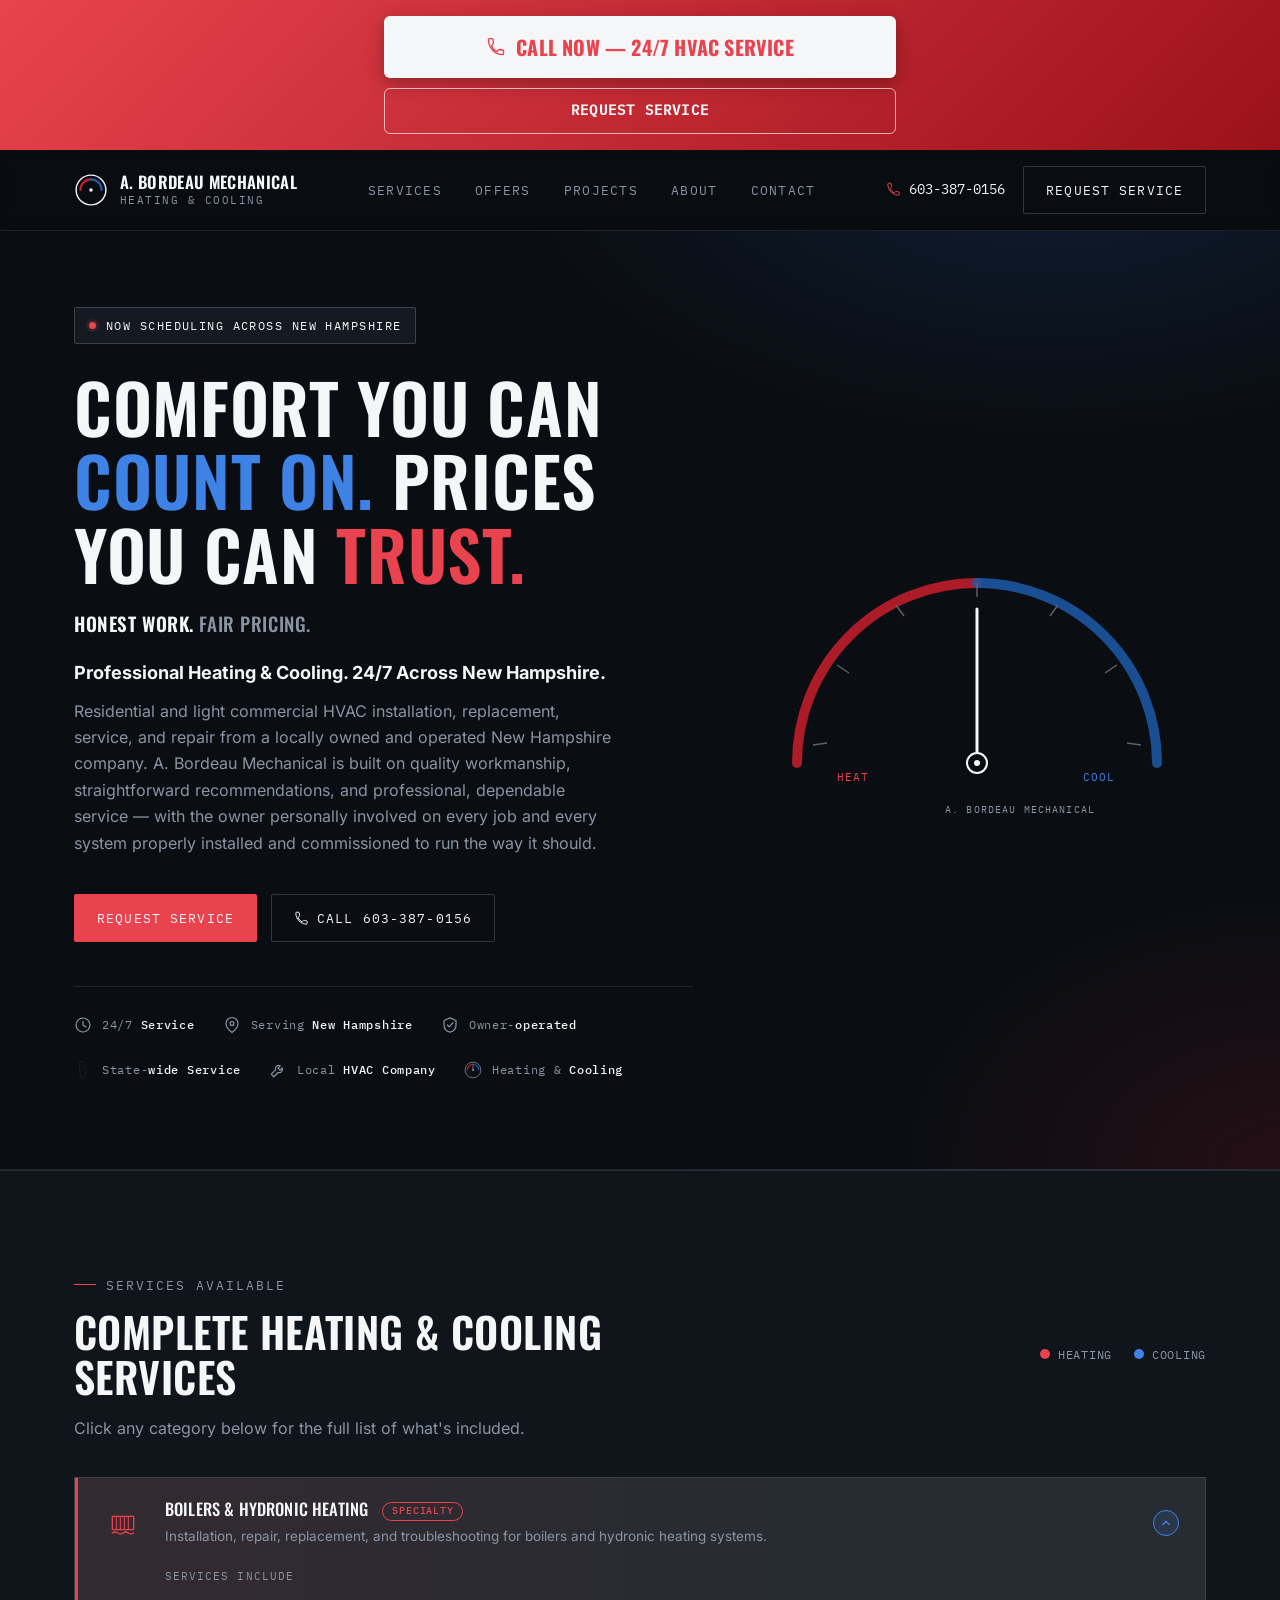
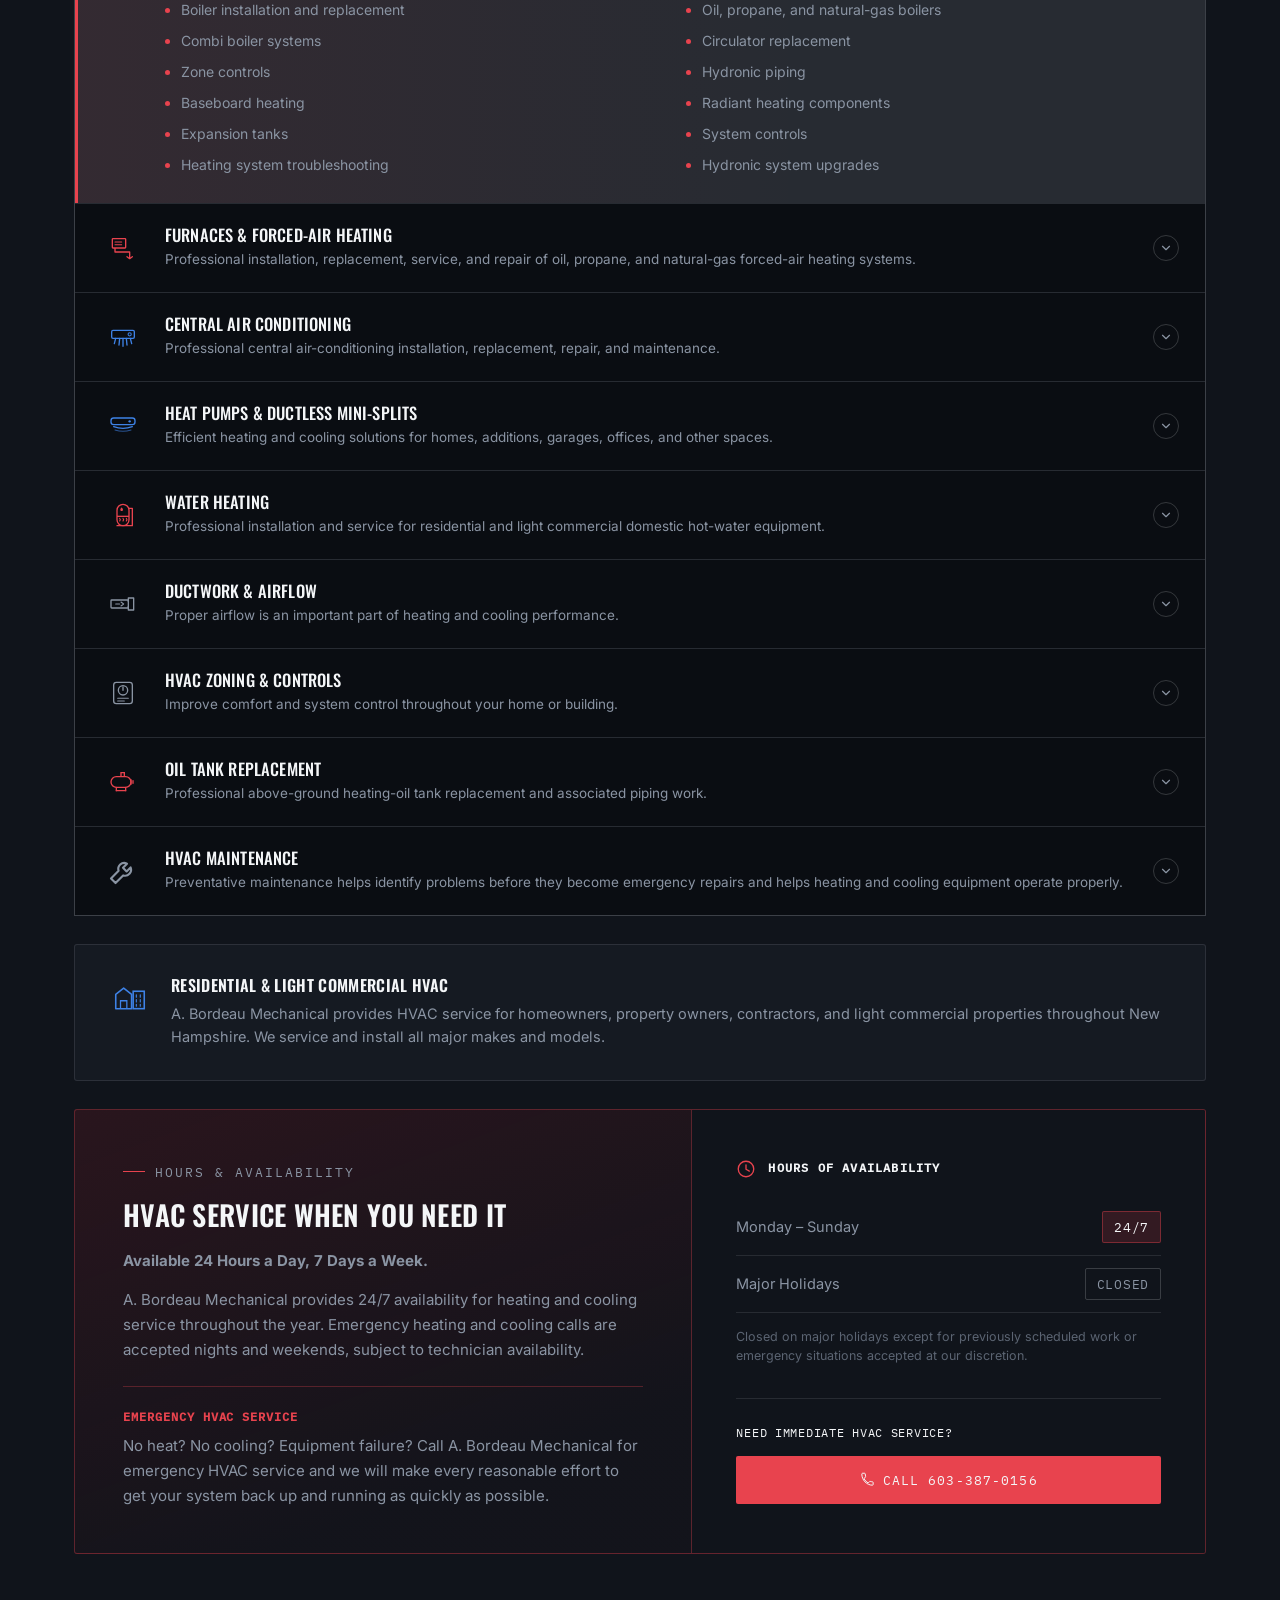
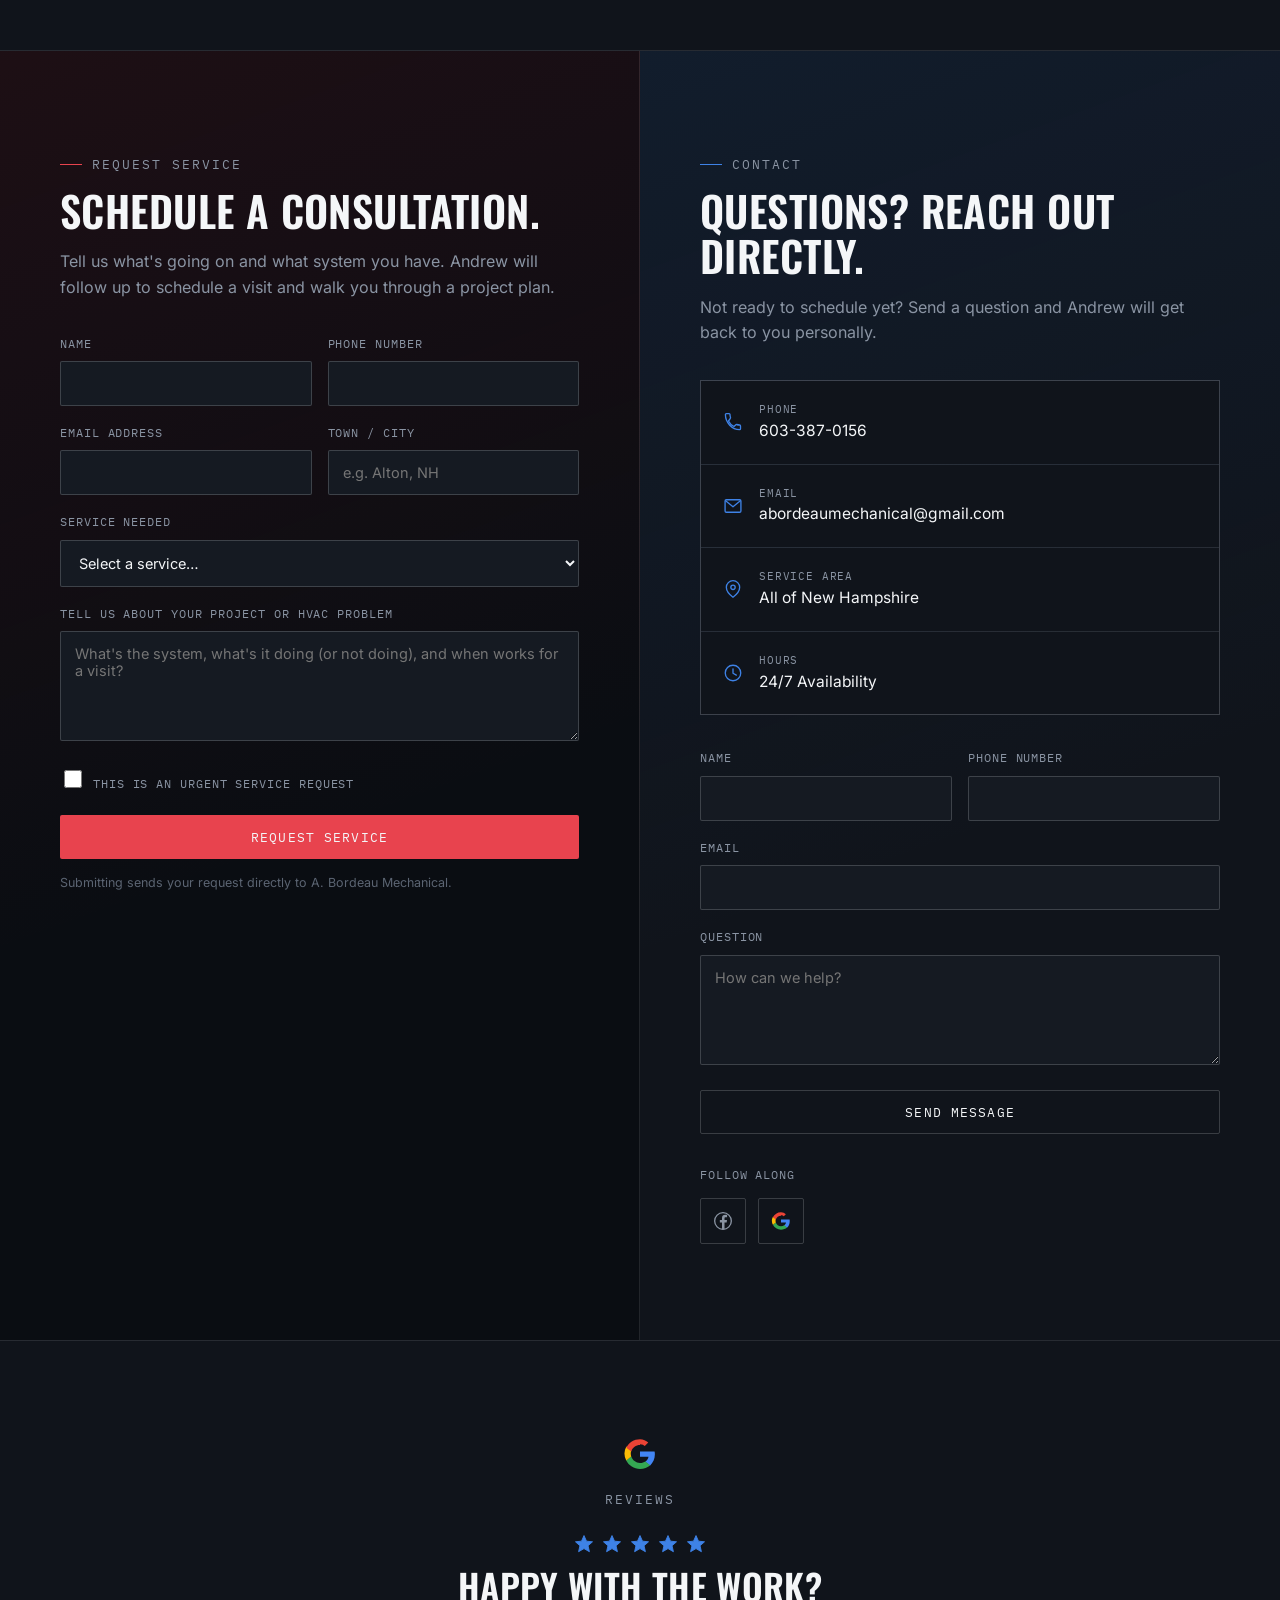
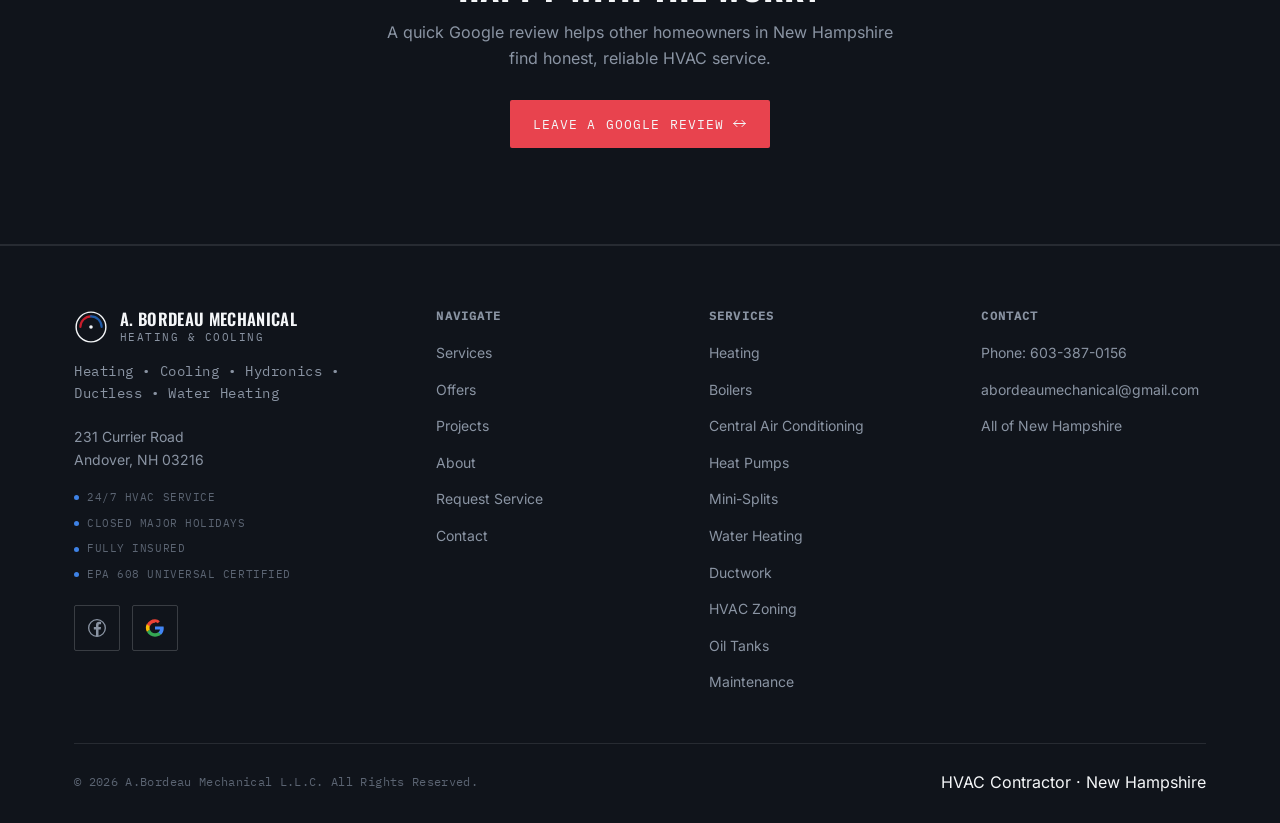
<file: index.html>
<!DOCTYPE html>
<html lang="en">
<head>
<meta charset="UTF-8">
<meta name="viewport" content="width=device-width, initial-scale=1.0">
<title>A. Bordeau Mechanical LLC | HVAC Services in New Hampshire</title>
<meta name="description" content="A. Bordeau Mechanical LLC provides oil &amp; gas burner service, AC, mini splits, hydronic heat, forced air, and oil tank installation across New Hampshire. Honest work. Fair pricing. 24/7 emergency service.">
<link rel="canonical" href="https://abordeaumechanical.com/">
<meta name="robots" content="index, follow">
<meta property="og:type" content="business.business">
<meta property="og:site_name" content="A. Bordeau Mechanical LLC">
<meta property="og:title" content="A. Bordeau Mechanical LLC | HVAC Services in New Hampshire">
<meta property="og:description" content="A. Bordeau Mechanical LLC provides oil &amp; gas burner service, AC, mini splits, hydronic heat, forced air, and oil tank installation across New Hampshire. Honest work. Fair pricing. 24/7 emergency service.">
<meta property="og:url" content="https://abordeaumechanical.com/">
<meta property="og:image" content="https://abordeaumechanical.com/assets/images/projects/minisplit-one-to-one.jpg">
<meta name="twitter:card" content="summary_large_image">
<meta name="twitter:title" content="A. Bordeau Mechanical LLC | HVAC Services in New Hampshire">
<meta name="twitter:description" content="A. Bordeau Mechanical LLC provides oil &amp; gas burner service, AC, mini splits, hydronic heat, forced air, and oil tank installation across New Hampshire. Honest work. Fair pricing. 24/7 emergency service.">
<meta name="twitter:image" content="https://abordeaumechanical.com/assets/images/projects/minisplit-one-to-one.jpg">
<link rel="icon" type="image/svg+xml" href="assets/images/favicon.svg">
<link rel="stylesheet" href="css/styles.css">
<script type="application/ld+json">
{
  "@context": "https://schema.org",
  "@type": "HVACBusiness",
  "name": "A. Bordeau Mechanical LLC",
  "image": "https://abordeaumechanical.com/assets/images/projects/minisplit-one-to-one.jpg",
  "url": "https://abordeaumechanical.com/",
  "telephone": "+16033870156",
  "email": "abordeaumechanical@gmail.com",
  "address": {
    "@type": "PostalAddress",
    "streetAddress": "231 Currier Road",
    "addressLocality": "Andover",
    "addressRegion": "NH",
    "postalCode": "03216",
    "addressCountry": "US"
  },
  "areaServed": {
    "@type": "State",
    "name": "New Hampshire"
  },
  "openingHoursSpecification": {
    "@type": "OpeningHoursSpecification",
    "dayOfWeek": ["Monday","Tuesday","Wednesday","Thursday","Friday","Saturday","Sunday"],
    "opens": "00:00",
    "closes": "23:59"
  },
  "sameAs": [
    "https://www.facebook.com/profile.php?id=61580463715435",
    "https://share.google/6Nv1IhUTbCi5prra8"
  ]
}
</script>
</head>
<body>
<svg xmlns="http://www.w3.org/2000/svg" style="display:none">
<symbol id="icon-arrow-lr" viewBox="0 0 24 24">
<path d="M3 12h18M3 12l5-5M3 12l5 5M21 12l-5-5M21 12l-5 5" fill="none" stroke="currentColor" stroke-width="1.6" stroke-linecap="round" stroke-linejoin="round"/>
</symbol>
<symbol id="icon-ductwork" viewBox="0 0 48 48">
<rect x="6" y="18" width="26" height="12" rx="1" fill="none" stroke="currentColor" stroke-width="2"/>
<path d="M32 21 L32 15 L40 15 L40 33 L32 33 L32 27" fill="none" stroke="currentColor" stroke-width="2" stroke-linejoin="round"/>
<path d="M13 24 L19 24 M21 21 L25 24 L21 27" fill="none" stroke="currentColor" stroke-width="1.6" stroke-linecap="round" stroke-linejoin="round"/>
</symbol>
<symbol id="icon-thermostat" viewBox="0 0 48 48">
<rect x="10" y="8" width="28" height="32" rx="4" fill="none" stroke="currentColor" stroke-width="2"/>
<circle cx="24" cy="20" r="7" fill="none" stroke="currentColor" stroke-width="2"/>
<path d="M24 20 L24 15" stroke="currentColor" stroke-width="2" stroke-linecap="round"/>
<path d="M16 32 L32 32 M16 36 L26 36" stroke="currentColor" stroke-width="1.6" stroke-linecap="round"/>
</symbol>
<symbol id="icon-buildings" viewBox="0 0 48 48">
<path d="M6 40 L6 22 L16 14 L26 22 L26 40 Z" fill="none" stroke="currentColor" stroke-width="2" stroke-linejoin="round"/>
<path d="M12 40 L12 30 L20 30 L20 40" fill="none" stroke="currentColor" stroke-width="1.6"/>
<rect x="28" y="18" width="14" height="22" fill="none" stroke="currentColor" stroke-width="2"/>
<path d="M32 22.5 L32 25.5 M37 22.5 L37 25.5 M32 28.5 L32 31.5 M37 28.5 L37 31.5 M32 34.5 L32 37 M37 34.5 L37 37" stroke="currentColor" stroke-width="1.4" stroke-linecap="round"/>
</symbol>
<symbol id="icon-chevron" viewBox="0 0 24 24">
<path d="M6 9l6 6 6-6" fill="none" stroke="currentColor" stroke-width="2" stroke-linecap="round" stroke-linejoin="round"/>
</symbol>
<symbol id="icon-wrench" viewBox="0 0 24 24">
<path d="M14.7 6.3a4.5 4.5 0 0 0-6 5.6L3 17.6 6.4 21l5.7-5.7a4.5 4.5 0 0 0 5.6-6l-3 3-2.7-2.7 3-3Z" fill="none" stroke="currentColor" stroke-width="1.6" stroke-linejoin="round" stroke-linecap="round"/>
</symbol>
<symbol id="icon-phone" viewBox="0 0 24 24">
<path d="M6.6 10.8c1.4 2.8 3.8 5.2 6.6 6.6l2.2-2.2c.3-.3.7-.4 1-.2 1.1.4 2.3.6 3.5.6.6 0 1.1.5 1.1 1.1V20c0 .6-.5 1.1-1.1 1.1C10.9 21.1 2.9 13.1 2.9 3.1 2.9 2.5 3.4 2 4 2h3.3c.6 0 1.1.5 1.1 1.1 0 1.2.2 2.4.6 3.5.1.4 0 .8-.2 1L6.6 10.8Z" fill="none" stroke="currentColor" stroke-width="1.6" stroke-linejoin="round"/>
</symbol>
<symbol id="icon-mail" viewBox="0 0 24 24">
<rect x="2.5" y="4.5" width="19" height="15" rx="1.5" fill="none" stroke="currentColor" stroke-width="1.6"/>
  <path d="M3.5 6 L12 13 L20.5 6" fill="none" stroke="currentColor" stroke-width="1.6" stroke-linecap="round" stroke-linejoin="round"/>
</symbol>
<symbol id="icon-map-pin" viewBox="0 0 24 24">
<path d="M12 2C7.6 2 4 5.6 4 10c0 6 8 12 8 12s8-6 8-12c0-4.4-3.6-8-8-8Z" fill="none" stroke="currentColor" stroke-width="1.6" stroke-linejoin="round"/>
  <circle cx="12" cy="10" r="2.6" fill="none" stroke="currentColor" stroke-width="1.6"/>
</symbol>
<symbol id="icon-clock" viewBox="0 0 24 24">
<circle cx="12" cy="12" r="9.3" fill="none" stroke="currentColor" stroke-width="1.6"/>
  <path d="M12 7 L12 12.3 L16 14.5" fill="none" stroke="currentColor" stroke-width="1.6" stroke-linecap="round" stroke-linejoin="round"/>
</symbol>
<symbol id="icon-check" viewBox="0 0 24 24">
<path d="M4 12.5 L9.5 18 L20 6" fill="none" stroke="currentColor" stroke-width="2" stroke-linecap="round" stroke-linejoin="round"/>
</symbol>
<symbol id="icon-shield" viewBox="0 0 24 24">
<path d="M12 2.5 20 6v6c0 5.2-3.4 8.6-8 9.5-4.6-.9-8-4.3-8-9.5V6l8-3.5Z" fill="none" stroke="currentColor" stroke-width="1.6" stroke-linejoin="round"/>
  <path d="M8.5 12 11 14.5 16 9" fill="none" stroke="currentColor" stroke-width="1.6" stroke-linecap="round" stroke-linejoin="round"/>
</symbol>
<symbol id="icon-facebook" viewBox="0 0 24 24">
<circle cx="12" cy="12" r="10" fill="none" stroke="currentColor" stroke-width="1.6"/>
  <path d="M13.8 21.9v-8h2.6l.4-3H13.8l0-2c0-.9.2-1.5 1.5-1.5h1.6V4.7c-.3 0-1.2-.1-2.3-.1-2.3 0-3.8 1.4-3.8 3.9v2.3H8.2v3h2.6v8h3Z" fill="currentColor" stroke="none"/>
</symbol>
<symbol id="icon-star" viewBox="0 0 24 24">
<path d="M12 2.8 14.7 8.9 21.3 9.6 16.4 13.9 17.9 20.4 12 17 6.1 20.4 7.6 13.9 2.7 9.6 9.3 8.9 Z" fill="currentColor" stroke="currentColor" stroke-width="1" stroke-linejoin="round"/>
</symbol>
<symbol id="icon-google" viewBox="0 0 24 24">
<path fill="#4285F4" d="M22.5 12.23c0-.82-.07-1.42-.22-2.05H12v3.72h5.98c-.12 1-.77 2.5-2.22 3.51l-.02.14 3.23 2.5.22.02c2.05-1.89 3.31-4.69 3.31-7.84Z"/>
<path fill="#34A853" d="M12 22.5c2.93 0 5.39-.96 7.19-2.61l-3.43-2.66c-.92.64-2.15 1.09-3.76 1.09-2.87 0-5.31-1.89-6.18-4.5l-.13.01-3.36 2.6-.04.13C4.06 20.09 7.75 22.5 12 22.5Z"/>
<path fill="#FBBC05" d="M5.82 13.82a6.6 6.6 0 0 1-.36-2.12c0-.74.13-1.45.35-2.12l-.01-.14L2.4 6.79l-.11.05a10.46 10.46 0 0 0 0 9.72l3.53-2.74Z"/>
<path fill="#EB4335" d="M12 5.08c1.64 0 2.74.7 3.37 1.29l2.46-2.4C16.28 2.44 14.38 1.5 12 1.5 7.75 1.5 4.06 3.91 2.29 7.5l3.53 2.72c.87-2.61 3.31-4.5 6.18-4.5Z"/>
</symbol>
<symbol id="icon-instagram" viewBox="0 0 24 24">
<rect x="2.5" y="2.5" width="19" height="19" rx="5.5" fill="none" stroke="currentColor" stroke-width="1.6"/>
  <circle cx="12" cy="12" r="4.6" fill="none" stroke="currentColor" stroke-width="1.6"/>
  <circle cx="17.6" cy="6.4" r="1.1" fill="currentColor" stroke="none"/>
</symbol>
<symbol id="icon-map-nh" viewBox="0 0 200 260">
<path d="M62 8 L96 8 L98 34 L108 40 L112 60 L128 66 L134 90 L120 96 L126 118 L138 130 L150 150 L146 176 L132 182 L134 206 L120 214 L118 236 L96 252 L74 246 L70 220 L58 214 L56 186 L64 176 L56 160 L60 138 L50 128 L54 100 L44 90 L48 66 L58 58 L54 34 Z"
        fill="none" stroke="currentColor" stroke-width="2" stroke-linejoin="round" stroke-linecap="round"/>
</symbol>
<symbol id="icon-oil-burner" viewBox="0 0 48 48">
<rect x="10" y="18" width="24" height="20" rx="1" fill="none" stroke="currentColor" stroke-width="2"/>
  <path d="M14 18 L14 12 L30 12 L30 18" fill="none" stroke="currentColor" stroke-width="2"/>
  <path d="M30 15 L38 15" fill="none" stroke="currentColor" stroke-width="2" stroke-linecap="round"/>
  <path d="M22 24 C 22 22, 24 21, 24 19 C 24 21, 26 22, 26 24 C 26 25.6, 24.9 27, 24 27 C 23.1 27, 22 25.6, 22 24 Z" fill="currentColor" stroke="none"/>
  <path d="M15 33 L33 33" fill="none" stroke="currentColor" stroke-width="2" stroke-linecap="round"/>
  <path d="M15 38 L15 41 M33 38 L33 41" fill="none" stroke="currentColor" stroke-width="2" stroke-linecap="round"/>
</symbol>
<symbol id="icon-gas-burner" viewBox="0 0 48 48">
<rect x="10" y="20" width="28" height="17" rx="1" fill="none" stroke="currentColor" stroke-width="2"/>
  <path d="M17 20 L17 13 M31 20 L31 13" fill="none" stroke="currentColor" stroke-width="2" stroke-linecap="round"/>
  <path d="M17 13 L31 13" fill="none" stroke="currentColor" stroke-width="2" stroke-linecap="round"/>
  <path d="M24 30 C 20 27, 20 23, 24 18 C 25 22, 28 22, 28 26 C 28 29, 26.5 30, 24 30 Z" fill="none" stroke="currentColor" stroke-width="2" stroke-linejoin="round"/>
  <path d="M14 37 L14 40 M34 37 L34 40" fill="none" stroke="currentColor" stroke-width="2" stroke-linecap="round"/>
</symbol>
<symbol id="icon-water-heater" viewBox="0 0 48 48">
<rect x="15" y="8" width="18" height="32" rx="9" fill="none" stroke="currentColor" stroke-width="2"/>
  <path d="M20 16 C 20 14, 22 13.5, 22 12 C 22 13.5, 24 14, 24 16 C 24 17.2, 23.1 18, 22 18 C 20.9 18, 20 17.2, 20 16 Z" fill="currentColor" stroke="none"/>
  <path d="M15 26 L33 26" fill="none" stroke="currentColor" stroke-width="2"/>
  <path d="M19 33 C 20.5 31.5, 20.5 30.5, 19 29 M24 33 C 25.5 31.5, 25.5 30.5, 24 29 M29 33 C 30.5 31.5, 30.5 30.5, 29 29" fill="none" stroke="currentColor" stroke-width="1.6" stroke-linecap="round"/>
  <path d="M33 14 L38 14 L38 40 L15 40" fill="none" stroke="currentColor" stroke-width="2" stroke-linecap="round" stroke-linejoin="round"/>
</symbol>
<symbol id="icon-air-conditioning" viewBox="0 0 48 48">
<rect x="7" y="14" width="34" height="12" rx="2" fill="none" stroke="currentColor" stroke-width="2"/>
  <path d="M13 26 L11 34 M19 26 L18 36 M24 26 L24 38 M29 26 L30 36 M35 26 L37 34" fill="none" stroke="currentColor" stroke-width="2" stroke-linecap="round"/>
  <circle cx="34" cy="20" r="2.4" fill="none" stroke="currentColor" stroke-width="1.6"/>
</symbol>
<symbol id="icon-mini-split" viewBox="0 0 48 48">
<rect x="6" y="12" width="36" height="10" rx="4" fill="none" stroke="currentColor" stroke-width="2"/>
  <path d="M10 25 Q 24 30 38 25" fill="none" stroke="currentColor" stroke-width="2" stroke-linecap="round"/>
  <path d="M12 30 Q 24 34 36 30" fill="none" stroke="currentColor" stroke-width="1.6" stroke-linecap="round" opacity="0.6"/>
  <circle cx="34" cy="17" r="1.8" fill="currentColor"/>
</symbol>
<symbol id="icon-oil-tank" viewBox="0 0 48 48">
<rect x="6" y="16" width="30" height="16" rx="8" fill="none" stroke="currentColor" stroke-width="2"/>
  <path d="M36 20 L36 28" fill="none" stroke="currentColor" stroke-width="2"/>
  <path d="M39 22 L39 26" fill="none" stroke="currentColor" stroke-width="2" stroke-linecap="round"/>
  <path d="M14 32 L14 37 M28 32 L28 37" fill="none" stroke="currentColor" stroke-width="2" stroke-linecap="round"/>
  <path d="M14 37 L28 37" fill="none" stroke="currentColor" stroke-width="2" stroke-linecap="round"/>
  <path d="M21 16 L21 10 L26 10 L26 16" fill="none" stroke="currentColor" stroke-width="2"/>
</symbol>
<symbol id="icon-hydronic-heat" viewBox="0 0 48 48">
<rect x="8" y="14" width="32" height="20" rx="1" fill="none" stroke="currentColor" stroke-width="2"/>
  <path d="M14 14 L14 34 M20 14 L20 34 M26 14 L26 34 M32 14 L32 34" fill="none" stroke="currentColor" stroke-width="1.6"/>
  <path d="M8 39 Q 12 36 16 39 T 24 39 T 32 39 T 40 39" fill="none" stroke="currentColor" stroke-width="2" stroke-linecap="round"/>
</symbol>
<symbol id="icon-forced-air" viewBox="0 0 48 48">
<rect x="8" y="10" width="20" height="14" rx="1" fill="none" stroke="currentColor" stroke-width="2"/>
  <path d="M12 24 L12 30 L34 30 L34 34" fill="none" stroke="currentColor" stroke-width="2" stroke-linejoin="round"/>
  <path d="M34 34 L34 40 M30 37 L34 40 L38 37" fill="none" stroke="currentColor" stroke-width="2" stroke-linecap="round" stroke-linejoin="round"/>
  <path d="M12 15 L22 15 M12 19 L22 19" fill="none" stroke="currentColor" stroke-width="1.6" stroke-linecap="round"/>
</symbol>
<symbol id="icon-gauge-mark" viewBox="0 0 48 48">
<circle cx="24" cy="24" r="21" fill="none" stroke="currentColor" stroke-width="2"/>
  <path d="M 24 24 L 24 8" fill="none" stroke="currentColor" stroke-width="2" stroke-linecap="round"/>
  <path d="M 9 24 A 15 15 0 0 1 24 9" fill="none" stroke="#C81E2C" stroke-width="3" stroke-linecap="round"/>
  <path d="M 24 9 A 15 15 0 0 1 39 24" fill="none" stroke="#1E5AA8" stroke-width="3" stroke-linecap="round"/>
  <circle cx="24" cy="24" r="2.5" fill="currentColor"/>
</symbol>
</svg>

<a class="skip-link" href="#main" style="position:absolute;left:-9999px;">Skip to content</a>

<!-- =========================== URGENT TOP CTA =========================== -->
<div class="urgent-bar">
  <div class="wrap urgent-bar-inner">
    <a href="tel:6033870156" class="urgent-call-btn">
      <svg viewBox="0 0 24 24"><use href="#icon-phone" xlink:href="#icon-phone"></use></svg>
      Call Now &mdash; 24/7 HVAC Service
    </a>
    <a href="#quote" class="urgent-request-btn">Request Service</a>
  </div>
</div>

<!-- =========================== HEADER =========================== -->
<header class="site-header">
  <div class="wrap">
    <a href="#top" class="brand" aria-label="A. Bordeau Mechanical LLC home">
      <span class="brand-mark" aria-hidden="true">
        <svg viewBox="0 0 48 48" xmlns="http://www.w3.org/2000/svg" width="100%" height="100%">
          <circle cx="24" cy="24" r="21" fill="none" stroke="currentColor" stroke-width="2"/>
          <path d="M 9 24 A 15 15 0 0 1 24 9" fill="none" stroke="#C81E2C" stroke-width="3" stroke-linecap="round"/>
          <path d="M 24 9 A 15 15 0 0 1 39 24" fill="none" stroke="#1E5AA8" stroke-width="3" stroke-linecap="round"/>
          <circle cx="24" cy="24" r="2.5" fill="currentColor"/>
        </svg>
      </span>
      <span class="brand-text">
        <span class="brand-name">A. Bordeau Mechanical</span>
        <span class="brand-sub">Heating &amp; Cooling</span>
      </span>
    </a>

    <nav class="main-nav" id="main-nav">
      <ul>
        <li><a href="#services">Services</a></li>
        <li><a href="special-offers.html">Offers</a></li>
        <li><a href="projects.html">Projects</a></li>
        <li><a href="about.html">About</a></li>
        <li><a href="#contact">Contact</a></li>
        <li class="nav-call-item">
          <a href="tel:6033870156" class="btn btn-outline btn-block">
            <svg viewBox="0 0 24 24" width="15" height="15"><use href="#icon-phone" xlink:href="#icon-phone"></use></svg>
            Call 603-387-0156
          </a>
        </li>
        <li class="nav-cta-item"><a href="#quote" class="btn btn-primary btn-block">Request Service</a></li>
      </ul>
    </nav>

    <div class="header-actions">
      <a class="header-phone" href="tel:6033870156">
        <svg viewBox="0 0 24 24"><use href="#icon-phone" xlink:href="#icon-phone"></use></svg>
        603-387-0156
      </a>
      <a href="#quote" class="btn btn-outline">Request Service</a>
      <button class="nav-toggle" id="nav-toggle" aria-label="Toggle menu" aria-expanded="false" aria-controls="main-nav">
        <svg id="nav-toggle-icon" viewBox="0 0 24 24" fill="none" stroke="currentColor" stroke-width="1.8"><path d="M3 6h18M3 12h18M3 18h18"/></svg>
      </button>
    </div>
  </div>
</header>

<main id="main">

  <!-- =========================== HERO / ACTION STATEMENT =========================== -->
  <section class="hero" id="top">
    <div class="wrap">
      <div class="hero-content">
        <span class="hero-badge"><span class="dot"></span> Now scheduling across New Hampshire</span>
        <h1>Comfort You Can <span class="accent-blue">Count On.</span> Prices You Can <span class="accent-red">Trust.</span></h1>
        <p class="hero-motto"><strong>Honest Work.</strong> Fair Pricing.</p>
        <p class="hero-lede-lead">Professional Heating &amp; Cooling. 24/7 Across New Hampshire.</p>
        <p class="hero-lede">Residential and light commercial HVAC installation, replacement, service, and repair from a locally owned and operated New Hampshire company. A. Bordeau Mechanical is built on quality workmanship, straightforward recommendations, and professional, dependable service &mdash; with the owner personally involved on every job and every system properly installed and commissioned to run the way it should.</p>
        <div class="hero-ctas">
          <a href="#quote" class="btn btn-primary">Request Service</a>
          <a href="tel:6033870156" class="btn btn-outline">
            <svg viewBox="0 0 24 24" width="15" height="15"><use href="#icon-phone" xlink:href="#icon-phone"></use></svg>
            Call 603-387-0156
          </a>
        </div>
        <div class="hero-meta">
          <div class="hero-meta-item">
            <svg viewBox="0 0 24 24"><use href="#icon-clock" xlink:href="#icon-clock"></use></svg>
            <span class="label">24/7 <strong>Service</strong></span>
          </div>
          <div class="hero-meta-item">
            <svg viewBox="0 0 24 24"><use href="#icon-map-pin" xlink:href="#icon-map-pin"></use></svg>
            <span class="label">Serving <strong>New Hampshire</strong></span>
          </div>
          <div class="hero-meta-item">
            <svg viewBox="0 0 24 24"><use href="#icon-shield" xlink:href="#icon-shield"></use></svg>
            <span class="label">Owner-<strong>operated</strong></span>
          </div>
          <div class="hero-meta-item">
            <svg viewBox="0 0 200 260"><use href="#icon-map-nh" xlink:href="#icon-map-nh"></use></svg>
            <span class="label">State-<strong>wide Service</strong></span>
          </div>
          <div class="hero-meta-item">
            <svg viewBox="0 0 24 24"><use href="#icon-wrench" xlink:href="#icon-wrench"></use></svg>
            <span class="label">Local <strong>HVAC Company</strong></span>
          </div>
          <div class="hero-meta-item">
            <svg viewBox="0 0 48 48"><use href="#icon-gauge-mark" xlink:href="#icon-gauge-mark"></use></svg>
            <span class="label">Heating &amp; <strong>Cooling</strong></span>
          </div>
        </div>
      </div>

      <div class="gauge-wrap" aria-hidden="true">
        <svg class="gauge" viewBox="0 0 420 300" xmlns="http://www.w3.org/2000/svg">
          <path d="M 30 220 A 180 180 0 0 1 210 40" fill="none" stroke="#C81E2C" stroke-width="10" stroke-linecap="round" opacity="0.85"/>
          <path d="M 210 40 A 180 180 0 0 1 390 220" fill="none" stroke="#1E5AA8" stroke-width="10" stroke-linecap="round" opacity="0.85"/>
          <g stroke="#5B6472" stroke-width="1.4">
            <path d="M 210 40 L 210 54"/>
            <path d="M 129 62 L 137 73"/>
            <path d="M 70 122 L 82 130"/>
            <path d="M 46 202 L 60 200"/>
            <path d="M 291 62 L 283 73"/>
            <path d="M 350 122 L 338 130"/>
            <path d="M 374 202 L 360 200"/>
          </g>
          <text x="70" y="238" class="gauge-label-heat">HEAT</text>
          <text x="316" y="238" class="gauge-label-cool">COOL</text>
          <text x="178" y="270" class="gauge-label-center">A. BORDEAU MECHANICAL</text>
          <g class="gauge-needle">
            <path d="M 210 220 L 210 66" stroke="#F4F6F8" stroke-width="3" stroke-linecap="round"/>
            <circle cx="210" cy="220" r="10" fill="#0A0D12" stroke="#F4F6F8" stroke-width="2"/>
          </g>
          <circle cx="210" cy="220" r="3" fill="#F4F6F8"/>
        </svg>
      </div>
    </div>
  </section>

  <!-- =========================== SERVICES =========================== -->
  <section id="services" class="section-alt">
    <div class="wrap">
      <div class="services-toolbar">
        <div class="section-head" style="margin-bottom:0;">
          <span class="eyebrow">Services Available</span>
          <h2>Complete Heating &amp; Cooling Services</h2>
          <p>Click any category below for the full list of what's included.</p>
        </div>
        <div class="services-legend">
          <span class="legend-item"><span class="legend-swatch heat"></span>Heating</span>
          <span class="legend-item"><span class="legend-swatch cool"></span>Cooling</span>
        </div>
      </div>

      <div class="services-accordion">

        <details class="service-detail is-heat is-featured" open>
          <summary>
            <span class="service-detail-icon"><svg viewBox="0 0 48 48"><use href="#icon-hydronic-heat" xlink:href="#icon-hydronic-heat"></use></svg></span>
            <span class="service-detail-heading">
              <h3>Boilers &amp; Hydronic Heating <span class="service-detail-badge">Specialty</span></h3>
              <p>Installation, repair, replacement, and troubleshooting for boilers and hydronic heating systems.</p>
            </span>
            <span class="service-detail-toggle"><svg viewBox="0 0 24 24"><use href="#icon-chevron" xlink:href="#icon-chevron"></use></svg></span>
          </summary>
          <div class="service-detail-body">
            <div class="service-detail-label">Services Include</div>
            <ul class="service-detail-list">
              <li>Boiler installation and replacement</li>
              <li>Oil, propane, and natural-gas boilers</li>
              <li>Combi boiler systems</li>
              <li>Circulator replacement</li>
              <li>Zone controls</li>
              <li>Hydronic piping</li>
              <li>Baseboard heating</li>
              <li>Radiant heating components</li>
              <li>Expansion tanks</li>
              <li>System controls</li>
              <li>Heating system troubleshooting</li>
              <li>Hydronic system upgrades</li>
            </ul>
          </div>
        </details>

        <details class="service-detail is-heat">
          <summary>
            <span class="service-detail-icon"><svg viewBox="0 0 48 48"><use href="#icon-forced-air" xlink:href="#icon-forced-air"></use></svg></span>
            <span class="service-detail-heading">
              <h3>Furnaces &amp; Forced-Air Heating</h3>
              <p>Professional installation, replacement, service, and repair of oil, propane, and natural-gas forced-air heating systems.</p>
            </span>
            <span class="service-detail-toggle"><svg viewBox="0 0 24 24"><use href="#icon-chevron" xlink:href="#icon-chevron"></use></svg></span>
          </summary>
          <div class="service-detail-body">
            <div class="service-detail-label">Services Include</div>
            <ul class="service-detail-list">
              <li>Furnace installation and replacement</li>
              <li>Oil furnace service and repair</li>
              <li>Gas and propane furnace service</li>
              <li>Heating system diagnostics</li>
              <li>Blower and airflow troubleshooting</li>
              <li>Thermostat and control service</li>
              <li>Furnace maintenance</li>
              <li>Forced-air system upgrades</li>
              <li>High-efficiency furnace installation</li>
            </ul>
          </div>
        </details>

        <details class="service-detail is-cool">
          <summary>
            <span class="service-detail-icon"><svg viewBox="0 0 48 48"><use href="#icon-air-conditioning" xlink:href="#icon-air-conditioning"></use></svg></span>
            <span class="service-detail-heading">
              <h3>Central Air Conditioning</h3>
              <p>Professional central air-conditioning installation, replacement, repair, and maintenance.</p>
            </span>
            <span class="service-detail-toggle"><svg viewBox="0 0 24 24"><use href="#icon-chevron" xlink:href="#icon-chevron"></use></svg></span>
          </summary>
          <div class="service-detail-body">
            <div class="service-detail-label">Services Include</div>
            <ul class="service-detail-list">
              <li>New central A/C installation</li>
              <li>A/C replacement</li>
              <li>Cooling system diagnostics</li>
              <li>Air-conditioning repair</li>
              <li>Refrigerant system troubleshooting</li>
              <li>Evaporator and condenser replacement</li>
              <li>Thermostat upgrades</li>
              <li>Seasonal maintenance</li>
              <li>Airflow improvements</li>
              <li>Complete heating and cooling system installations</li>
            </ul>
          </div>
        </details>

        <details class="service-detail is-cool">
          <summary>
            <span class="service-detail-icon"><svg viewBox="0 0 48 48"><use href="#icon-mini-split" xlink:href="#icon-mini-split"></use></svg></span>
            <span class="service-detail-heading">
              <h3>Heat Pumps &amp; Ductless Mini-Splits</h3>
              <p>Efficient heating and cooling solutions for homes, additions, garages, offices, and other spaces.</p>
            </span>
            <span class="service-detail-toggle"><svg viewBox="0 0 24 24"><use href="#icon-chevron" xlink:href="#icon-chevron"></use></svg></span>
          </summary>
          <div class="service-detail-body">
            <div class="service-detail-label">Services Include</div>
            <ul class="service-detail-list">
              <li>Single-zone mini-split installation</li>
              <li>Multi-zone mini-split installation</li>
              <li>Heat pump installation</li>
              <li>Mini-split replacement</li>
              <li>Mini-split repair and diagnostics</li>
              <li>Refrigerant troubleshooting</li>
              <li>System commissioning</li>
              <li>Indoor and outdoor unit service</li>
              <li>Supplemental heating applications</li>
              <li>Whole-home ductless solutions</li>
            </ul>
          </div>
        </details>

        <details class="service-detail is-heat">
          <summary>
            <span class="service-detail-icon"><svg viewBox="0 0 48 48"><use href="#icon-water-heater" xlink:href="#icon-water-heater"></use></svg></span>
            <span class="service-detail-heading">
              <h3>Water Heating</h3>
              <p>Professional installation and service for residential and light commercial domestic hot-water equipment.</p>
            </span>
            <span class="service-detail-toggle"><svg viewBox="0 0 24 24"><use href="#icon-chevron" xlink:href="#icon-chevron"></use></svg></span>
          </summary>
          <div class="service-detail-body">
            <div class="service-detail-label">Services Include</div>
            <ul class="service-detail-list">
              <li>Tankless water heaters</li>
              <li>Indirect water heaters</li>
              <li>Conventional tank-type water heaters</li>
              <li>Water heater replacement</li>
              <li>Domestic hot-water troubleshooting</li>
              <li>Tankless flushing and maintenance</li>
              <li>Boiler-connected indirect systems</li>
            </ul>
          </div>
        </details>

        <details class="service-detail">
          <summary>
            <span class="service-detail-icon"><svg viewBox="0 0 48 48"><use href="#icon-ductwork" xlink:href="#icon-ductwork"></use></svg></span>
            <span class="service-detail-heading">
              <h3>Ductwork &amp; Airflow</h3>
              <p>Proper airflow is an important part of heating and cooling performance.</p>
            </span>
            <span class="service-detail-toggle"><svg viewBox="0 0 24 24"><use href="#icon-chevron" xlink:href="#icon-chevron"></use></svg></span>
          </summary>
          <div class="service-detail-body">
            <div class="service-detail-label">Services Include</div>
            <ul class="service-detail-list">
              <li>New ductwork installation</li>
              <li>Existing duct modifications</li>
              <li>Supply duct installation</li>
              <li>Return duct installation</li>
              <li>Duct repairs</li>
              <li>Duct replacement</li>
              <li>Duct insulation</li>
              <li>Airflow corrections</li>
              <li>Filter cabinet upgrades</li>
              <li>High-efficiency filtration</li>
              <li>HVAC system additions</li>
            </ul>
          </div>
        </details>

        <details class="service-detail">
          <summary>
            <span class="service-detail-icon"><svg viewBox="0 0 48 48"><use href="#icon-thermostat" xlink:href="#icon-thermostat"></use></svg></span>
            <span class="service-detail-heading">
              <h3>HVAC Zoning &amp; Controls</h3>
              <p>Improve comfort and system control throughout your home or building.</p>
            </span>
            <span class="service-detail-toggle"><svg viewBox="0 0 24 24"><use href="#icon-chevron" xlink:href="#icon-chevron"></use></svg></span>
          </summary>
          <div class="service-detail-body">
            <div class="service-detail-label">Services Include</div>
            <ul class="service-detail-list">
              <li>HVAC zoning systems</li>
              <li>Zone control panels</li>
              <li>Motorized dampers</li>
              <li>Thermostat replacement</li>
              <li>Wi-Fi thermostat installation</li>
              <li>Smart thermostat upgrades</li>
              <li>Heating and cooling controls</li>
              <li>Control system troubleshooting</li>
            </ul>
          </div>
        </details>

        <details class="service-detail is-heat">
          <summary>
            <span class="service-detail-icon"><svg viewBox="0 0 48 48"><use href="#icon-oil-tank" xlink:href="#icon-oil-tank"></use></svg></span>
            <span class="service-detail-heading">
              <h3>Oil Tank Replacement</h3>
              <p>Professional above-ground heating-oil tank replacement and associated piping work.</p>
            </span>
            <span class="service-detail-toggle"><svg viewBox="0 0 24 24"><use href="#icon-chevron" xlink:href="#icon-chevron"></use></svg></span>
          </summary>
          <div class="service-detail-body">
            <div class="service-detail-label">Services Include</div>
            <ul class="service-detail-list">
              <li>Oil tank replacement</li>
              <li>Existing tank removal</li>
              <li>Tank piping</li>
              <li>Oil valves and fittings</li>
              <li>Tank gauges</li>
              <li>Fill and vent piping modifications</li>
              <li>System startup and testing</li>
            </ul>
          </div>
        </details>

        <details class="service-detail">
          <summary>
            <span class="service-detail-icon"><svg viewBox="0 0 48 48"><use href="#icon-wrench" xlink:href="#icon-wrench"></use></svg></span>
            <span class="service-detail-heading">
              <h3>HVAC Maintenance</h3>
              <p>Preventative maintenance helps identify problems before they become emergency repairs and helps heating and cooling equipment operate properly.</p>
            </span>
            <span class="service-detail-toggle"><svg viewBox="0 0 24 24"><use href="#icon-chevron" xlink:href="#icon-chevron"></use></svg></span>
          </summary>
          <div class="service-detail-body">
            <div class="service-detail-label">Available Maintenance Services Include</div>
            <ul class="service-detail-list">
              <li>Oil heating maintenance</li>
              <li>Gas and propane heating maintenance</li>
              <li>Boiler maintenance</li>
              <li>Central A/C maintenance</li>
              <li>Heat pump maintenance</li>
              <li>Mini-split cleaning and maintenance</li>
              <li>Tankless water heater maintenance</li>
              <li>Seasonal system inspections</li>
            </ul>
          </div>
        </details>

      </div>

      <div class="service-scope-panel">
        <svg viewBox="0 0 48 48"><use href="#icon-buildings" xlink:href="#icon-buildings"></use></svg>
        <div>
          <h3>Residential &amp; Light Commercial HVAC</h3>
          <p>A. Bordeau Mechanical provides HVAC service for homeowners, property owners, contractors, and light commercial properties throughout New Hampshire. We service and install all major makes and models.</p>
        </div>
      </div>

      <div class="availability-panel">
        <div class="availability-copy">
          <span class="eyebrow">Hours &amp; Availability</span>
          <h3>HVAC Service When You Need It</h3>
          <p><strong>Available 24 Hours a Day, 7 Days a Week.</strong></p>
          <p>A. Bordeau Mechanical provides 24/7 availability for heating and cooling service throughout the year. Emergency heating and cooling calls are accepted nights and weekends, subject to technician availability.</p>

          <div class="availability-emergency">
            <h4>Emergency HVAC Service</h4>
            <p>No heat? No cooling? Equipment failure? Call A. Bordeau Mechanical for emergency HVAC service and we will make every reasonable effort to get your system back up and running as quickly as possible.</p>
          </div>
        </div>

        <div class="availability-card">
          <div class="availability-hours">
            <div class="availability-hours-head">
              <svg viewBox="0 0 24 24"><use href="#icon-clock" xlink:href="#icon-clock"></use></svg>
              <h4>Hours of Availability</h4>
            </div>
            <div class="hours-row">
              <span class="hours-day">Monday &ndash; Sunday</span>
              <span class="hours-value is-open">24/7</span>
            </div>
            <div class="hours-row">
              <span class="hours-day">Major Holidays</span>
              <span class="hours-value is-closed">Closed</span>
            </div>
            <p class="hours-note">Closed on major holidays except for previously scheduled work or emergency situations accepted at our discretion.</p>
          </div>

          <div class="availability-cta">
            <div class="availability-cta-label">Need Immediate HVAC Service?</div>
            <a href="tel:6033870156" class="btn btn-primary btn-block">
              <svg viewBox="0 0 24 24" width="15" height="15"><use href="#icon-phone" xlink:href="#icon-phone"></use></svg>
              Call 603-387-0156
            </a>
          </div>
        </div>
      </div>
    </div>
  </section>

  <!-- =========================== REQUEST SERVICE + CONTACT (split) =========================== -->
  <section style="padding:0;" id="quote-contact-wrap">
    <div class="split">

      <!-- REQUEST SERVICE -->
      <div class="split-panel is-quote" id="quote">
        <div class="section-head">
          <span class="eyebrow">Request Service</span>
          <h2>Schedule a consultation.</h2>
          <p>Tell us what's going on and what system you have. Andrew will follow up to schedule a visit and walk you through a project plan.</p>
        </div>

        <form id="quote-form" novalidate action="https://formspree.io/f/xoeaggae" method="POST">
          <div class="form-row">
            <div class="form-field">
              <label for="q-name">Name</label>
              <input type="text" id="q-name" name="name" required autocomplete="name">
            </div>
            <div class="form-field">
              <label for="q-phone">Phone Number</label>
              <input type="tel" id="q-phone" name="phone" required autocomplete="tel">
            </div>
          </div>
          <div class="form-row">
            <div class="form-field">
              <label for="q-email">Email Address</label>
              <input type="email" id="q-email" name="email" required autocomplete="email">
            </div>
            <div class="form-field">
              <label for="q-town">Town / City</label>
              <input type="text" id="q-town" name="town" placeholder="e.g. Alton, NH" required autocomplete="address-level2">
            </div>
          </div>
          <div class="form-field">
            <label for="q-service">Service Needed</label>
            <select id="q-service" name="service" required>
              <option value="" disabled selected>Select a service&hellip;</option>
              <option>Heating Repair</option>
              <option>Boiler Service</option>
              <option>Furnace Service</option>
              <option>Air Conditioning Repair</option>
              <option>Mini-Split / Heat Pump</option>
              <option>Water Heater</option>
              <option>Oil Tank</option>
              <option>HVAC Maintenance</option>
              <option>New System Estimate</option>
              <option>Ductwork</option>
              <option>New Construction</option>
              <option>Commercial HVAC</option>
              <option>Other</option>
            </select>
          </div>
          <div class="form-field">
            <label for="q-details">Tell Us About Your Project or HVAC Problem</label>
            <textarea id="q-details" name="details" placeholder="What's the system, what's it doing (or not doing), and when works for a visit?"></textarea>
          </div>
          <div class="form-field form-field-checkbox">
            <label class="checkbox-label" for="q-urgent">
              <input type="checkbox" id="q-urgent" name="urgent" value="Yes &mdash; this is urgent">
              <span>This is an urgent service request</span>
            </label>
          </div>
          <button type="submit" class="btn btn-primary btn-block">Request Service</button>
          <p class="form-note">Submitting sends your request directly to A. Bordeau Mechanical.</p>
          <p class="form-status" id="quote-status"></p>
        </form>
      </div>

      <!-- CONTACT -->
      <div class="split-panel is-contact" id="contact">
        <div class="section-head">
          <span class="eyebrow is-blue">Contact</span>
          <h2>Questions? Reach out directly.</h2>
          <p>Not ready to schedule yet? Send a question and Andrew will get back to you personally.</p>
        </div>

        <div class="contact-cards">
          <div class="contact-card">
            <svg viewBox="0 0 24 24"><use href="#icon-phone" xlink:href="#icon-phone"></use></svg>
            <div>
              <div class="k">Phone</div>
              <a class="v" href="tel:6033870156">603-387-0156</a>
            </div>
          </div>
          <div class="contact-card">
            <svg viewBox="0 0 24 24"><use href="#icon-mail" xlink:href="#icon-mail"></use></svg>
            <div>
              <div class="k">Email</div>
              <a class="v" href="mailto:abordeaumechanical@gmail.com">abordeaumechanical@gmail.com</a>
            </div>
          </div>
          <div class="contact-card">
            <svg viewBox="0 0 24 24"><use href="#icon-map-pin" xlink:href="#icon-map-pin"></use></svg>
            <div>
              <div class="k">Service Area</div>
              <span class="v">All of New Hampshire</span>
            </div>
          </div>
          <div class="contact-card">
            <svg viewBox="0 0 24 24"><use href="#icon-clock" xlink:href="#icon-clock"></use></svg>
            <div>
              <div class="k">Hours</div>
              <span class="v">24/7 Availability</span>
            </div>
          </div>
        </div>

        <form id="contact-form" novalidate action="https://formspree.io/f/mvkpeepb" method="POST">
          <div class="form-row">
            <div class="form-field">
              <label for="c-name">Name</label>
              <input type="text" id="c-name" name="name" required autocomplete="name">
            </div>
            <div class="form-field">
              <label for="c-phone">Phone Number</label>
              <input type="tel" id="c-phone" name="phone" required autocomplete="tel">
            </div>
          </div>
          <div class="form-field">
            <label for="c-email">Email</label>
            <input type="email" id="c-email" name="email" required autocomplete="email">
          </div>
          <div class="form-field">
            <label for="c-message">Question</label>
            <textarea id="c-message" name="message" required placeholder="How can we help?"></textarea>
          </div>
          <button type="submit" class="btn btn-outline btn-block">Send Message</button>
          <p class="form-status" id="contact-status"></p>
        </form>

        <div style="margin-top:32px;">
          <div class="k" style="font-family:var(--font-mono);font-size:11.5px;letter-spacing:0.08em;text-transform:uppercase;color:var(--steel);margin-bottom:14px;">Follow Along</div>
          <div class="social-row">
            <a class="social-btn" href="https://www.facebook.com/profile.php?id=61580463715435" target="_blank" rel="noopener noreferrer" aria-label="A. Bordeau Mechanical on Facebook">
              <svg viewBox="0 0 24 24"><use href="#icon-facebook" xlink:href="#icon-facebook"></use></svg>
            </a>
            <a class="social-btn" href="https://share.google/6Nv1IhUTbCi5prra8" target="_blank" rel="noopener noreferrer" aria-label="A. Bordeau Mechanical on Google">
              <svg viewBox="0 0 24 24"><use href="#icon-google" xlink:href="#icon-google"></use></svg>
            </a>
          </div>
        </div>
      </div>

    </div>
  </section>

  <!-- =========================== GOOGLE REVIEWS =========================== -->
  <section id="google-review" class="section-alt">
    <div class="wrap">
      <div class="review-panel">
        <svg class="review-panel-icon" viewBox="0 0 24 24" aria-hidden="true"><use href="#icon-google" xlink:href="#icon-google"></use></svg>
        <span class="eyebrow is-blue">Reviews</span>
        <div class="review-stars" aria-hidden="true">
          <svg viewBox="0 0 24 24"><use href="#icon-star" xlink:href="#icon-star"></use></svg>
          <svg viewBox="0 0 24 24"><use href="#icon-star" xlink:href="#icon-star"></use></svg>
          <svg viewBox="0 0 24 24"><use href="#icon-star" xlink:href="#icon-star"></use></svg>
          <svg viewBox="0 0 24 24"><use href="#icon-star" xlink:href="#icon-star"></use></svg>
          <svg viewBox="0 0 24 24"><use href="#icon-star" xlink:href="#icon-star"></use></svg>
        </div>
        <h2>Happy with the work?</h2>
        <p>A quick Google review helps other homeowners in New Hampshire find honest, reliable HVAC service.</p>
        <a class="btn btn-primary" href="https://g.page/r/CWC2XyKQsCLNECE/review" target="_blank" rel="noopener noreferrer">
          Leave a Google Review
          <svg viewBox="0 0 24 24" width="15" height="15"><use href="#icon-arrow-lr" xlink:href="#icon-arrow-lr"></use></svg>
        </a>
      </div>
    </div>
  </section>

</main>

<!-- =========================== FOOTER =========================== -->
<footer class="site-footer">
  <div class="wrap">
    <div class="footer-top">
      <div class="footer-brand">
        <a href="#top" class="brand">
          <span class="brand-mark" aria-hidden="true">
            <svg viewBox="0 0 48 48" xmlns="http://www.w3.org/2000/svg" width="100%" height="100%">
              <circle cx="24" cy="24" r="21" fill="none" stroke="currentColor" stroke-width="2"/>
              <path d="M 9 24 A 15 15 0 0 1 24 9" fill="none" stroke="#C81E2C" stroke-width="3" stroke-linecap="round"/>
              <path d="M 24 9 A 15 15 0 0 1 39 24" fill="none" stroke="#1E5AA8" stroke-width="3" stroke-linecap="round"/>
              <circle cx="24" cy="24" r="2.5" fill="currentColor"/>
            </svg>
          </span>
          <span class="brand-text">
            <span class="brand-name">A. Bordeau Mechanical</span>
            <span class="brand-sub">Heating &amp; Cooling</span>
          </span>
        </a>
        <p class="footer-tagline">Heating &bull; Cooling &bull; Hydronics &bull; Ductless &bull; Water Heating</p>
        <address class="footer-address">231 Currier Road<br>Andover, NH 03216</address>
        <ul class="footer-badges">
          <li>24/7 HVAC Service</li>
          <li>Closed Major Holidays</li>
          <li>Fully Insured</li>
          <li>EPA 608 Universal Certified</li>
        </ul>
        <div class="social-row">
          <a class="social-btn" href="https://www.facebook.com/profile.php?id=61580463715435" target="_blank" rel="noopener noreferrer" aria-label="Facebook">
            <svg viewBox="0 0 24 24"><use href="#icon-facebook" xlink:href="#icon-facebook"></use></svg>
          </a>
          <a class="social-btn" href="https://share.google/6Nv1IhUTbCi5prra8" target="_blank" rel="noopener noreferrer" aria-label="A. Bordeau Mechanical on Google">
            <svg viewBox="0 0 24 24"><use href="#icon-google" xlink:href="#icon-google"></use></svg>
          </a>
        </div>
      </div>

      <div class="footer-col">
        <h4>Navigate</h4>
        <ul>
          <li><a href="#services">Services</a></li>
          <li><a href="special-offers.html">Offers</a></li>
          <li><a href="projects.html">Projects</a></li>
          <li><a href="about.html">About</a></li>
          <li><a href="#quote">Request Service</a></li>
          <li><a href="#contact">Contact</a></li>
        </ul>
      </div>

      <div class="footer-col">
        <h4>Services</h4>
        <ul>
          <li><span>Heating</span></li>
          <li><span>Boilers</span></li>
          <li><span>Central Air Conditioning</span></li>
          <li><span>Heat Pumps</span></li>
          <li><span>Mini-Splits</span></li>
          <li><span>Water Heating</span></li>
          <li><span>Ductwork</span></li>
          <li><span>HVAC Zoning</span></li>
          <li><span>Oil Tanks</span></li>
          <li><span>Maintenance</span></li>
        </ul>
      </div>

      <div class="footer-col">
        <h4>Contact</h4>
        <ul>
          <li><a href="tel:6033870156">Phone: 603-387-0156</a></li>
          <li><a href="mailto:abordeaumechanical@gmail.com">abordeaumechanical@gmail.com</a></li>
          <li><span>All of New Hampshire</span></li>
        </ul>
      </div>
    </div>

    <div class="footer-bottom">
      <p>&copy; <span id="year"></span> A.Bordeau Mechanical L.L.C. All Rights Reserved.</p>
      <div class="footer-legal">
        <span>HVAC Contractor &middot; New Hampshire</span>
      </div>
    </div>
  </div>
</footer>

<a href="tel:6033870156" class="sticky-call">
  <svg viewBox="0 0 24 24"><use href="#icon-phone" xlink:href="#icon-phone"></use></svg>
  Emergency? Call 603-387-0156
</a>

<script src="js/main.js"></script>
</body>
</html>
</file>
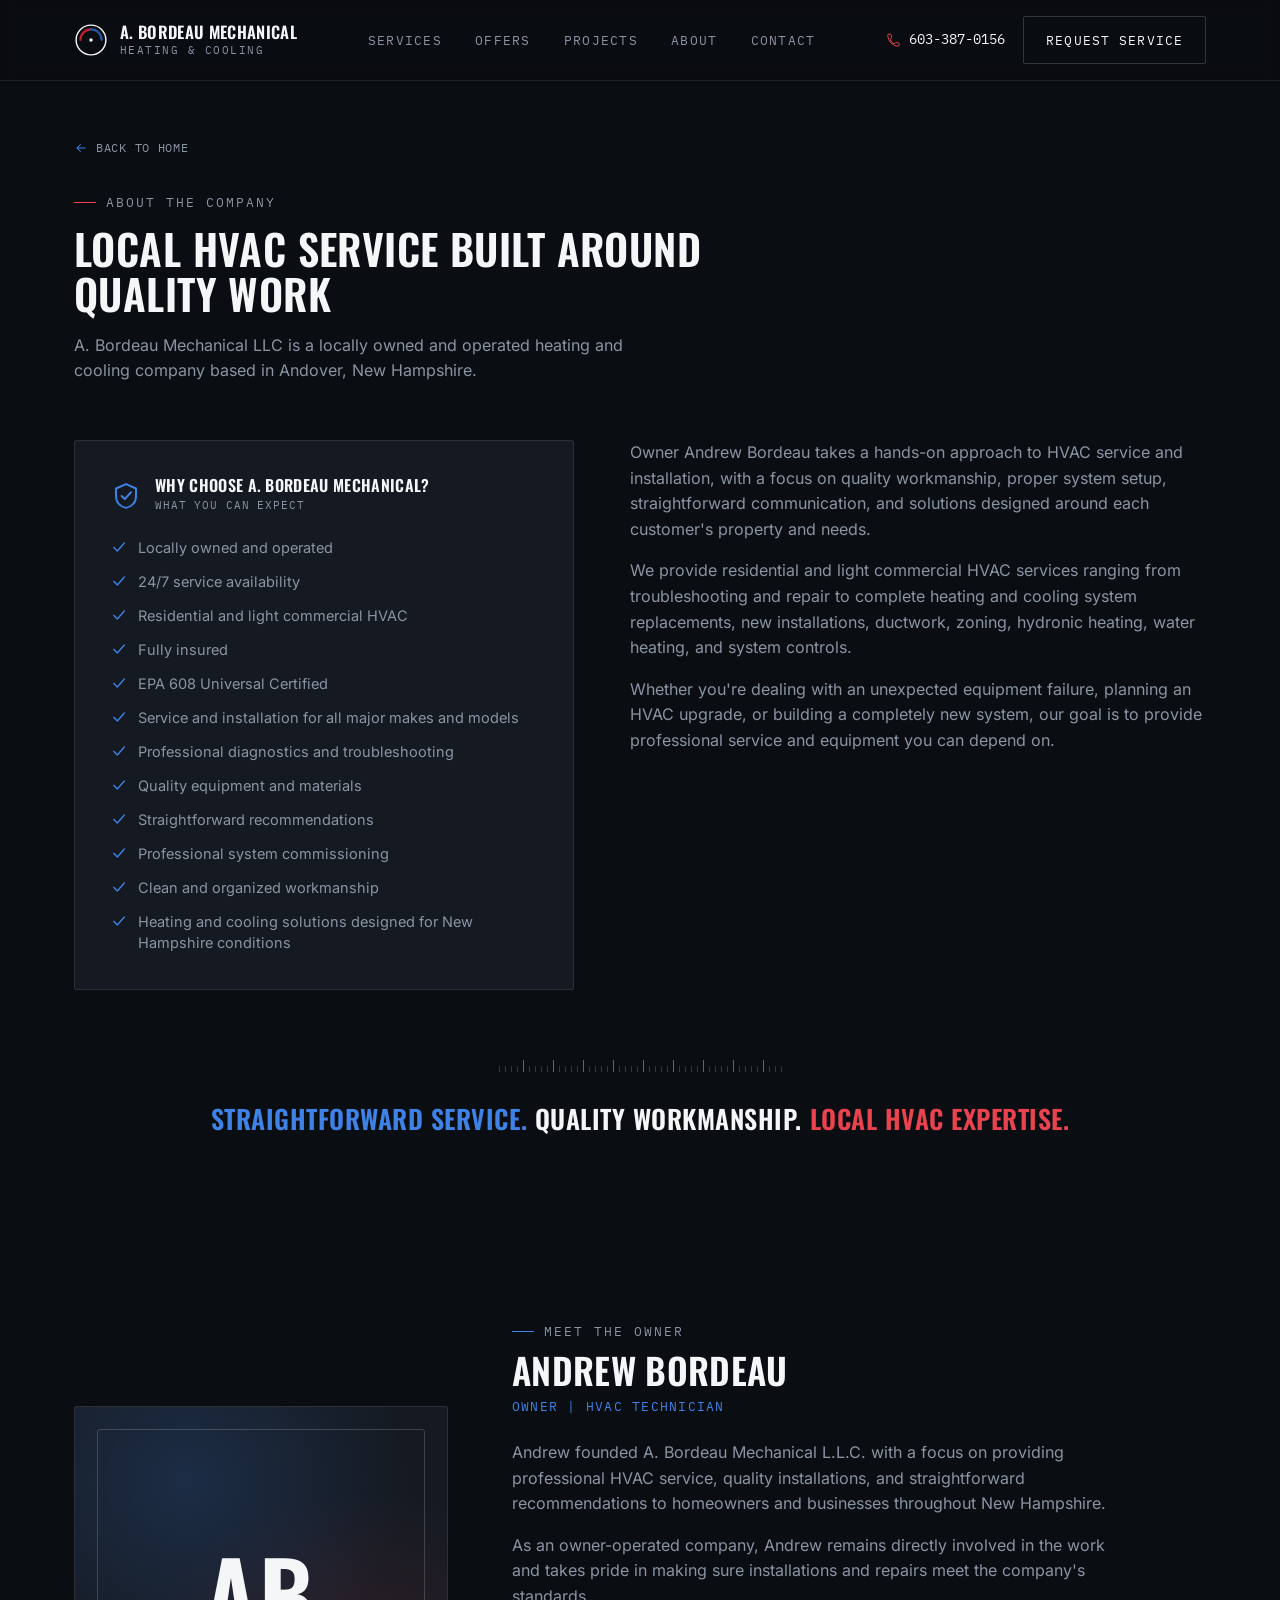
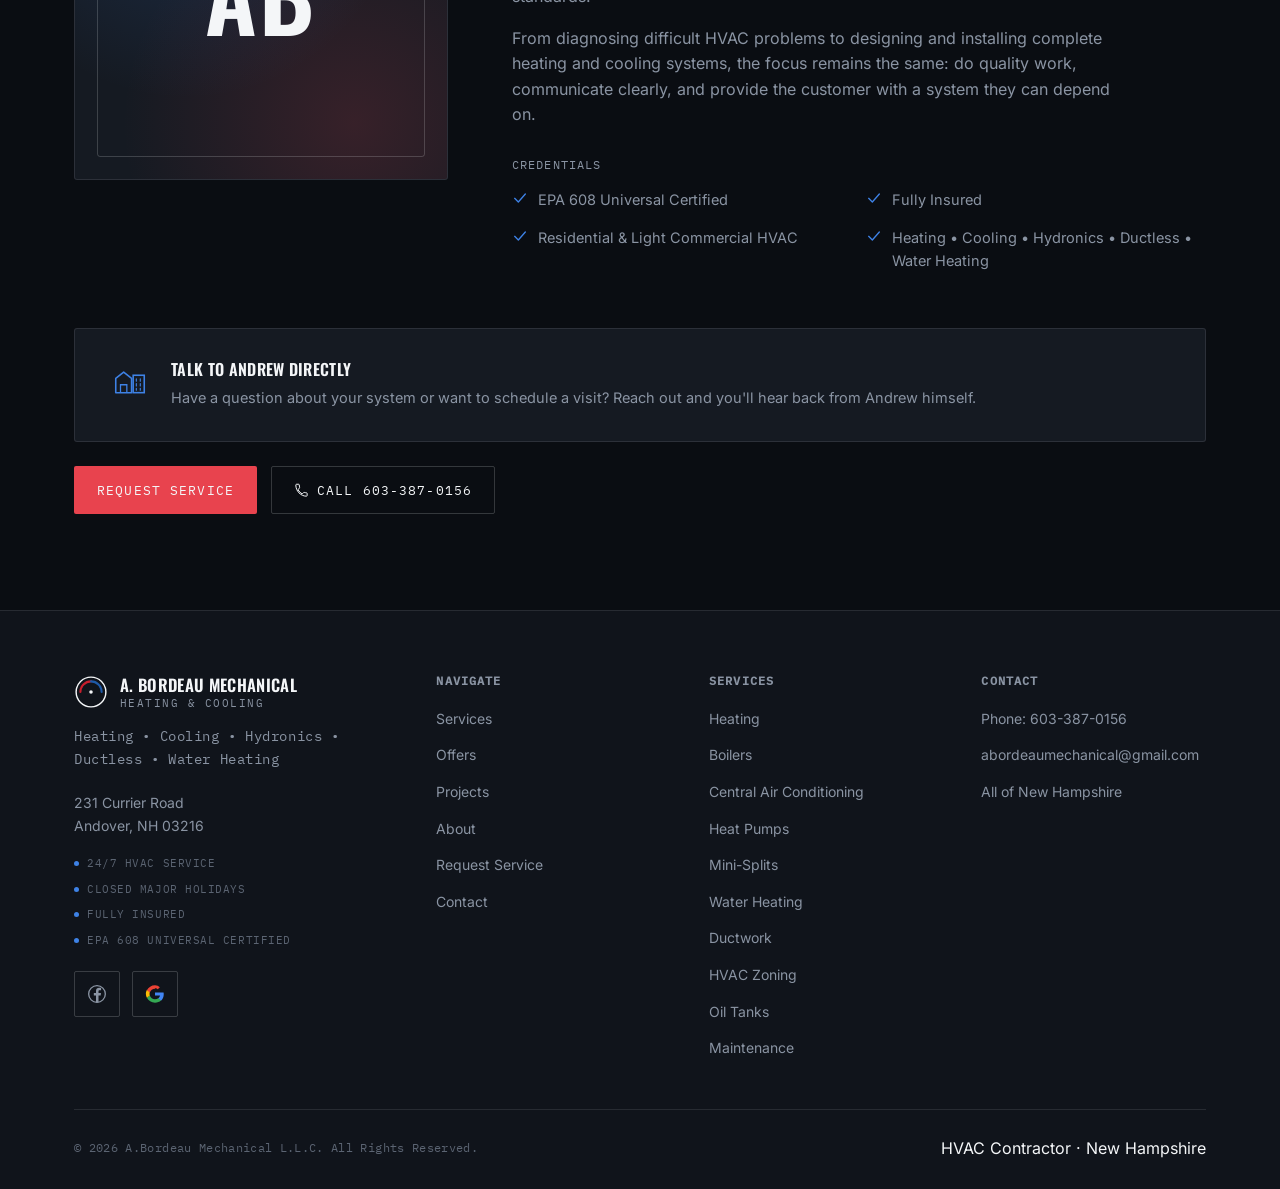
<file: about.html>
<!DOCTYPE html>
<html lang="en">
<head>
<meta charset="UTF-8">
<meta name="viewport" content="width=device-width, initial-scale=1.0">
<title>About | A. Bordeau Mechanical LLC</title>
<meta name="description" content="Learn about A. Bordeau Mechanical LLC, a locally owned and operated HVAC company serving New Hampshire, and meet owner Andrew Bordeau.">
<link rel="canonical" href="https://abordeaumechanical.com/about.html">
<meta name="robots" content="index, follow">
<meta property="og:type" content="business.business">
<meta property="og:site_name" content="A. Bordeau Mechanical LLC">
<meta property="og:title" content="About | A. Bordeau Mechanical LLC">
<meta property="og:description" content="Learn about A. Bordeau Mechanical LLC, a locally owned and operated HVAC company serving New Hampshire, and meet owner Andrew Bordeau.">
<meta property="og:url" content="https://abordeaumechanical.com/about.html">
<meta property="og:image" content="https://abordeaumechanical.com/assets/images/projects/minisplit-one-to-one.jpg">
<meta name="twitter:card" content="summary_large_image">
<meta name="twitter:title" content="About | A. Bordeau Mechanical LLC">
<meta name="twitter:description" content="Learn about A. Bordeau Mechanical LLC, a locally owned and operated HVAC company serving New Hampshire, and meet owner Andrew Bordeau.">
<meta name="twitter:image" content="https://abordeaumechanical.com/assets/images/projects/minisplit-one-to-one.jpg">
<link rel="icon" type="image/svg+xml" href="assets/images/favicon.svg">
<link rel="stylesheet" href="css/styles.css">
<script type="application/ld+json">
{
  "@context": "https://schema.org",
  "@type": "HVACBusiness",
  "name": "A. Bordeau Mechanical LLC",
  "image": "https://abordeaumechanical.com/assets/images/projects/minisplit-one-to-one.jpg",
  "url": "https://abordeaumechanical.com/",
  "telephone": "+16033870156",
  "email": "abordeaumechanical@gmail.com",
  "address": {
    "@type": "PostalAddress",
    "streetAddress": "231 Currier Road",
    "addressLocality": "Andover",
    "addressRegion": "NH",
    "postalCode": "03216",
    "addressCountry": "US"
  },
  "areaServed": {
    "@type": "State",
    "name": "New Hampshire"
  },
  "openingHoursSpecification": {
    "@type": "OpeningHoursSpecification",
    "dayOfWeek": ["Monday","Tuesday","Wednesday","Thursday","Friday","Saturday","Sunday"],
    "opens": "00:00",
    "closes": "23:59"
  },
  "sameAs": [
    "https://www.facebook.com/profile.php?id=61580463715435",
    "https://share.google/6Nv1IhUTbCi5prra8"
  ]
}
</script>
</head>
<body>
<svg xmlns="http://www.w3.org/2000/svg" style="display:none">
<symbol id="icon-arrow-lr" viewBox="0 0 24 24">
<path d="M3 12h18M3 12l5-5M3 12l5 5M21 12l-5-5M21 12l-5 5" fill="none" stroke="currentColor" stroke-width="1.6" stroke-linecap="round" stroke-linejoin="round"/>
</symbol>
<symbol id="icon-ductwork" viewBox="0 0 48 48">
<rect x="6" y="18" width="26" height="12" rx="1" fill="none" stroke="currentColor" stroke-width="2"/>
<path d="M32 21 L32 15 L40 15 L40 33 L32 33 L32 27" fill="none" stroke="currentColor" stroke-width="2" stroke-linejoin="round"/>
<path d="M13 24 L19 24 M21 21 L25 24 L21 27" fill="none" stroke="currentColor" stroke-width="1.6" stroke-linecap="round" stroke-linejoin="round"/>
</symbol>
<symbol id="icon-thermostat" viewBox="0 0 48 48">
<rect x="10" y="8" width="28" height="32" rx="4" fill="none" stroke="currentColor" stroke-width="2"/>
<circle cx="24" cy="20" r="7" fill="none" stroke="currentColor" stroke-width="2"/>
<path d="M24 20 L24 15" stroke="currentColor" stroke-width="2" stroke-linecap="round"/>
<path d="M16 32 L32 32 M16 36 L26 36" stroke="currentColor" stroke-width="1.6" stroke-linecap="round"/>
</symbol>
<symbol id="icon-buildings" viewBox="0 0 48 48">
<path d="M6 40 L6 22 L16 14 L26 22 L26 40 Z" fill="none" stroke="currentColor" stroke-width="2" stroke-linejoin="round"/>
<path d="M12 40 L12 30 L20 30 L20 40" fill="none" stroke="currentColor" stroke-width="1.6"/>
<rect x="28" y="18" width="14" height="22" fill="none" stroke="currentColor" stroke-width="2"/>
<path d="M32 22.5 L32 25.5 M37 22.5 L37 25.5 M32 28.5 L32 31.5 M37 28.5 L37 31.5 M32 34.5 L32 37 M37 34.5 L37 37" stroke="currentColor" stroke-width="1.4" stroke-linecap="round"/>
</symbol>
<symbol id="icon-chevron" viewBox="0 0 24 24">
<path d="M6 9l6 6 6-6" fill="none" stroke="currentColor" stroke-width="2" stroke-linecap="round" stroke-linejoin="round"/>
</symbol>
<symbol id="icon-wrench" viewBox="0 0 24 24">
<path d="M14.7 6.3a4.5 4.5 0 0 0-6 5.6L3 17.6 6.4 21l5.7-5.7a4.5 4.5 0 0 0 5.6-6l-3 3-2.7-2.7 3-3Z" fill="none" stroke="currentColor" stroke-width="1.6" stroke-linejoin="round" stroke-linecap="round"/>
</symbol>
<symbol id="icon-arrow-left" viewBox="0 0 24 24">
<path d="M19 12H5M11 6l-6 6 6 6" fill="none" stroke="currentColor" stroke-width="1.8" stroke-linecap="round" stroke-linejoin="round"/>
</symbol>
<symbol id="icon-phone" viewBox="0 0 24 24">
<path d="M6.6 10.8c1.4 2.8 3.8 5.2 6.6 6.6l2.2-2.2c.3-.3.7-.4 1-.2 1.1.4 2.3.6 3.5.6.6 0 1.1.5 1.1 1.1V20c0 .6-.5 1.1-1.1 1.1C10.9 21.1 2.9 13.1 2.9 3.1 2.9 2.5 3.4 2 4 2h3.3c.6 0 1.1.5 1.1 1.1 0 1.2.2 2.4.6 3.5.1.4 0 .8-.2 1L6.6 10.8Z" fill="none" stroke="currentColor" stroke-width="1.6" stroke-linejoin="round"/>
</symbol>
<symbol id="icon-mail" viewBox="0 0 24 24">
<rect x="2.5" y="4.5" width="19" height="15" rx="1.5" fill="none" stroke="currentColor" stroke-width="1.6"/>
  <path d="M3.5 6 L12 13 L20.5 6" fill="none" stroke="currentColor" stroke-width="1.6" stroke-linecap="round" stroke-linejoin="round"/>
</symbol>
<symbol id="icon-map-pin" viewBox="0 0 24 24">
<path d="M12 2C7.6 2 4 5.6 4 10c0 6 8 12 8 12s8-6 8-12c0-4.4-3.6-8-8-8Z" fill="none" stroke="currentColor" stroke-width="1.6" stroke-linejoin="round"/>
  <circle cx="12" cy="10" r="2.6" fill="none" stroke="currentColor" stroke-width="1.6"/>
</symbol>
<symbol id="icon-clock" viewBox="0 0 24 24">
<circle cx="12" cy="12" r="9.3" fill="none" stroke="currentColor" stroke-width="1.6"/>
  <path d="M12 7 L12 12.3 L16 14.5" fill="none" stroke="currentColor" stroke-width="1.6" stroke-linecap="round" stroke-linejoin="round"/>
</symbol>
<symbol id="icon-check" viewBox="0 0 24 24">
<path d="M4 12.5 L9.5 18 L20 6" fill="none" stroke="currentColor" stroke-width="2" stroke-linecap="round" stroke-linejoin="round"/>
</symbol>
<symbol id="icon-shield" viewBox="0 0 24 24">
<path d="M12 2.5 20 6v6c0 5.2-3.4 8.6-8 9.5-4.6-.9-8-4.3-8-9.5V6l8-3.5Z" fill="none" stroke="currentColor" stroke-width="1.6" stroke-linejoin="round"/>
  <path d="M8.5 12 11 14.5 16 9" fill="none" stroke="currentColor" stroke-width="1.6" stroke-linecap="round" stroke-linejoin="round"/>
</symbol>
<symbol id="icon-facebook" viewBox="0 0 24 24">
<circle cx="12" cy="12" r="10" fill="none" stroke="currentColor" stroke-width="1.6"/>
  <path d="M13.8 21.9v-8h2.6l.4-3H13.8l0-2c0-.9.2-1.5 1.5-1.5h1.6V4.7c-.3 0-1.2-.1-2.3-.1-2.3 0-3.8 1.4-3.8 3.9v2.3H8.2v3h2.6v8h3Z" fill="currentColor" stroke="none"/>
</symbol>
<symbol id="icon-google" viewBox="0 0 24 24">
<path fill="#4285F4" d="M22.5 12.23c0-.82-.07-1.42-.22-2.05H12v3.72h5.98c-.12 1-.77 2.5-2.22 3.51l-.02.14 3.23 2.5.22.02c2.05-1.89 3.31-4.69 3.31-7.84Z"/>
<path fill="#34A853" d="M12 22.5c2.93 0 5.39-.96 7.19-2.61l-3.43-2.66c-.92.64-2.15 1.09-3.76 1.09-2.87 0-5.31-1.89-6.18-4.5l-.13.01-3.36 2.6-.04.13C4.06 20.09 7.75 22.5 12 22.5Z"/>
<path fill="#FBBC05" d="M5.82 13.82a6.6 6.6 0 0 1-.36-2.12c0-.74.13-1.45.35-2.12l-.01-.14L2.4 6.79l-.11.05a10.46 10.46 0 0 0 0 9.72l3.53-2.74Z"/>
<path fill="#EB4335" d="M12 5.08c1.64 0 2.74.7 3.37 1.29l2.46-2.4C16.28 2.44 14.38 1.5 12 1.5 7.75 1.5 4.06 3.91 2.29 7.5l3.53 2.72c.87-2.61 3.31-4.5 6.18-4.5Z"/>
</symbol>
<symbol id="icon-instagram" viewBox="0 0 24 24">
<rect x="2.5" y="2.5" width="19" height="19" rx="5.5" fill="none" stroke="currentColor" stroke-width="1.6"/>
  <circle cx="12" cy="12" r="4.6" fill="none" stroke="currentColor" stroke-width="1.6"/>
  <circle cx="17.6" cy="6.4" r="1.1" fill="currentColor" stroke="none"/>
</symbol>
<symbol id="icon-map-nh" viewBox="0 0 200 260">
<path d="M62 8 L96 8 L98 34 L108 40 L112 60 L128 66 L134 90 L120 96 L126 118 L138 130 L150 150 L146 176 L132 182 L134 206 L120 214 L118 236 L96 252 L74 246 L70 220 L58 214 L56 186 L64 176 L56 160 L60 138 L50 128 L54 100 L44 90 L48 66 L58 58 L54 34 Z"
        fill="none" stroke="currentColor" stroke-width="2" stroke-linejoin="round" stroke-linecap="round"/>
</symbol>
<symbol id="icon-oil-burner" viewBox="0 0 48 48">
<rect x="10" y="18" width="24" height="20" rx="1" fill="none" stroke="currentColor" stroke-width="2"/>
  <path d="M14 18 L14 12 L30 12 L30 18" fill="none" stroke="currentColor" stroke-width="2"/>
  <path d="M30 15 L38 15" fill="none" stroke="currentColor" stroke-width="2" stroke-linecap="round"/>
  <path d="M22 24 C 22 22, 24 21, 24 19 C 24 21, 26 22, 26 24 C 26 25.6, 24.9 27, 24 27 C 23.1 27, 22 25.6, 22 24 Z" fill="currentColor" stroke="none"/>
  <path d="M15 33 L33 33" fill="none" stroke="currentColor" stroke-width="2" stroke-linecap="round"/>
  <path d="M15 38 L15 41 M33 38 L33 41" fill="none" stroke="currentColor" stroke-width="2" stroke-linecap="round"/>
</symbol>
<symbol id="icon-gas-burner" viewBox="0 0 48 48">
<rect x="10" y="20" width="28" height="17" rx="1" fill="none" stroke="currentColor" stroke-width="2"/>
  <path d="M17 20 L17 13 M31 20 L31 13" fill="none" stroke="currentColor" stroke-width="2" stroke-linecap="round"/>
  <path d="M17 13 L31 13" fill="none" stroke="currentColor" stroke-width="2" stroke-linecap="round"/>
  <path d="M24 30 C 20 27, 20 23, 24 18 C 25 22, 28 22, 28 26 C 28 29, 26.5 30, 24 30 Z" fill="none" stroke="currentColor" stroke-width="2" stroke-linejoin="round"/>
  <path d="M14 37 L14 40 M34 37 L34 40" fill="none" stroke="currentColor" stroke-width="2" stroke-linecap="round"/>
</symbol>
<symbol id="icon-water-heater" viewBox="0 0 48 48">
<rect x="15" y="8" width="18" height="32" rx="9" fill="none" stroke="currentColor" stroke-width="2"/>
  <path d="M20 16 C 20 14, 22 13.5, 22 12 C 22 13.5, 24 14, 24 16 C 24 17.2, 23.1 18, 22 18 C 20.9 18, 20 17.2, 20 16 Z" fill="currentColor" stroke="none"/>
  <path d="M15 26 L33 26" fill="none" stroke="currentColor" stroke-width="2"/>
  <path d="M19 33 C 20.5 31.5, 20.5 30.5, 19 29 M24 33 C 25.5 31.5, 25.5 30.5, 24 29 M29 33 C 30.5 31.5, 30.5 30.5, 29 29" fill="none" stroke="currentColor" stroke-width="1.6" stroke-linecap="round"/>
  <path d="M33 14 L38 14 L38 40 L15 40" fill="none" stroke="currentColor" stroke-width="2" stroke-linecap="round" stroke-linejoin="round"/>
</symbol>
<symbol id="icon-air-conditioning" viewBox="0 0 48 48">
<rect x="7" y="14" width="34" height="12" rx="2" fill="none" stroke="currentColor" stroke-width="2"/>
  <path d="M13 26 L11 34 M19 26 L18 36 M24 26 L24 38 M29 26 L30 36 M35 26 L37 34" fill="none" stroke="currentColor" stroke-width="2" stroke-linecap="round"/>
  <circle cx="34" cy="20" r="2.4" fill="none" stroke="currentColor" stroke-width="1.6"/>
</symbol>
<symbol id="icon-mini-split" viewBox="0 0 48 48">
<rect x="6" y="12" width="36" height="10" rx="4" fill="none" stroke="currentColor" stroke-width="2"/>
  <path d="M10 25 Q 24 30 38 25" fill="none" stroke="currentColor" stroke-width="2" stroke-linecap="round"/>
  <path d="M12 30 Q 24 34 36 30" fill="none" stroke="currentColor" stroke-width="1.6" stroke-linecap="round" opacity="0.6"/>
  <circle cx="34" cy="17" r="1.8" fill="currentColor"/>
</symbol>
<symbol id="icon-oil-tank" viewBox="0 0 48 48">
<rect x="6" y="16" width="30" height="16" rx="8" fill="none" stroke="currentColor" stroke-width="2"/>
  <path d="M36 20 L36 28" fill="none" stroke="currentColor" stroke-width="2"/>
  <path d="M39 22 L39 26" fill="none" stroke="currentColor" stroke-width="2" stroke-linecap="round"/>
  <path d="M14 32 L14 37 M28 32 L28 37" fill="none" stroke="currentColor" stroke-width="2" stroke-linecap="round"/>
  <path d="M14 37 L28 37" fill="none" stroke="currentColor" stroke-width="2" stroke-linecap="round"/>
  <path d="M21 16 L21 10 L26 10 L26 16" fill="none" stroke="currentColor" stroke-width="2"/>
</symbol>
<symbol id="icon-hydronic-heat" viewBox="0 0 48 48">
<rect x="8" y="14" width="32" height="20" rx="1" fill="none" stroke="currentColor" stroke-width="2"/>
  <path d="M14 14 L14 34 M20 14 L20 34 M26 14 L26 34 M32 14 L32 34" fill="none" stroke="currentColor" stroke-width="1.6"/>
  <path d="M8 39 Q 12 36 16 39 T 24 39 T 32 39 T 40 39" fill="none" stroke="currentColor" stroke-width="2" stroke-linecap="round"/>
</symbol>
<symbol id="icon-forced-air" viewBox="0 0 48 48">
<rect x="8" y="10" width="20" height="14" rx="1" fill="none" stroke="currentColor" stroke-width="2"/>
  <path d="M12 24 L12 30 L34 30 L34 34" fill="none" stroke="currentColor" stroke-width="2" stroke-linejoin="round"/>
  <path d="M34 34 L34 40 M30 37 L34 40 L38 37" fill="none" stroke="currentColor" stroke-width="2" stroke-linecap="round" stroke-linejoin="round"/>
  <path d="M12 15 L22 15 M12 19 L22 19" fill="none" stroke="currentColor" stroke-width="1.6" stroke-linecap="round"/>
</symbol>
<symbol id="icon-gauge-mark" viewBox="0 0 48 48">
<circle cx="24" cy="24" r="21" fill="none" stroke="currentColor" stroke-width="2"/>
  <path d="M 24 24 L 24 8" fill="none" stroke="currentColor" stroke-width="2" stroke-linecap="round"/>
  <path d="M 9 24 A 15 15 0 0 1 24 9" fill="none" stroke="#C81E2C" stroke-width="3" stroke-linecap="round"/>
  <path d="M 24 9 A 15 15 0 0 1 39 24" fill="none" stroke="#1E5AA8" stroke-width="3" stroke-linecap="round"/>
  <circle cx="24" cy="24" r="2.5" fill="currentColor"/>
</symbol>
</svg>

<a class="skip-link" href="#main" style="position:absolute;left:-9999px;">Skip to content</a>

<!-- =========================== HEADER =========================== -->
<header class="site-header">
  <div class="wrap">
    <a href="index.html" class="brand" aria-label="A. Bordeau Mechanical LLC home">
      <span class="brand-mark" aria-hidden="true">
        <svg viewBox="0 0 48 48" xmlns="http://www.w3.org/2000/svg" width="100%" height="100%">
          <circle cx="24" cy="24" r="21" fill="none" stroke="currentColor" stroke-width="2"/>
          <path d="M 9 24 A 15 15 0 0 1 24 9" fill="none" stroke="#C81E2C" stroke-width="3" stroke-linecap="round"/>
          <path d="M 24 9 A 15 15 0 0 1 39 24" fill="none" stroke="#1E5AA8" stroke-width="3" stroke-linecap="round"/>
          <circle cx="24" cy="24" r="2.5" fill="currentColor"/>
        </svg>
      </span>
      <span class="brand-text">
        <span class="brand-name">A. Bordeau Mechanical</span>
        <span class="brand-sub">Heating &amp; Cooling</span>
      </span>
    </a>

    <nav class="main-nav" id="main-nav">
      <ul>
        <li><a href="index.html#services">Services</a></li>
        <li><a href="special-offers.html">Offers</a></li>
        <li><a href="projects.html">Projects</a></li>
        <li><a href="about.html">About</a></li>
        <li><a href="index.html#contact">Contact</a></li>
        <li class="nav-call-item">
          <a href="tel:6033870156" class="btn btn-outline btn-block">
            <svg viewBox="0 0 24 24" width="15" height="15"><use href="#icon-phone" xlink:href="#icon-phone"></use></svg>
            Call 603-387-0156
          </a>
        </li>
        <li class="nav-cta-item"><a href="index.html#quote" class="btn btn-primary btn-block">Request Service</a></li>
      </ul>
    </nav>

    <div class="header-actions">
      <a class="header-phone" href="tel:6033870156">
        <svg viewBox="0 0 24 24"><use href="#icon-phone" xlink:href="#icon-phone"></use></svg>
        603-387-0156
      </a>
      <a href="index.html#quote" class="btn btn-outline">Request Service</a>
      <button class="nav-toggle" id="nav-toggle" aria-label="Toggle menu" aria-expanded="false" aria-controls="main-nav">
        <svg id="nav-toggle-icon" viewBox="0 0 24 24" fill="none" stroke="currentColor" stroke-width="1.8"><path d="M3 6h18M3 12h18M3 18h18"/></svg>
      </button>
    </div>
  </div>
</header>

<main id="main">

  <!-- =========================== ABOUT THE COMPANY =========================== -->
  <section id="about-company" style="padding-top:56px;">
    <div class="wrap">
      <a href="index.html" class="back-link">
        <svg viewBox="0 0 24 24" width="14" height="14"><use href="#icon-arrow-left" xlink:href="#icon-arrow-left"></use></svg>
        Back to Home
      </a>

      <div class="section-head" style="margin-top:22px;">
        <span class="eyebrow">About the Company</span>
        <h1>Local HVAC Service Built Around Quality Work</h1>
        <p>A. Bordeau Mechanical LLC is a locally owned and operated heating and cooling company based in Andover, New Hampshire.</p>
      </div>

      <div class="about-grid">
        <div class="area-panel why-panel">
          <div class="area-panel-head">
            <svg class="map-icon" viewBox="0 0 24 24" width="30"><use href="#icon-shield" xlink:href="#icon-shield"></use></svg>
            <div>
              <h3>Why Choose A. Bordeau Mechanical?</h3>
              <div class="sub">What you can expect</div>
            </div>
          </div>
          <ul class="why-list">
            <li><svg viewBox="0 0 24 24"><use href="#icon-check" xlink:href="#icon-check"></use></svg>Locally owned and operated</li>
            <li><svg viewBox="0 0 24 24"><use href="#icon-check" xlink:href="#icon-check"></use></svg>24/7 service availability</li>
            <li><svg viewBox="0 0 24 24"><use href="#icon-check" xlink:href="#icon-check"></use></svg>Residential and light commercial HVAC</li>
            <li><svg viewBox="0 0 24 24"><use href="#icon-check" xlink:href="#icon-check"></use></svg>Fully insured</li>
            <li><svg viewBox="0 0 24 24"><use href="#icon-check" xlink:href="#icon-check"></use></svg>EPA 608 Universal Certified</li>
            <li><svg viewBox="0 0 24 24"><use href="#icon-check" xlink:href="#icon-check"></use></svg>Service and installation for all major makes and models</li>
            <li><svg viewBox="0 0 24 24"><use href="#icon-check" xlink:href="#icon-check"></use></svg>Professional diagnostics and troubleshooting</li>
            <li><svg viewBox="0 0 24 24"><use href="#icon-check" xlink:href="#icon-check"></use></svg>Quality equipment and materials</li>
            <li><svg viewBox="0 0 24 24"><use href="#icon-check" xlink:href="#icon-check"></use></svg>Straightforward recommendations</li>
            <li><svg viewBox="0 0 24 24"><use href="#icon-check" xlink:href="#icon-check"></use></svg>Professional system commissioning</li>
            <li><svg viewBox="0 0 24 24"><use href="#icon-check" xlink:href="#icon-check"></use></svg>Clean and organized workmanship</li>
            <li><svg viewBox="0 0 24 24"><use href="#icon-check" xlink:href="#icon-check"></use></svg>Heating and cooling solutions designed for New Hampshire conditions</li>
          </ul>
        </div>

        <div class="about-copy">
          <p>Owner Andrew Bordeau takes a hands-on approach to HVAC service and installation, with a focus on quality workmanship, proper system setup, straightforward communication, and solutions designed around each customer's property and needs.</p>
          <p>We provide residential and light commercial HVAC services ranging from troubleshooting and repair to complete heating and cooling system replacements, new installations, ductwork, zoning, hydronic heating, water heating, and system controls.</p>
          <p>Whether you're dealing with an unexpected equipment failure, planning an HVAC upgrade, or building a completely new system, our goal is to provide professional service and equipment you can depend on.</p>
        </div>
      </div>

      <div class="about-tagline">
        <div class="tick-rule" id="tick-about"></div>
        <p><span class="accent-blue">Straightforward Service.</span> Quality Workmanship. <span class="accent-red">Local HVAC Expertise.</span></p>
      </div>
    </div>
  </section>

  <!-- =========================== ABOUT THE OWNER =========================== -->
  <section id="owner-page">
    <div class="wrap">
      <div class="owner-grid" style="margin-top:22px;">
        <div class="owner-badge">
          <div class="ring" aria-hidden="true"></div>
          <span class="owner-monogram" aria-hidden="true">AB</span>
        </div>
        <div class="owner-copy">
          <span class="eyebrow is-blue">Meet the Owner</span>
          <h2>Andrew Bordeau</h2>
          <div class="owner-title">Owner | HVAC Technician</div>
          <p>Andrew founded A. Bordeau Mechanical L.L.C. with a focus on providing professional HVAC service, quality installations, and straightforward recommendations to homeowners and businesses throughout New Hampshire.</p>
          <p>As an owner-operated company, Andrew remains directly involved in the work and takes pride in making sure installations and repairs meet the company's standards.</p>
          <p>From diagnosing difficult HVAC problems to designing and installing complete heating and cooling systems, the focus remains the same: do quality work, communicate clearly, and provide the customer with a system they can depend on.</p>

          <div class="owner-credentials-label">Credentials</div>
          <ul class="owner-list">
            <li><svg viewBox="0 0 24 24"><use href="#icon-check" xlink:href="#icon-check"></use></svg>EPA 608 Universal Certified</li>
            <li><svg viewBox="0 0 24 24"><use href="#icon-check" xlink:href="#icon-check"></use></svg>Fully Insured</li>
            <li><svg viewBox="0 0 24 24"><use href="#icon-check" xlink:href="#icon-check"></use></svg>Residential &amp; Light Commercial HVAC</li>
            <li><svg viewBox="0 0 24 24"><use href="#icon-check" xlink:href="#icon-check"></use></svg>Heating &bull; Cooling &bull; Hydronics &bull; Ductless &bull; Water Heating</li>
          </ul>
        </div>
      </div>

      <div class="service-scope-panel" style="margin-top:56px;">
        <svg viewBox="0 0 48 48"><use href="#icon-buildings" xlink:href="#icon-buildings"></use></svg>
        <div>
          <h3>Talk to Andrew Directly</h3>
          <p>Have a question about your system or want to schedule a visit? Reach out and you'll hear back from Andrew himself.</p>
        </div>
      </div>
      <div class="hero-ctas" style="margin-top:24px;">
        <a href="index.html#quote" class="btn btn-primary">Request Service</a>
        <a href="tel:6033870156" class="btn btn-outline">
          <svg viewBox="0 0 24 24" width="15" height="15"><use href="#icon-phone" xlink:href="#icon-phone"></use></svg>
          Call 603-387-0156
        </a>
      </div>
    </div>
  </section>

</main>

<!-- =========================== FOOTER =========================== -->
<footer class="site-footer">
  <div class="wrap">
    <div class="footer-top">
      <div class="footer-brand">
        <a href="index.html" class="brand">
          <span class="brand-mark" aria-hidden="true">
            <svg viewBox="0 0 48 48" xmlns="http://www.w3.org/2000/svg" width="100%" height="100%">
              <circle cx="24" cy="24" r="21" fill="none" stroke="currentColor" stroke-width="2"/>
              <path d="M 9 24 A 15 15 0 0 1 24 9" fill="none" stroke="#C81E2C" stroke-width="3" stroke-linecap="round"/>
              <path d="M 24 9 A 15 15 0 0 1 39 24" fill="none" stroke="#1E5AA8" stroke-width="3" stroke-linecap="round"/>
              <circle cx="24" cy="24" r="2.5" fill="currentColor"/>
            </svg>
          </span>
          <span class="brand-text">
            <span class="brand-name">A. Bordeau Mechanical</span>
            <span class="brand-sub">Heating &amp; Cooling</span>
          </span>
        </a>
        <p class="footer-tagline">Heating &bull; Cooling &bull; Hydronics &bull; Ductless &bull; Water Heating</p>
        <address class="footer-address">231 Currier Road<br>Andover, NH 03216</address>
        <ul class="footer-badges">
          <li>24/7 HVAC Service</li>
          <li>Closed Major Holidays</li>
          <li>Fully Insured</li>
          <li>EPA 608 Universal Certified</li>
        </ul>
        <div class="social-row">
          <a class="social-btn" href="https://www.facebook.com/profile.php?id=61580463715435" target="_blank" rel="noopener noreferrer" aria-label="Facebook">
            <svg viewBox="0 0 24 24"><use href="#icon-facebook" xlink:href="#icon-facebook"></use></svg>
          </a>
          <a class="social-btn" href="https://share.google/6Nv1IhUTbCi5prra8" target="_blank" rel="noopener noreferrer" aria-label="A. Bordeau Mechanical on Google">
            <svg viewBox="0 0 24 24"><use href="#icon-google" xlink:href="#icon-google"></use></svg>
          </a>
        </div>
      </div>

      <div class="footer-col">
        <h4>Navigate</h4>
        <ul>
          <li><a href="index.html#services">Services</a></li>
          <li><a href="special-offers.html">Offers</a></li>
          <li><a href="projects.html">Projects</a></li>
          <li><a href="about.html">About</a></li>
          <li><a href="index.html#quote">Request Service</a></li>
          <li><a href="index.html#contact">Contact</a></li>
        </ul>
      </div>

      <div class="footer-col">
        <h4>Services</h4>
        <ul>
          <li><span>Heating</span></li>
          <li><span>Boilers</span></li>
          <li><span>Central Air Conditioning</span></li>
          <li><span>Heat Pumps</span></li>
          <li><span>Mini-Splits</span></li>
          <li><span>Water Heating</span></li>
          <li><span>Ductwork</span></li>
          <li><span>HVAC Zoning</span></li>
          <li><span>Oil Tanks</span></li>
          <li><span>Maintenance</span></li>
        </ul>
      </div>

      <div class="footer-col">
        <h4>Contact</h4>
        <ul>
          <li><a href="tel:6033870156">Phone: 603-387-0156</a></li>
          <li><a href="mailto:abordeaumechanical@gmail.com">abordeaumechanical@gmail.com</a></li>
          <li><span>All of New Hampshire</span></li>
        </ul>
      </div>
    </div>

    <div class="footer-bottom">
      <p>&copy; <span id="year"></span> A.Bordeau Mechanical L.L.C. All Rights Reserved.</p>
      <div class="footer-legal">
        <span>HVAC Contractor &middot; New Hampshire</span>
      </div>
    </div>
  </div>
</footer>

<a href="tel:6033870156" class="sticky-call">
  <svg viewBox="0 0 24 24"><use href="#icon-phone" xlink:href="#icon-phone"></use></svg>
  Emergency? Call 603-387-0156
</a>

<script src="js/main.js"></script>
</body>
</html>
</file>
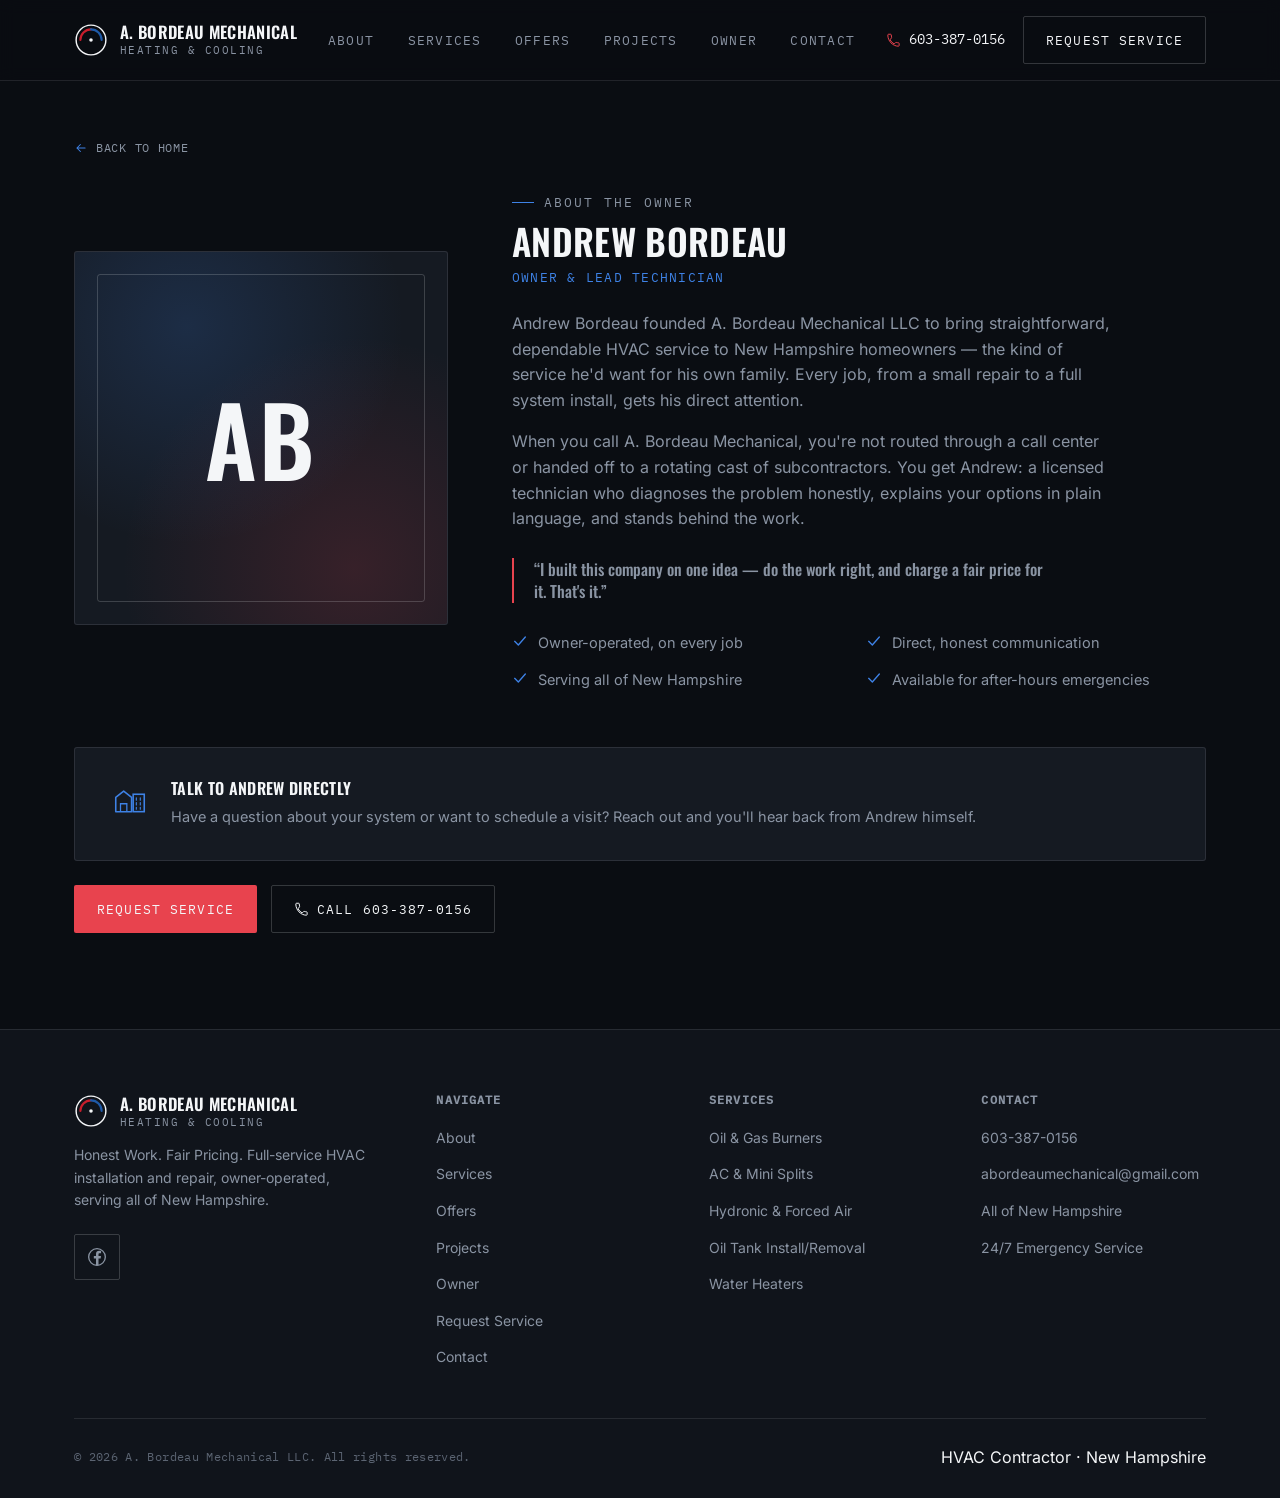
<file: owner.html>
<!DOCTYPE html>
<html lang="en">
<head>
<meta charset="UTF-8">
<meta name="viewport" content="width=device-width, initial-scale=1.0">
<title>About the Owner | A. Bordeau Mechanical LLC</title>
<meta name="description" content="Meet Andrew Bordeau, owner and lead technician of A. Bordeau Mechanical LLC, a locally owned and operated HVAC company serving New Hampshire.">
<link rel="icon" type="image/svg+xml" href="assets/images/favicon.svg">
<link rel="stylesheet" href="css/styles.css">
</head>
<body>
<svg xmlns="http://www.w3.org/2000/svg" style="display:none">
<symbol id="icon-arrow-lr" viewBox="0 0 24 24">
<path d="M3 12h18M3 12l5-5M3 12l5 5M21 12l-5-5M21 12l-5 5" fill="none" stroke="currentColor" stroke-width="1.6" stroke-linecap="round" stroke-linejoin="round"/>
</symbol>
<symbol id="icon-ductwork" viewBox="0 0 48 48">
<rect x="6" y="18" width="26" height="12" rx="1" fill="none" stroke="currentColor" stroke-width="2"/>
<path d="M32 21 L32 15 L40 15 L40 33 L32 33 L32 27" fill="none" stroke="currentColor" stroke-width="2" stroke-linejoin="round"/>
<path d="M13 24 L19 24 M21 21 L25 24 L21 27" fill="none" stroke="currentColor" stroke-width="1.6" stroke-linecap="round" stroke-linejoin="round"/>
</symbol>
<symbol id="icon-thermostat" viewBox="0 0 48 48">
<rect x="10" y="8" width="28" height="32" rx="4" fill="none" stroke="currentColor" stroke-width="2"/>
<circle cx="24" cy="20" r="7" fill="none" stroke="currentColor" stroke-width="2"/>
<path d="M24 20 L24 15" stroke="currentColor" stroke-width="2" stroke-linecap="round"/>
<path d="M16 32 L32 32 M16 36 L26 36" stroke="currentColor" stroke-width="1.6" stroke-linecap="round"/>
</symbol>
<symbol id="icon-buildings" viewBox="0 0 48 48">
<path d="M6 40 L6 22 L16 14 L26 22 L26 40 Z" fill="none" stroke="currentColor" stroke-width="2" stroke-linejoin="round"/>
<path d="M12 40 L12 30 L20 30 L20 40" fill="none" stroke="currentColor" stroke-width="1.6"/>
<rect x="28" y="18" width="14" height="22" fill="none" stroke="currentColor" stroke-width="2"/>
<path d="M32 22.5 L32 25.5 M37 22.5 L37 25.5 M32 28.5 L32 31.5 M37 28.5 L37 31.5 M32 34.5 L32 37 M37 34.5 L37 37" stroke="currentColor" stroke-width="1.4" stroke-linecap="round"/>
</symbol>
<symbol id="icon-chevron" viewBox="0 0 24 24">
<path d="M6 9l6 6 6-6" fill="none" stroke="currentColor" stroke-width="2" stroke-linecap="round" stroke-linejoin="round"/>
</symbol>
<symbol id="icon-wrench" viewBox="0 0 24 24">
<path d="M14.7 6.3a4.5 4.5 0 0 0-6 5.6L3 17.6 6.4 21l5.7-5.7a4.5 4.5 0 0 0 5.6-6l-3 3-2.7-2.7 3-3Z" fill="none" stroke="currentColor" stroke-width="1.6" stroke-linejoin="round" stroke-linecap="round"/>
</symbol>
<symbol id="icon-arrow-left" viewBox="0 0 24 24">
<path d="M19 12H5M11 6l-6 6 6 6" fill="none" stroke="currentColor" stroke-width="1.8" stroke-linecap="round" stroke-linejoin="round"/>
</symbol>
<symbol id="icon-phone" viewBox="0 0 24 24">
<path d="M6.6 10.8c1.4 2.8 3.8 5.2 6.6 6.6l2.2-2.2c.3-.3.7-.4 1-.2 1.1.4 2.3.6 3.5.6.6 0 1.1.5 1.1 1.1V20c0 .6-.5 1.1-1.1 1.1C10.9 21.1 2.9 13.1 2.9 3.1 2.9 2.5 3.4 2 4 2h3.3c.6 0 1.1.5 1.1 1.1 0 1.2.2 2.4.6 3.5.1.4 0 .8-.2 1L6.6 10.8Z" fill="none" stroke="currentColor" stroke-width="1.6" stroke-linejoin="round"/>
</symbol>
<symbol id="icon-mail" viewBox="0 0 24 24">
<rect x="2.5" y="4.5" width="19" height="15" rx="1.5" fill="none" stroke="currentColor" stroke-width="1.6"/>
  <path d="M3.5 6 L12 13 L20.5 6" fill="none" stroke="currentColor" stroke-width="1.6" stroke-linecap="round" stroke-linejoin="round"/>
</symbol>
<symbol id="icon-map-pin" viewBox="0 0 24 24">
<path d="M12 2C7.6 2 4 5.6 4 10c0 6 8 12 8 12s8-6 8-12c0-4.4-3.6-8-8-8Z" fill="none" stroke="currentColor" stroke-width="1.6" stroke-linejoin="round"/>
  <circle cx="12" cy="10" r="2.6" fill="none" stroke="currentColor" stroke-width="1.6"/>
</symbol>
<symbol id="icon-clock" viewBox="0 0 24 24">
<circle cx="12" cy="12" r="9.3" fill="none" stroke="currentColor" stroke-width="1.6"/>
  <path d="M12 7 L12 12.3 L16 14.5" fill="none" stroke="currentColor" stroke-width="1.6" stroke-linecap="round" stroke-linejoin="round"/>
</symbol>
<symbol id="icon-check" viewBox="0 0 24 24">
<path d="M4 12.5 L9.5 18 L20 6" fill="none" stroke="currentColor" stroke-width="2" stroke-linecap="round" stroke-linejoin="round"/>
</symbol>
<symbol id="icon-shield" viewBox="0 0 24 24">
<path d="M12 2.5 20 6v6c0 5.2-3.4 8.6-8 9.5-4.6-.9-8-4.3-8-9.5V6l8-3.5Z" fill="none" stroke="currentColor" stroke-width="1.6" stroke-linejoin="round"/>
  <path d="M8.5 12 11 14.5 16 9" fill="none" stroke="currentColor" stroke-width="1.6" stroke-linecap="round" stroke-linejoin="round"/>
</symbol>
<symbol id="icon-facebook" viewBox="0 0 24 24">
<circle cx="12" cy="12" r="10" fill="none" stroke="currentColor" stroke-width="1.6"/>
  <path d="M13.8 21.9v-8h2.6l.4-3H13.8l0-2c0-.9.2-1.5 1.5-1.5h1.6V4.7c-.3 0-1.2-.1-2.3-.1-2.3 0-3.8 1.4-3.8 3.9v2.3H8.2v3h2.6v8h3Z" fill="currentColor" stroke="none"/>
</symbol>
<symbol id="icon-instagram" viewBox="0 0 24 24">
<rect x="2.5" y="2.5" width="19" height="19" rx="5.5" fill="none" stroke="currentColor" stroke-width="1.6"/>
  <circle cx="12" cy="12" r="4.6" fill="none" stroke="currentColor" stroke-width="1.6"/>
  <circle cx="17.6" cy="6.4" r="1.1" fill="currentColor" stroke="none"/>
</symbol>
<symbol id="icon-map-nh" viewBox="0 0 200 260">
<path d="M62 8 L96 8 L98 34 L108 40 L112 60 L128 66 L134 90 L120 96 L126 118 L138 130 L150 150 L146 176 L132 182 L134 206 L120 214 L118 236 L96 252 L74 246 L70 220 L58 214 L56 186 L64 176 L56 160 L60 138 L50 128 L54 100 L44 90 L48 66 L58 58 L54 34 Z"
        fill="none" stroke="currentColor" stroke-width="2" stroke-linejoin="round" stroke-linecap="round"/>
</symbol>
<symbol id="icon-oil-burner" viewBox="0 0 48 48">
<rect x="10" y="18" width="24" height="20" rx="1" fill="none" stroke="currentColor" stroke-width="2"/>
  <path d="M14 18 L14 12 L30 12 L30 18" fill="none" stroke="currentColor" stroke-width="2"/>
  <path d="M30 15 L38 15" fill="none" stroke="currentColor" stroke-width="2" stroke-linecap="round"/>
  <path d="M22 24 C 22 22, 24 21, 24 19 C 24 21, 26 22, 26 24 C 26 25.6, 24.9 27, 24 27 C 23.1 27, 22 25.6, 22 24 Z" fill="currentColor" stroke="none"/>
  <path d="M15 33 L33 33" fill="none" stroke="currentColor" stroke-width="2" stroke-linecap="round"/>
  <path d="M15 38 L15 41 M33 38 L33 41" fill="none" stroke="currentColor" stroke-width="2" stroke-linecap="round"/>
</symbol>
<symbol id="icon-gas-burner" viewBox="0 0 48 48">
<rect x="10" y="20" width="28" height="17" rx="1" fill="none" stroke="currentColor" stroke-width="2"/>
  <path d="M17 20 L17 13 M31 20 L31 13" fill="none" stroke="currentColor" stroke-width="2" stroke-linecap="round"/>
  <path d="M17 13 L31 13" fill="none" stroke="currentColor" stroke-width="2" stroke-linecap="round"/>
  <path d="M24 30 C 20 27, 20 23, 24 18 C 25 22, 28 22, 28 26 C 28 29, 26.5 30, 24 30 Z" fill="none" stroke="currentColor" stroke-width="2" stroke-linejoin="round"/>
  <path d="M14 37 L14 40 M34 37 L34 40" fill="none" stroke="currentColor" stroke-width="2" stroke-linecap="round"/>
</symbol>
<symbol id="icon-water-heater" viewBox="0 0 48 48">
<rect x="15" y="8" width="18" height="32" rx="9" fill="none" stroke="currentColor" stroke-width="2"/>
  <path d="M20 16 C 20 14, 22 13.5, 22 12 C 22 13.5, 24 14, 24 16 C 24 17.2, 23.1 18, 22 18 C 20.9 18, 20 17.2, 20 16 Z" fill="currentColor" stroke="none"/>
  <path d="M15 26 L33 26" fill="none" stroke="currentColor" stroke-width="2"/>
  <path d="M19 33 C 20.5 31.5, 20.5 30.5, 19 29 M24 33 C 25.5 31.5, 25.5 30.5, 24 29 M29 33 C 30.5 31.5, 30.5 30.5, 29 29" fill="none" stroke="currentColor" stroke-width="1.6" stroke-linecap="round"/>
  <path d="M33 14 L38 14 L38 40 L15 40" fill="none" stroke="currentColor" stroke-width="2" stroke-linecap="round" stroke-linejoin="round"/>
</symbol>
<symbol id="icon-air-conditioning" viewBox="0 0 48 48">
<rect x="7" y="14" width="34" height="12" rx="2" fill="none" stroke="currentColor" stroke-width="2"/>
  <path d="M13 26 L11 34 M19 26 L18 36 M24 26 L24 38 M29 26 L30 36 M35 26 L37 34" fill="none" stroke="currentColor" stroke-width="2" stroke-linecap="round"/>
  <circle cx="34" cy="20" r="2.4" fill="none" stroke="currentColor" stroke-width="1.6"/>
</symbol>
<symbol id="icon-mini-split" viewBox="0 0 48 48">
<rect x="6" y="12" width="36" height="10" rx="4" fill="none" stroke="currentColor" stroke-width="2"/>
  <path d="M10 25 Q 24 30 38 25" fill="none" stroke="currentColor" stroke-width="2" stroke-linecap="round"/>
  <path d="M12 30 Q 24 34 36 30" fill="none" stroke="currentColor" stroke-width="1.6" stroke-linecap="round" opacity="0.6"/>
  <circle cx="34" cy="17" r="1.8" fill="currentColor"/>
</symbol>
<symbol id="icon-oil-tank" viewBox="0 0 48 48">
<rect x="6" y="16" width="30" height="16" rx="8" fill="none" stroke="currentColor" stroke-width="2"/>
  <path d="M36 20 L36 28" fill="none" stroke="currentColor" stroke-width="2"/>
  <path d="M39 22 L39 26" fill="none" stroke="currentColor" stroke-width="2" stroke-linecap="round"/>
  <path d="M14 32 L14 37 M28 32 L28 37" fill="none" stroke="currentColor" stroke-width="2" stroke-linecap="round"/>
  <path d="M14 37 L28 37" fill="none" stroke="currentColor" stroke-width="2" stroke-linecap="round"/>
  <path d="M21 16 L21 10 L26 10 L26 16" fill="none" stroke="currentColor" stroke-width="2"/>
</symbol>
<symbol id="icon-hydronic-heat" viewBox="0 0 48 48">
<rect x="8" y="14" width="32" height="20" rx="1" fill="none" stroke="currentColor" stroke-width="2"/>
  <path d="M14 14 L14 34 M20 14 L20 34 M26 14 L26 34 M32 14 L32 34" fill="none" stroke="currentColor" stroke-width="1.6"/>
  <path d="M8 39 Q 12 36 16 39 T 24 39 T 32 39 T 40 39" fill="none" stroke="currentColor" stroke-width="2" stroke-linecap="round"/>
</symbol>
<symbol id="icon-forced-air" viewBox="0 0 48 48">
<rect x="8" y="10" width="20" height="14" rx="1" fill="none" stroke="currentColor" stroke-width="2"/>
  <path d="M12 24 L12 30 L34 30 L34 34" fill="none" stroke="currentColor" stroke-width="2" stroke-linejoin="round"/>
  <path d="M34 34 L34 40 M30 37 L34 40 L38 37" fill="none" stroke="currentColor" stroke-width="2" stroke-linecap="round" stroke-linejoin="round"/>
  <path d="M12 15 L22 15 M12 19 L22 19" fill="none" stroke="currentColor" stroke-width="1.6" stroke-linecap="round"/>
</symbol>
<symbol id="icon-gauge-mark" viewBox="0 0 48 48">
<circle cx="24" cy="24" r="21" fill="none" stroke="currentColor" stroke-width="2"/>
  <path d="M 24 24 L 24 8" fill="none" stroke="currentColor" stroke-width="2" stroke-linecap="round"/>
  <path d="M 9 24 A 15 15 0 0 1 24 9" fill="none" stroke="#C81E2C" stroke-width="3" stroke-linecap="round"/>
  <path d="M 24 9 A 15 15 0 0 1 39 24" fill="none" stroke="#1E5AA8" stroke-width="3" stroke-linecap="round"/>
  <circle cx="24" cy="24" r="2.5" fill="currentColor"/>
</symbol>
</svg>

<a class="skip-link" href="#main" style="position:absolute;left:-9999px;">Skip to content</a>

<!-- =========================== HEADER =========================== -->
<header class="site-header">
  <div class="wrap">
    <a href="index.html" class="brand" aria-label="A. Bordeau Mechanical LLC home">
      <span class="brand-mark" aria-hidden="true">
        <svg viewBox="0 0 48 48" xmlns="http://www.w3.org/2000/svg" width="100%" height="100%">
          <circle cx="24" cy="24" r="21" fill="none" stroke="currentColor" stroke-width="2"/>
          <path d="M 9 24 A 15 15 0 0 1 24 9" fill="none" stroke="#C81E2C" stroke-width="3" stroke-linecap="round"/>
          <path d="M 24 9 A 15 15 0 0 1 39 24" fill="none" stroke="#1E5AA8" stroke-width="3" stroke-linecap="round"/>
          <circle cx="24" cy="24" r="2.5" fill="currentColor"/>
        </svg>
      </span>
      <span class="brand-text">
        <span class="brand-name">A. Bordeau Mechanical</span>
        <span class="brand-sub">Heating &amp; Cooling</span>
      </span>
    </a>

    <nav class="main-nav" id="main-nav">
      <ul>
        <li><a href="index.html#about">About</a></li>
        <li><a href="index.html#services">Services</a></li>
        <li><a href="special-offers.html">Offers</a></li>
        <li><a href="projects.html">Projects</a></li>
        <li><a href="owner.html">Owner</a></li>
        <li><a href="index.html#contact">Contact</a></li>
        <li class="nav-call-item">
          <a href="tel:6033870156" class="btn btn-outline btn-block">
            <svg viewBox="0 0 24 24" width="15" height="15"><use href="#icon-phone" xlink:href="#icon-phone"></use></svg>
            Call 603-387-0156
          </a>
        </li>
        <li class="nav-cta-item"><a href="index.html#quote" class="btn btn-primary btn-block">Request Service</a></li>
      </ul>
    </nav>

    <div class="header-actions">
      <a class="header-phone" href="tel:6033870156">
        <svg viewBox="0 0 24 24"><use href="#icon-phone" xlink:href="#icon-phone"></use></svg>
        603-387-0156
      </a>
      <a href="index.html#quote" class="btn btn-outline">Request Service</a>
      <button class="nav-toggle" id="nav-toggle" aria-label="Toggle menu" aria-expanded="false" aria-controls="main-nav">
        <svg id="nav-toggle-icon" viewBox="0 0 24 24" fill="none" stroke="currentColor" stroke-width="1.8"><path d="M3 6h18M3 12h18M3 18h18"/></svg>
      </button>
    </div>
  </div>
</header>

<main id="main">

  <!-- =========================== ABOUT THE OWNER =========================== -->
  <section id="owner-page">
    <div class="wrap">
      <a href="index.html" class="back-link">
        <svg viewBox="0 0 24 24" width="14" height="14"><use href="#icon-arrow-left" xlink:href="#icon-arrow-left"></use></svg>
        Back to Home
      </a>

      <div class="owner-grid" style="margin-top:22px;">
        <div class="owner-badge">
          <div class="ring" aria-hidden="true"></div>
          <span class="owner-monogram" aria-hidden="true">AB</span>
        </div>
        <div class="owner-copy">
          <span class="eyebrow is-blue">About the Owner</span>
          <h2>Andrew Bordeau</h2>
          <div class="owner-title">Owner &amp; Lead Technician</div>
          <p>Andrew Bordeau founded A. Bordeau Mechanical LLC to bring straightforward, dependable HVAC service to New Hampshire homeowners &mdash; the kind of service he'd want for his own family. Every job, from a small repair to a full system install, gets his direct attention.</p>
          <p>When you call A. Bordeau Mechanical, you're not routed through a call center or handed off to a rotating cast of subcontractors. You get Andrew: a licensed technician who diagnoses the problem honestly, explains your options in plain language, and stands behind the work.</p>
          <p class="owner-quote">&ldquo;I built this company on one idea &mdash; do the work right, and charge a fair price for it. That's it.&rdquo;</p>
          <ul class="owner-list">
            <li><svg viewBox="0 0 24 24"><use href="#icon-check" xlink:href="#icon-check"></use></svg>Owner-operated, on every job</li>
            <li><svg viewBox="0 0 24 24"><use href="#icon-check" xlink:href="#icon-check"></use></svg>Direct, honest communication</li>
            <li><svg viewBox="0 0 24 24"><use href="#icon-check" xlink:href="#icon-check"></use></svg>Serving all of New Hampshire</li>
            <li><svg viewBox="0 0 24 24"><use href="#icon-check" xlink:href="#icon-check"></use></svg>Available for after-hours emergencies</li>
          </ul>
        </div>
      </div>

      <div class="service-scope-panel" style="margin-top:56px;">
        <svg viewBox="0 0 48 48"><use href="#icon-buildings" xlink:href="#icon-buildings"></use></svg>
        <div>
          <h3>Talk to Andrew Directly</h3>
          <p>Have a question about your system or want to schedule a visit? Reach out and you'll hear back from Andrew himself.</p>
        </div>
      </div>
      <div class="hero-ctas" style="margin-top:24px;">
        <a href="index.html#quote" class="btn btn-primary">Request Service</a>
        <a href="tel:6033870156" class="btn btn-outline">
          <svg viewBox="0 0 24 24" width="15" height="15"><use href="#icon-phone" xlink:href="#icon-phone"></use></svg>
          Call 603-387-0156
        </a>
      </div>
    </div>
  </section>

</main>

<!-- =========================== FOOTER =========================== -->
<footer class="site-footer">
  <div class="wrap">
    <div class="footer-top">
      <div class="footer-brand">
        <a href="index.html" class="brand">
          <span class="brand-mark" aria-hidden="true">
            <svg viewBox="0 0 48 48" xmlns="http://www.w3.org/2000/svg" width="100%" height="100%">
              <circle cx="24" cy="24" r="21" fill="none" stroke="currentColor" stroke-width="2"/>
              <path d="M 9 24 A 15 15 0 0 1 24 9" fill="none" stroke="#C81E2C" stroke-width="3" stroke-linecap="round"/>
              <path d="M 24 9 A 15 15 0 0 1 39 24" fill="none" stroke="#1E5AA8" stroke-width="3" stroke-linecap="round"/>
              <circle cx="24" cy="24" r="2.5" fill="currentColor"/>
            </svg>
          </span>
          <span class="brand-text">
            <span class="brand-name">A. Bordeau Mechanical</span>
            <span class="brand-sub">Heating &amp; Cooling</span>
          </span>
        </a>
        <p>Honest Work. Fair Pricing. Full-service HVAC installation and repair, owner-operated, serving all of New Hampshire.</p>
        <div class="social-row">
          <a class="social-btn" href="https://www.facebook.com/profile.php?id=61580463715435" target="_blank" rel="noopener noreferrer" aria-label="Facebook">
            <svg viewBox="0 0 24 24"><use href="#icon-facebook" xlink:href="#icon-facebook"></use></svg>
          </a>
        </div>
      </div>

      <div class="footer-col">
        <h4>Navigate</h4>
        <ul>
          <li><a href="index.html#about">About</a></li>
          <li><a href="index.html#services">Services</a></li>
          <li><a href="special-offers.html">Offers</a></li>
          <li><a href="projects.html">Projects</a></li>
          <li><a href="owner.html">Owner</a></li>
          <li><a href="index.html#quote">Request Service</a></li>
          <li><a href="index.html#contact">Contact</a></li>
        </ul>
      </div>

      <div class="footer-col">
        <h4>Services</h4>
        <ul>
          <li><span>Oil &amp; Gas Burners</span></li>
          <li><span>AC &amp; Mini Splits</span></li>
          <li><span>Hydronic &amp; Forced Air</span></li>
          <li><span>Oil Tank Install/Removal</span></li>
          <li><span>Water Heaters</span></li>
        </ul>
      </div>

      <div class="footer-col">
        <h4>Contact</h4>
        <ul>
          <li><a href="tel:6033870156">603-387-0156</a></li>
          <li><a href="mailto:abordeaumechanical@gmail.com">abordeaumechanical@gmail.com</a></li>
          <li><span>All of New Hampshire</span></li>
          <li><span>24/7 Emergency Service</span></li>
        </ul>
      </div>
    </div>

    <div class="footer-bottom">
      <p>&copy; <span id="year"></span> A. Bordeau Mechanical LLC. All rights reserved.</p>
      <div class="footer-legal">
        <span>HVAC Contractor &middot; New Hampshire</span>
      </div>
    </div>
  </div>
</footer>

<a href="tel:6033870156" class="sticky-call">
  <svg viewBox="0 0 24 24"><use href="#icon-phone" xlink:href="#icon-phone"></use></svg>
  Emergency? Call 603-387-0156
</a>

<script src="js/main.js"></script>
</body>
</html>
</file>
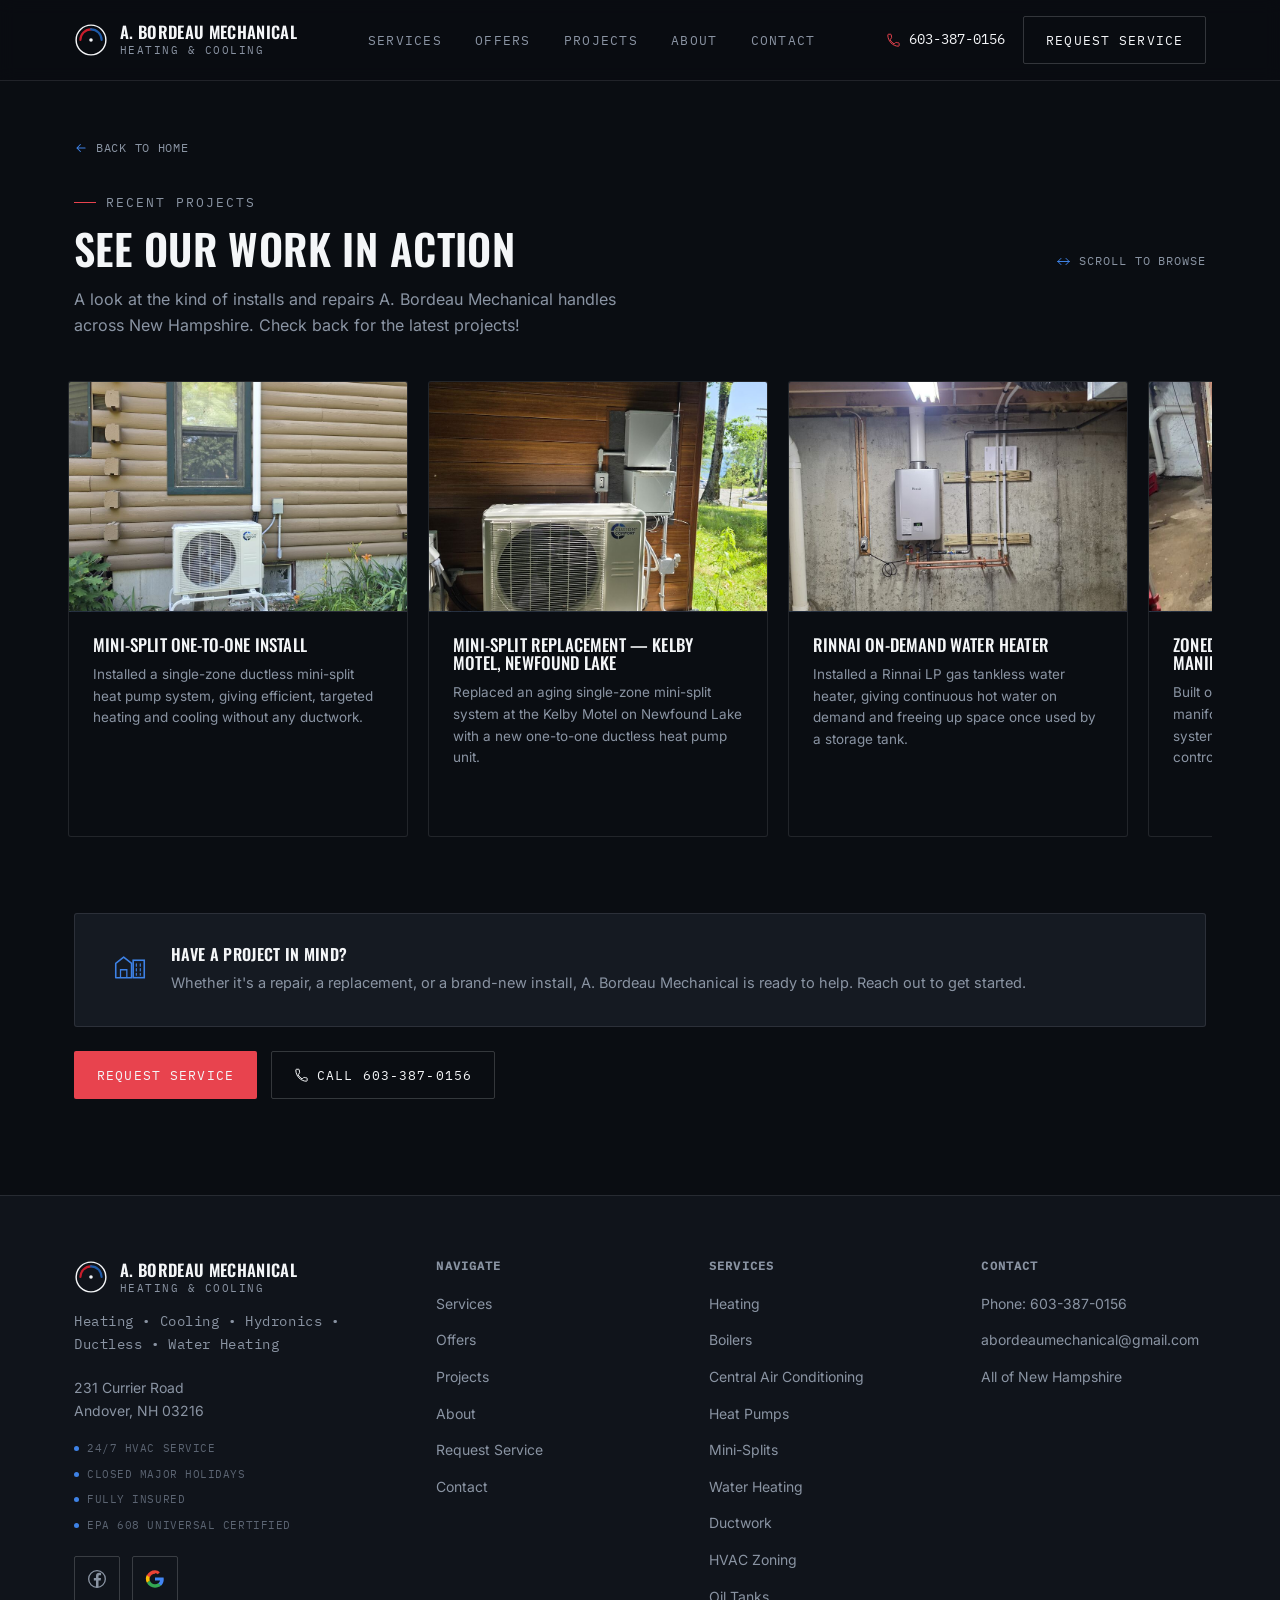
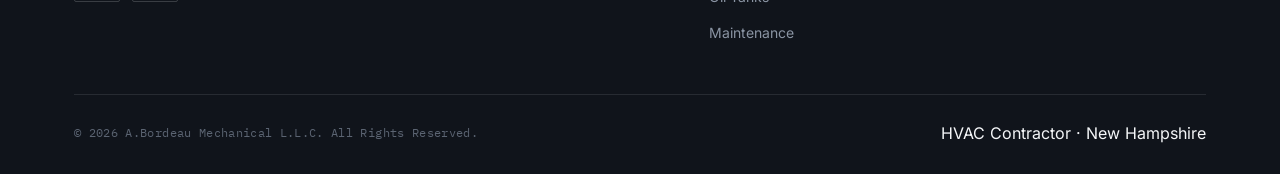
<file: projects.html>
<!DOCTYPE html>
<html lang="en">
<head>
<meta charset="UTF-8">
<meta name="viewport" content="width=device-width, initial-scale=1.0">
<title>Recent Projects | A. Bordeau Mechanical LLC</title>
<meta name="description" content="A look at recent HVAC installation and repair projects by A. Bordeau Mechanical LLC across New Hampshire — heating, cooling, and system replacements.">
<link rel="canonical" href="https://abordeaumechanical.com/projects.html">
<meta name="robots" content="index, follow">
<meta property="og:type" content="business.business">
<meta property="og:site_name" content="A. Bordeau Mechanical LLC">
<meta property="og:title" content="Recent Projects | A. Bordeau Mechanical LLC">
<meta property="og:description" content="A look at recent HVAC installation and repair projects by A. Bordeau Mechanical LLC across New Hampshire — heating, cooling, and system replacements.">
<meta property="og:url" content="https://abordeaumechanical.com/projects.html">
<meta property="og:image" content="https://abordeaumechanical.com/assets/images/projects/minisplit-one-to-one.jpg">
<meta name="twitter:card" content="summary_large_image">
<meta name="twitter:title" content="Recent Projects | A. Bordeau Mechanical LLC">
<meta name="twitter:description" content="A look at recent HVAC installation and repair projects by A. Bordeau Mechanical LLC across New Hampshire — heating, cooling, and system replacements.">
<meta name="twitter:image" content="https://abordeaumechanical.com/assets/images/projects/minisplit-one-to-one.jpg">
<link rel="icon" type="image/svg+xml" href="assets/images/favicon.svg">
<link rel="stylesheet" href="css/styles.css">
<script type="application/ld+json">
{
  "@context": "https://schema.org",
  "@type": "HVACBusiness",
  "name": "A. Bordeau Mechanical LLC",
  "image": "https://abordeaumechanical.com/assets/images/projects/minisplit-one-to-one.jpg",
  "url": "https://abordeaumechanical.com/",
  "telephone": "+16033870156",
  "email": "abordeaumechanical@gmail.com",
  "address": {
    "@type": "PostalAddress",
    "streetAddress": "231 Currier Road",
    "addressLocality": "Andover",
    "addressRegion": "NH",
    "postalCode": "03216",
    "addressCountry": "US"
  },
  "areaServed": {
    "@type": "State",
    "name": "New Hampshire"
  },
  "openingHoursSpecification": {
    "@type": "OpeningHoursSpecification",
    "dayOfWeek": ["Monday","Tuesday","Wednesday","Thursday","Friday","Saturday","Sunday"],
    "opens": "00:00",
    "closes": "23:59"
  },
  "sameAs": [
    "https://www.facebook.com/profile.php?id=61580463715435",
    "https://share.google/6Nv1IhUTbCi5prra8"
  ]
}
</script>
</head>
<body>
<svg xmlns="http://www.w3.org/2000/svg" style="display:none">
<symbol id="icon-arrow-left" viewBox="0 0 24 24">
<path d="M19 12H5M11 6l-6 6 6 6" fill="none" stroke="currentColor" stroke-width="1.8" stroke-linecap="round" stroke-linejoin="round"/>
</symbol>
<symbol id="icon-arrow-lr" viewBox="0 0 24 24">
<path d="M3 12h18M3 12l5-5M3 12l5 5M21 12l-5-5M21 12l-5 5" fill="none" stroke="currentColor" stroke-width="1.6" stroke-linecap="round" stroke-linejoin="round"/>
</symbol>
<symbol id="icon-ductwork" viewBox="0 0 48 48">
<rect x="6" y="18" width="26" height="12" rx="1" fill="none" stroke="currentColor" stroke-width="2"/>
<path d="M32 21 L32 15 L40 15 L40 33 L32 33 L32 27" fill="none" stroke="currentColor" stroke-width="2" stroke-linejoin="round"/>
<path d="M13 24 L19 24 M21 21 L25 24 L21 27" fill="none" stroke="currentColor" stroke-width="1.6" stroke-linecap="round" stroke-linejoin="round"/>
</symbol>
<symbol id="icon-thermostat" viewBox="0 0 48 48">
<rect x="10" y="8" width="28" height="32" rx="4" fill="none" stroke="currentColor" stroke-width="2"/>
<circle cx="24" cy="20" r="7" fill="none" stroke="currentColor" stroke-width="2"/>
<path d="M24 20 L24 15" stroke="currentColor" stroke-width="2" stroke-linecap="round"/>
<path d="M16 32 L32 32 M16 36 L26 36" stroke="currentColor" stroke-width="1.6" stroke-linecap="round"/>
</symbol>
<symbol id="icon-buildings" viewBox="0 0 48 48">
<path d="M6 40 L6 22 L16 14 L26 22 L26 40 Z" fill="none" stroke="currentColor" stroke-width="2" stroke-linejoin="round"/>
<path d="M12 40 L12 30 L20 30 L20 40" fill="none" stroke="currentColor" stroke-width="1.6"/>
<rect x="28" y="18" width="14" height="22" fill="none" stroke="currentColor" stroke-width="2"/>
<path d="M32 22.5 L32 25.5 M37 22.5 L37 25.5 M32 28.5 L32 31.5 M37 28.5 L37 31.5 M32 34.5 L32 37 M37 34.5 L37 37" stroke="currentColor" stroke-width="1.4" stroke-linecap="round"/>
</symbol>
<symbol id="icon-chevron" viewBox="0 0 24 24">
<path d="M6 9l6 6 6-6" fill="none" stroke="currentColor" stroke-width="2" stroke-linecap="round" stroke-linejoin="round"/>
</symbol>
<symbol id="icon-wrench" viewBox="0 0 24 24">
<path d="M14.7 6.3a4.5 4.5 0 0 0-6 5.6L3 17.6 6.4 21l5.7-5.7a4.5 4.5 0 0 0 5.6-6l-3 3-2.7-2.7 3-3Z" fill="none" stroke="currentColor" stroke-width="1.6" stroke-linejoin="round" stroke-linecap="round"/>
</symbol>
<symbol id="icon-phone" viewBox="0 0 24 24">
<path d="M6.6 10.8c1.4 2.8 3.8 5.2 6.6 6.6l2.2-2.2c.3-.3.7-.4 1-.2 1.1.4 2.3.6 3.5.6.6 0 1.1.5 1.1 1.1V20c0 .6-.5 1.1-1.1 1.1C10.9 21.1 2.9 13.1 2.9 3.1 2.9 2.5 3.4 2 4 2h3.3c.6 0 1.1.5 1.1 1.1 0 1.2.2 2.4.6 3.5.1.4 0 .8-.2 1L6.6 10.8Z" fill="none" stroke="currentColor" stroke-width="1.6" stroke-linejoin="round"/>
</symbol>
<symbol id="icon-mail" viewBox="0 0 24 24">
<rect x="2.5" y="4.5" width="19" height="15" rx="1.5" fill="none" stroke="currentColor" stroke-width="1.6"/>
  <path d="M3.5 6 L12 13 L20.5 6" fill="none" stroke="currentColor" stroke-width="1.6" stroke-linecap="round" stroke-linejoin="round"/>
</symbol>
<symbol id="icon-map-pin" viewBox="0 0 24 24">
<path d="M12 2C7.6 2 4 5.6 4 10c0 6 8 12 8 12s8-6 8-12c0-4.4-3.6-8-8-8Z" fill="none" stroke="currentColor" stroke-width="1.6" stroke-linejoin="round"/>
  <circle cx="12" cy="10" r="2.6" fill="none" stroke="currentColor" stroke-width="1.6"/>
</symbol>
<symbol id="icon-clock" viewBox="0 0 24 24">
<circle cx="12" cy="12" r="9.3" fill="none" stroke="currentColor" stroke-width="1.6"/>
  <path d="M12 7 L12 12.3 L16 14.5" fill="none" stroke="currentColor" stroke-width="1.6" stroke-linecap="round" stroke-linejoin="round"/>
</symbol>
<symbol id="icon-check" viewBox="0 0 24 24">
<path d="M4 12.5 L9.5 18 L20 6" fill="none" stroke="currentColor" stroke-width="2" stroke-linecap="round" stroke-linejoin="round"/>
</symbol>
<symbol id="icon-shield" viewBox="0 0 24 24">
<path d="M12 2.5 20 6v6c0 5.2-3.4 8.6-8 9.5-4.6-.9-8-4.3-8-9.5V6l8-3.5Z" fill="none" stroke="currentColor" stroke-width="1.6" stroke-linejoin="round"/>
  <path d="M8.5 12 11 14.5 16 9" fill="none" stroke="currentColor" stroke-width="1.6" stroke-linecap="round" stroke-linejoin="round"/>
</symbol>
<symbol id="icon-facebook" viewBox="0 0 24 24">
<circle cx="12" cy="12" r="10" fill="none" stroke="currentColor" stroke-width="1.6"/>
  <path d="M13.8 21.9v-8h2.6l.4-3H13.8l0-2c0-.9.2-1.5 1.5-1.5h1.6V4.7c-.3 0-1.2-.1-2.3-.1-2.3 0-3.8 1.4-3.8 3.9v2.3H8.2v3h2.6v8h3Z" fill="currentColor" stroke="none"/>
</symbol>
<symbol id="icon-google" viewBox="0 0 24 24">
<path fill="#4285F4" d="M22.5 12.23c0-.82-.07-1.42-.22-2.05H12v3.72h5.98c-.12 1-.77 2.5-2.22 3.51l-.02.14 3.23 2.5.22.02c2.05-1.89 3.31-4.69 3.31-7.84Z"/>
<path fill="#34A853" d="M12 22.5c2.93 0 5.39-.96 7.19-2.61l-3.43-2.66c-.92.64-2.15 1.09-3.76 1.09-2.87 0-5.31-1.89-6.18-4.5l-.13.01-3.36 2.6-.04.13C4.06 20.09 7.75 22.5 12 22.5Z"/>
<path fill="#FBBC05" d="M5.82 13.82a6.6 6.6 0 0 1-.36-2.12c0-.74.13-1.45.35-2.12l-.01-.14L2.4 6.79l-.11.05a10.46 10.46 0 0 0 0 9.72l3.53-2.74Z"/>
<path fill="#EB4335" d="M12 5.08c1.64 0 2.74.7 3.37 1.29l2.46-2.4C16.28 2.44 14.38 1.5 12 1.5 7.75 1.5 4.06 3.91 2.29 7.5l3.53 2.72c.87-2.61 3.31-4.5 6.18-4.5Z"/>
</symbol>
<symbol id="icon-instagram" viewBox="0 0 24 24">
<rect x="2.5" y="2.5" width="19" height="19" rx="5.5" fill="none" stroke="currentColor" stroke-width="1.6"/>
  <circle cx="12" cy="12" r="4.6" fill="none" stroke="currentColor" stroke-width="1.6"/>
  <circle cx="17.6" cy="6.4" r="1.1" fill="currentColor" stroke="none"/>
</symbol>
<symbol id="icon-map-nh" viewBox="0 0 200 260">
<path d="M62 8 L96 8 L98 34 L108 40 L112 60 L128 66 L134 90 L120 96 L126 118 L138 130 L150 150 L146 176 L132 182 L134 206 L120 214 L118 236 L96 252 L74 246 L70 220 L58 214 L56 186 L64 176 L56 160 L60 138 L50 128 L54 100 L44 90 L48 66 L58 58 L54 34 Z"
        fill="none" stroke="currentColor" stroke-width="2" stroke-linejoin="round" stroke-linecap="round"/>
</symbol>
<symbol id="icon-oil-burner" viewBox="0 0 48 48">
<rect x="10" y="18" width="24" height="20" rx="1" fill="none" stroke="currentColor" stroke-width="2"/>
  <path d="M14 18 L14 12 L30 12 L30 18" fill="none" stroke="currentColor" stroke-width="2"/>
  <path d="M30 15 L38 15" fill="none" stroke="currentColor" stroke-width="2" stroke-linecap="round"/>
  <path d="M22 24 C 22 22, 24 21, 24 19 C 24 21, 26 22, 26 24 C 26 25.6, 24.9 27, 24 27 C 23.1 27, 22 25.6, 22 24 Z" fill="currentColor" stroke="none"/>
  <path d="M15 33 L33 33" fill="none" stroke="currentColor" stroke-width="2" stroke-linecap="round"/>
  <path d="M15 38 L15 41 M33 38 L33 41" fill="none" stroke="currentColor" stroke-width="2" stroke-linecap="round"/>
</symbol>
<symbol id="icon-gas-burner" viewBox="0 0 48 48">
<rect x="10" y="20" width="28" height="17" rx="1" fill="none" stroke="currentColor" stroke-width="2"/>
  <path d="M17 20 L17 13 M31 20 L31 13" fill="none" stroke="currentColor" stroke-width="2" stroke-linecap="round"/>
  <path d="M17 13 L31 13" fill="none" stroke="currentColor" stroke-width="2" stroke-linecap="round"/>
  <path d="M24 30 C 20 27, 20 23, 24 18 C 25 22, 28 22, 28 26 C 28 29, 26.5 30, 24 30 Z" fill="none" stroke="currentColor" stroke-width="2" stroke-linejoin="round"/>
  <path d="M14 37 L14 40 M34 37 L34 40" fill="none" stroke="currentColor" stroke-width="2" stroke-linecap="round"/>
</symbol>
<symbol id="icon-water-heater" viewBox="0 0 48 48">
<rect x="15" y="8" width="18" height="32" rx="9" fill="none" stroke="currentColor" stroke-width="2"/>
  <path d="M20 16 C 20 14, 22 13.5, 22 12 C 22 13.5, 24 14, 24 16 C 24 17.2, 23.1 18, 22 18 C 20.9 18, 20 17.2, 20 16 Z" fill="currentColor" stroke="none"/>
  <path d="M15 26 L33 26" fill="none" stroke="currentColor" stroke-width="2"/>
  <path d="M19 33 C 20.5 31.5, 20.5 30.5, 19 29 M24 33 C 25.5 31.5, 25.5 30.5, 24 29 M29 33 C 30.5 31.5, 30.5 30.5, 29 29" fill="none" stroke="currentColor" stroke-width="1.6" stroke-linecap="round"/>
  <path d="M33 14 L38 14 L38 40 L15 40" fill="none" stroke="currentColor" stroke-width="2" stroke-linecap="round" stroke-linejoin="round"/>
</symbol>
<symbol id="icon-air-conditioning" viewBox="0 0 48 48">
<rect x="7" y="14" width="34" height="12" rx="2" fill="none" stroke="currentColor" stroke-width="2"/>
  <path d="M13 26 L11 34 M19 26 L18 36 M24 26 L24 38 M29 26 L30 36 M35 26 L37 34" fill="none" stroke="currentColor" stroke-width="2" stroke-linecap="round"/>
  <circle cx="34" cy="20" r="2.4" fill="none" stroke="currentColor" stroke-width="1.6"/>
</symbol>
<symbol id="icon-mini-split" viewBox="0 0 48 48">
<rect x="6" y="12" width="36" height="10" rx="4" fill="none" stroke="currentColor" stroke-width="2"/>
  <path d="M10 25 Q 24 30 38 25" fill="none" stroke="currentColor" stroke-width="2" stroke-linecap="round"/>
  <path d="M12 30 Q 24 34 36 30" fill="none" stroke="currentColor" stroke-width="1.6" stroke-linecap="round" opacity="0.6"/>
  <circle cx="34" cy="17" r="1.8" fill="currentColor"/>
</symbol>
<symbol id="icon-oil-tank" viewBox="0 0 48 48">
<rect x="6" y="16" width="30" height="16" rx="8" fill="none" stroke="currentColor" stroke-width="2"/>
  <path d="M36 20 L36 28" fill="none" stroke="currentColor" stroke-width="2"/>
  <path d="M39 22 L39 26" fill="none" stroke="currentColor" stroke-width="2" stroke-linecap="round"/>
  <path d="M14 32 L14 37 M28 32 L28 37" fill="none" stroke="currentColor" stroke-width="2" stroke-linecap="round"/>
  <path d="M14 37 L28 37" fill="none" stroke="currentColor" stroke-width="2" stroke-linecap="round"/>
  <path d="M21 16 L21 10 L26 10 L26 16" fill="none" stroke="currentColor" stroke-width="2"/>
</symbol>
<symbol id="icon-hydronic-heat" viewBox="0 0 48 48">
<rect x="8" y="14" width="32" height="20" rx="1" fill="none" stroke="currentColor" stroke-width="2"/>
  <path d="M14 14 L14 34 M20 14 L20 34 M26 14 L26 34 M32 14 L32 34" fill="none" stroke="currentColor" stroke-width="1.6"/>
  <path d="M8 39 Q 12 36 16 39 T 24 39 T 32 39 T 40 39" fill="none" stroke="currentColor" stroke-width="2" stroke-linecap="round"/>
</symbol>
<symbol id="icon-forced-air" viewBox="0 0 48 48">
<rect x="8" y="10" width="20" height="14" rx="1" fill="none" stroke="currentColor" stroke-width="2"/>
  <path d="M12 24 L12 30 L34 30 L34 34" fill="none" stroke="currentColor" stroke-width="2" stroke-linejoin="round"/>
  <path d="M34 34 L34 40 M30 37 L34 40 L38 37" fill="none" stroke="currentColor" stroke-width="2" stroke-linecap="round" stroke-linejoin="round"/>
  <path d="M12 15 L22 15 M12 19 L22 19" fill="none" stroke="currentColor" stroke-width="1.6" stroke-linecap="round"/>
</symbol>
<symbol id="icon-gauge-mark" viewBox="0 0 48 48">
<circle cx="24" cy="24" r="21" fill="none" stroke="currentColor" stroke-width="2"/>
  <path d="M 24 24 L 24 8" fill="none" stroke="currentColor" stroke-width="2" stroke-linecap="round"/>
  <path d="M 9 24 A 15 15 0 0 1 24 9" fill="none" stroke="#C81E2C" stroke-width="3" stroke-linecap="round"/>
  <path d="M 24 9 A 15 15 0 0 1 39 24" fill="none" stroke="#1E5AA8" stroke-width="3" stroke-linecap="round"/>
  <circle cx="24" cy="24" r="2.5" fill="currentColor"/>
</symbol>
</svg>

<a class="skip-link" href="#main" style="position:absolute;left:-9999px;">Skip to content</a>

<!-- =========================== HEADER =========================== -->
<header class="site-header">
  <div class="wrap">
    <a href="index.html" class="brand" aria-label="A. Bordeau Mechanical LLC home">
      <span class="brand-mark" aria-hidden="true">
        <svg viewBox="0 0 48 48" xmlns="http://www.w3.org/2000/svg" width="100%" height="100%">
          <circle cx="24" cy="24" r="21" fill="none" stroke="currentColor" stroke-width="2"/>
          <path d="M 9 24 A 15 15 0 0 1 24 9" fill="none" stroke="#C81E2C" stroke-width="3" stroke-linecap="round"/>
          <path d="M 24 9 A 15 15 0 0 1 39 24" fill="none" stroke="#1E5AA8" stroke-width="3" stroke-linecap="round"/>
          <circle cx="24" cy="24" r="2.5" fill="currentColor"/>
        </svg>
      </span>
      <span class="brand-text">
        <span class="brand-name">A. Bordeau Mechanical</span>
        <span class="brand-sub">Heating &amp; Cooling</span>
      </span>
    </a>

    <nav class="main-nav" id="main-nav">
      <ul>
        <li><a href="index.html#services">Services</a></li>
        <li><a href="special-offers.html">Offers</a></li>
        <li><a href="projects.html">Projects</a></li>
        <li><a href="about.html">About</a></li>
        <li><a href="index.html#contact">Contact</a></li>
        <li class="nav-call-item">
          <a href="tel:6033870156" class="btn btn-outline btn-block">
            <svg viewBox="0 0 24 24" width="15" height="15"><use href="#icon-phone" xlink:href="#icon-phone"></use></svg>
            Call 603-387-0156
          </a>
        </li>
        <li class="nav-cta-item"><a href="index.html#quote" class="btn btn-primary btn-block">Request Service</a></li>
      </ul>
    </nav>

    <div class="header-actions">
      <a class="header-phone" href="tel:6033870156">
        <svg viewBox="0 0 24 24"><use href="#icon-phone" xlink:href="#icon-phone"></use></svg>
        603-387-0156
      </a>
      <a href="index.html#quote" class="btn btn-outline">Request Service</a>
      <button class="nav-toggle" id="nav-toggle" aria-label="Toggle menu" aria-expanded="false" aria-controls="main-nav">
        <svg id="nav-toggle-icon" viewBox="0 0 24 24" fill="none" stroke="currentColor" stroke-width="1.8"><path d="M3 6h18M3 12h18M3 18h18"/></svg>
      </button>
    </div>
  </div>
</header>

<main id="main">

  <!-- =========================== PAGE INTRO + PROJECTS =========================== -->
  <section id="projects-page">
    <div class="wrap">
      <a href="index.html" class="back-link">
        <svg viewBox="0 0 24 24" width="14" height="14"><use href="#icon-arrow-left" xlink:href="#icon-arrow-left"></use></svg>
        Back to Home
      </a>

      <div class="services-toolbar" style="margin-top:22px;">
        <div class="section-head" style="margin-bottom:0;">
          <span class="eyebrow">Recent Projects</span>
          <h1>See Our Work in Action</h1>
          <p>A look at the kind of installs and repairs A. Bordeau Mechanical handles across New Hampshire. Check back for the latest projects!</p>
        </div>
        <span class="scroll-hint">
          <svg viewBox="0 0 24 24"><use href="#icon-arrow-lr" xlink:href="#icon-arrow-lr"></use></svg>
          Scroll to browse
        </span>
      </div>

      <div class="projects-rail" tabindex="0" role="region" aria-label="Recent projects, scrollable">

        <article class="project-card">
          <div class="project-media">
            <img class="project-media-img is-active" src="assets/images/projects/minisplit-kelby-motel.jpg" alt="Ductless mini-split outdoor condenser installed on a raised stand">
          </div>
          <div class="project-body">
            <h3>Mini-Split One-to-One Install</h3>
            <p>Installed a single-zone ductless mini-split heat pump system, giving efficient, targeted heating and cooling without any ductwork.</p>
          </div>
        </article>

        <article class="project-card">
          <div class="project-media">
            <img class="project-media-img is-active" src="assets/images/projects/minisplit-one-to-one.jpg" alt="Ductless mini-split outdoor unit installed at the Kelby Motel on Newfound Lake">
          </div>
          <div class="project-body">
            <h3>Mini-Split Replacement &mdash; Kelby Motel, Newfound Lake</h3>
            <p>Replaced an aging single-zone mini-split system at the Kelby Motel on Newfound Lake with a new one-to-one ductless heat pump unit.</p>
          </div>
        </article>

        <article class="project-card">
          <div class="project-media">
            <img class="project-media-img is-active" src="assets/images/projects/rinnai-tankless.jpg" alt="Rinnai LP gas tankless on-demand water heater installed on a basement wall">
          </div>
          <div class="project-body">
            <h3>Rinnai On-Demand Water Heater</h3>
            <p>Installed a Rinnai LP gas tankless water heater, giving continuous hot water on demand and freeing up space once used by a storage tank.</p>
          </div>
        </article>

        <article class="project-card">
          <div class="project-media">
            <img class="project-media-img is-active" src="assets/images/projects/manifold-boiler-system.jpg" alt="Copper supply and return manifold with zone valve actuators for a hot water boiler system">
          </div>
          <div class="project-body">
            <h3>Zoned Boiler Supply &amp; Return Manifold</h3>
            <p>Built out a multi-zone supply and return manifold for a forced hot water boiler system, giving even, independently controlled heat throughout the home.</p>
          </div>
        </article>

        <article class="project-card">
          <div class="project-media" data-gallery>
            <img class="project-media-img is-active" src="assets/images/projects/gas-forcedair-ac-retrofit-1.jpg" alt="Natural gas forced air furnace retrofitted to existing ductwork">
            <img class="project-media-img" src="assets/images/projects/gas-forcedair-ac-retrofit-2.jpg" alt="New outdoor AC condenser installed alongside a natural gas forced air retrofit">
            <button class="gallery-arrow gallery-prev" type="button" aria-label="Previous photo">
              <svg viewBox="0 0 24 24"><use href="#icon-chevron" xlink:href="#icon-chevron"></use></svg>
            </button>
            <button class="gallery-arrow gallery-next" type="button" aria-label="Next photo">
              <svg viewBox="0 0 24 24"><use href="#icon-chevron" xlink:href="#icon-chevron"></use></svg>
            </button>
            <div class="gallery-dots">
              <button class="gallery-dot is-active" type="button" aria-label="Photo 1"></button>
              <button class="gallery-dot" type="button" aria-label="Photo 2"></button>
            </div>
          </div>
          <div class="project-body">
            <h3>Gas Forced Air with New AC &amp; Air Filtration</h3>
            <p>Installed a natural gas forced air system with a new AC system retrofitted to the home's existing ductwork, plus an added air filtration system for better indoor air quality.</p>
          </div>
        </article>

        <article class="project-card">
          <div class="project-media">
            <img class="project-media-img is-active" src="assets/images/projects/gas-forcedair-ac-filtration.jpg" alt="High-efficiency gas forced air furnace with new air filtration cabinet">
          </div>
          <div class="project-body">
            <h3>Gas Forced Air with New AC Retrofit</h3>
            <p>Retrofitted a natural gas forced air heating system with a new central AC system, tying into the home's existing ductwork for whole-home cooling.</p>
          </div>
        </article>

        <article class="project-card">
          <div class="project-media" data-gallery>
            <img class="project-media-img is-active" src="assets/images/projects/oil-forcedair-ac-zones-1.jpg" alt="Oil-fired forced air furnace with new air filtration cabinet">
            <img class="project-media-img" src="assets/images/projects/oil-forcedair-ac-zones-2.jpg" alt="Indoor air handler with Honeywell RedLink wireless zone control modules">
            <img class="project-media-img" src="assets/images/projects/oil-forcedair-ac-zones-3.jpg" alt="New outdoor AC condenser installed for an oil-fired forced air zoning project">
            <button class="gallery-arrow gallery-prev" type="button" aria-label="Previous photo">
              <svg viewBox="0 0 24 24"><use href="#icon-chevron" xlink:href="#icon-chevron"></use></svg>
            </button>
            <button class="gallery-arrow gallery-next" type="button" aria-label="Next photo">
              <svg viewBox="0 0 24 24"><use href="#icon-chevron" xlink:href="#icon-chevron"></use></svg>
            </button>
            <div class="gallery-dots">
              <button class="gallery-dot is-active" type="button" aria-label="Photo 1"></button>
              <button class="gallery-dot" type="button" aria-label="Photo 2"></button>
              <button class="gallery-dot" type="button" aria-label="Photo 3"></button>
            </div>
          </div>
          <div class="project-body">
            <h3>Oil Forced Air with New AC &amp; Zone Control</h3>
            <p>Upgraded an oil-fired forced air system with a new AC system, added zone dampers, and upgraded air filtration for better indoor air quality &mdash; all tied together with Honeywell RedLink wireless thermostats for zone and temperature control.</p>
          </div>
        </article>

      </div>

      <div class="service-scope-panel" style="margin-top:56px;">
        <svg viewBox="0 0 48 48"><use href="#icon-buildings" xlink:href="#icon-buildings"></use></svg>
        <div>
          <h3>Have a Project in Mind?</h3>
          <p>Whether it's a repair, a replacement, or a brand-new install, A. Bordeau Mechanical is ready to help. Reach out to get started.</p>
        </div>
      </div>
      <div class="hero-ctas" style="margin-top:24px;">
        <a href="index.html#quote" class="btn btn-primary">Request Service</a>
        <a href="tel:6033870156" class="btn btn-outline">
          <svg viewBox="0 0 24 24" width="15" height="15"><use href="#icon-phone" xlink:href="#icon-phone"></use></svg>
          Call 603-387-0156
        </a>
      </div>
    </div>
  </section>

</main>

<!-- =========================== FOOTER =========================== -->
<footer class="site-footer">
  <div class="wrap">
    <div class="footer-top">
      <div class="footer-brand">
        <a href="index.html" class="brand">
          <span class="brand-mark" aria-hidden="true">
            <svg viewBox="0 0 48 48" xmlns="http://www.w3.org/2000/svg" width="100%" height="100%">
              <circle cx="24" cy="24" r="21" fill="none" stroke="currentColor" stroke-width="2"/>
              <path d="M 9 24 A 15 15 0 0 1 24 9" fill="none" stroke="#C81E2C" stroke-width="3" stroke-linecap="round"/>
              <path d="M 24 9 A 15 15 0 0 1 39 24" fill="none" stroke="#1E5AA8" stroke-width="3" stroke-linecap="round"/>
              <circle cx="24" cy="24" r="2.5" fill="currentColor"/>
            </svg>
          </span>
          <span class="brand-text">
            <span class="brand-name">A. Bordeau Mechanical</span>
            <span class="brand-sub">Heating &amp; Cooling</span>
          </span>
        </a>
        <p class="footer-tagline">Heating &bull; Cooling &bull; Hydronics &bull; Ductless &bull; Water Heating</p>
        <address class="footer-address">231 Currier Road<br>Andover, NH 03216</address>
        <ul class="footer-badges">
          <li>24/7 HVAC Service</li>
          <li>Closed Major Holidays</li>
          <li>Fully Insured</li>
          <li>EPA 608 Universal Certified</li>
        </ul>
        <div class="social-row">
          <a class="social-btn" href="https://www.facebook.com/profile.php?id=61580463715435" target="_blank" rel="noopener noreferrer" aria-label="Facebook">
            <svg viewBox="0 0 24 24"><use href="#icon-facebook" xlink:href="#icon-facebook"></use></svg>
          </a>
          <a class="social-btn" href="https://share.google/6Nv1IhUTbCi5prra8" target="_blank" rel="noopener noreferrer" aria-label="A. Bordeau Mechanical on Google">
            <svg viewBox="0 0 24 24"><use href="#icon-google" xlink:href="#icon-google"></use></svg>
          </a>
        </div>
      </div>

      <div class="footer-col">
        <h4>Navigate</h4>
        <ul>
          <li><a href="index.html#services">Services</a></li>
          <li><a href="special-offers.html">Offers</a></li>
          <li><a href="projects.html">Projects</a></li>
          <li><a href="about.html">About</a></li>
          <li><a href="index.html#quote">Request Service</a></li>
          <li><a href="index.html#contact">Contact</a></li>
        </ul>
      </div>

      <div class="footer-col">
        <h4>Services</h4>
        <ul>
          <li><span>Heating</span></li>
          <li><span>Boilers</span></li>
          <li><span>Central Air Conditioning</span></li>
          <li><span>Heat Pumps</span></li>
          <li><span>Mini-Splits</span></li>
          <li><span>Water Heating</span></li>
          <li><span>Ductwork</span></li>
          <li><span>HVAC Zoning</span></li>
          <li><span>Oil Tanks</span></li>
          <li><span>Maintenance</span></li>
        </ul>
      </div>

      <div class="footer-col">
        <h4>Contact</h4>
        <ul>
          <li><a href="tel:6033870156">Phone: 603-387-0156</a></li>
          <li><a href="mailto:abordeaumechanical@gmail.com">abordeaumechanical@gmail.com</a></li>
          <li><span>All of New Hampshire</span></li>
        </ul>
      </div>
    </div>

    <div class="footer-bottom">
      <p>&copy; <span id="year"></span> A.Bordeau Mechanical L.L.C. All Rights Reserved.</p>
      <div class="footer-legal">
        <span>HVAC Contractor &middot; New Hampshire</span>
      </div>
    </div>
  </div>
</footer>

<a href="tel:6033870156" class="sticky-call">
  <svg viewBox="0 0 24 24"><use href="#icon-phone" xlink:href="#icon-phone"></use></svg>
  Emergency? Call 603-387-0156
</a>

<script src="js/main.js"></script>
</body>
</html>
</file>
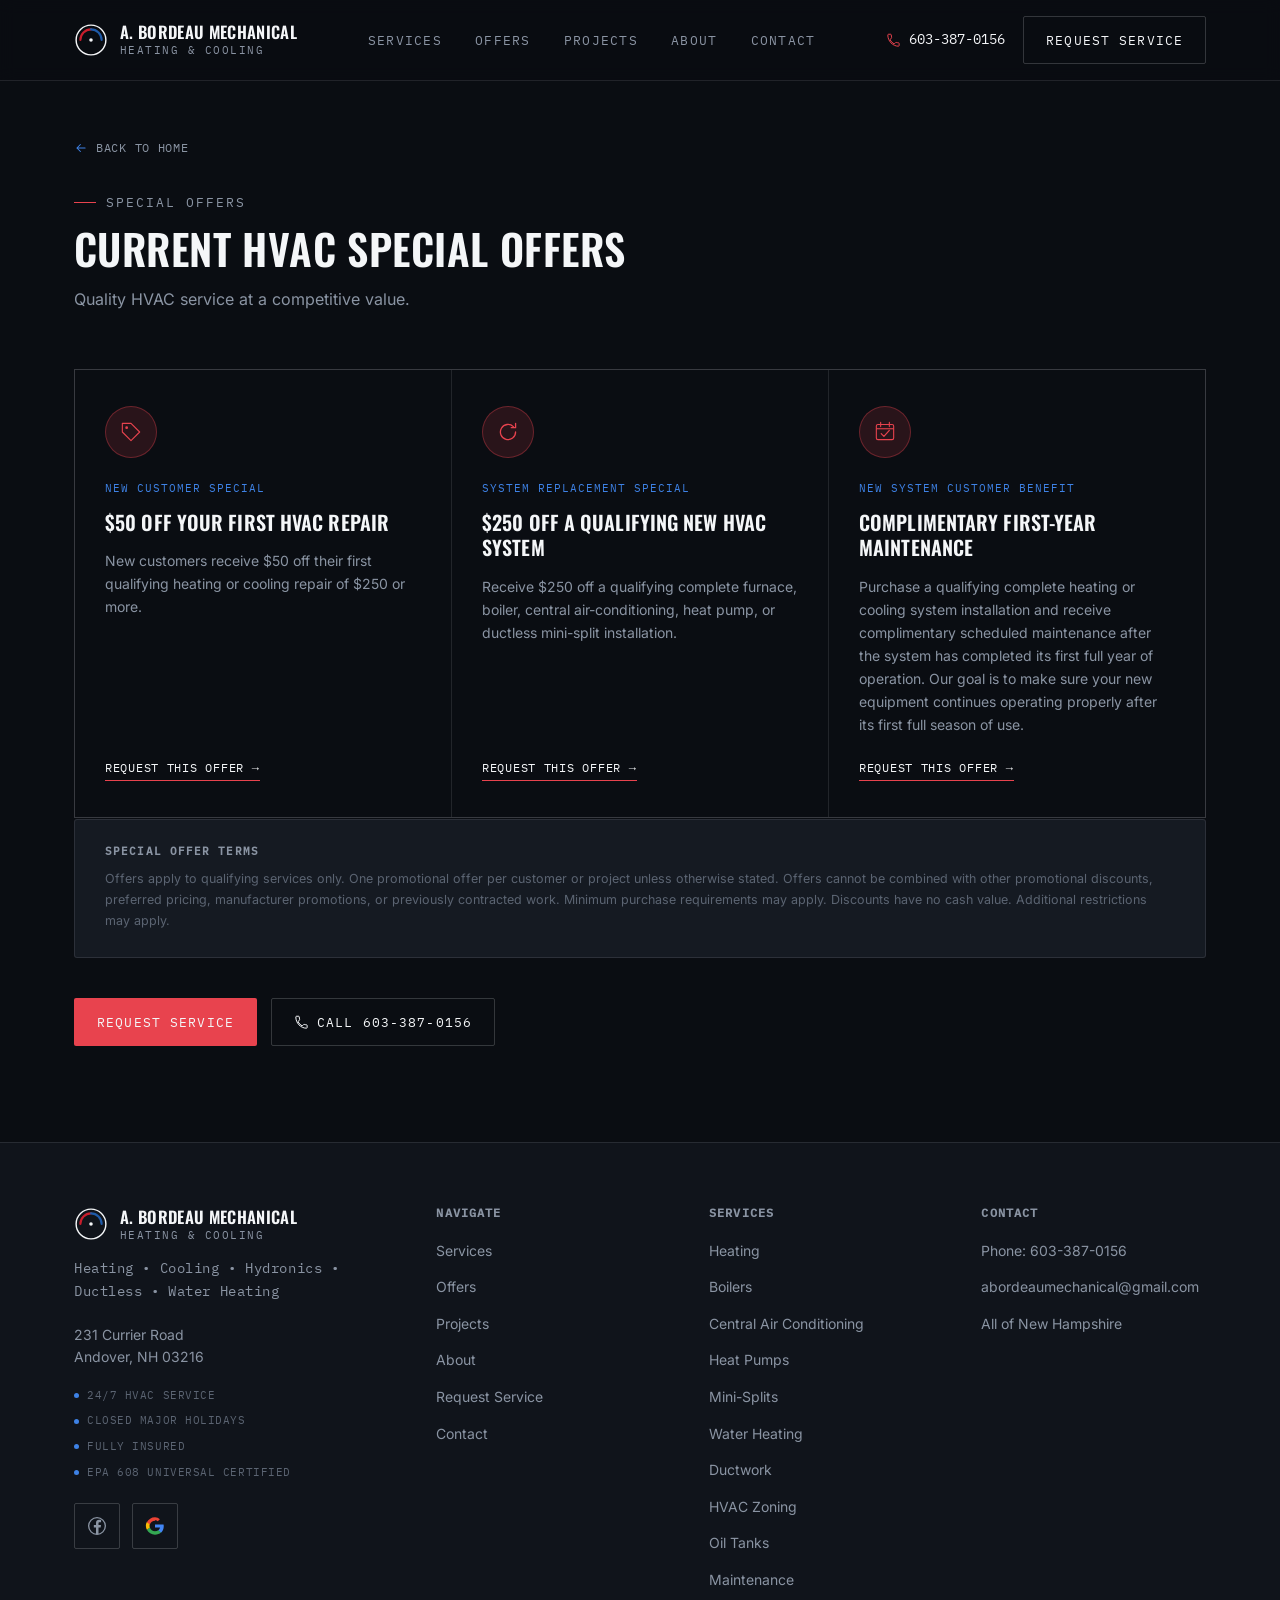
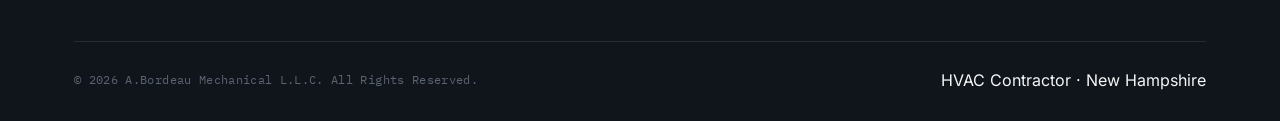
<file: special-offers.html>
<!DOCTYPE html>
<html lang="en">
<head>
<meta charset="UTF-8">
<meta name="viewport" content="width=device-width, initial-scale=1.0">
<title>Special Offers | A. Bordeau Mechanical LLC</title>
<meta name="description" content="Current HVAC special offers from A. Bordeau Mechanical LLC — savings on repairs, new system installations, and complimentary first-year maintenance across New Hampshire.">
<link rel="canonical" href="https://abordeaumechanical.com/special-offers.html">
<meta name="robots" content="index, follow">
<meta property="og:type" content="business.business">
<meta property="og:site_name" content="A. Bordeau Mechanical LLC">
<meta property="og:title" content="Special Offers | A. Bordeau Mechanical LLC">
<meta property="og:description" content="Current HVAC special offers from A. Bordeau Mechanical LLC — savings on repairs, new system installations, and complimentary first-year maintenance across New Hampshire.">
<meta property="og:url" content="https://abordeaumechanical.com/special-offers.html">
<meta property="og:image" content="https://abordeaumechanical.com/assets/images/projects/minisplit-one-to-one.jpg">
<meta name="twitter:card" content="summary_large_image">
<meta name="twitter:title" content="Special Offers | A. Bordeau Mechanical LLC">
<meta name="twitter:description" content="Current HVAC special offers from A. Bordeau Mechanical LLC — savings on repairs, new system installations, and complimentary first-year maintenance across New Hampshire.">
<meta name="twitter:image" content="https://abordeaumechanical.com/assets/images/projects/minisplit-one-to-one.jpg">
<link rel="icon" type="image/svg+xml" href="assets/images/favicon.svg">
<link rel="stylesheet" href="css/styles.css">
<script type="application/ld+json">
{
  "@context": "https://schema.org",
  "@type": "HVACBusiness",
  "name": "A. Bordeau Mechanical LLC",
  "image": "https://abordeaumechanical.com/assets/images/projects/minisplit-one-to-one.jpg",
  "url": "https://abordeaumechanical.com/",
  "telephone": "+16033870156",
  "email": "abordeaumechanical@gmail.com",
  "address": {
    "@type": "PostalAddress",
    "streetAddress": "231 Currier Road",
    "addressLocality": "Andover",
    "addressRegion": "NH",
    "postalCode": "03216",
    "addressCountry": "US"
  },
  "areaServed": {
    "@type": "State",
    "name": "New Hampshire"
  },
  "openingHoursSpecification": {
    "@type": "OpeningHoursSpecification",
    "dayOfWeek": ["Monday","Tuesday","Wednesday","Thursday","Friday","Saturday","Sunday"],
    "opens": "00:00",
    "closes": "23:59"
  },
  "sameAs": [
    "https://www.facebook.com/profile.php?id=61580463715435",
    "https://share.google/6Nv1IhUTbCi5prra8"
  ]
}
</script>
</head>
<body>
<svg xmlns="http://www.w3.org/2000/svg" style="display:none">
<symbol id="icon-arrow-lr" viewBox="0 0 24 24">
<path d="M3 12h18M3 12l5-5M3 12l5 5M21 12l-5-5M21 12l-5 5" fill="none" stroke="currentColor" stroke-width="1.6" stroke-linecap="round" stroke-linejoin="round"/>
</symbol>
<symbol id="icon-ductwork" viewBox="0 0 48 48">
<rect x="6" y="18" width="26" height="12" rx="1" fill="none" stroke="currentColor" stroke-width="2"/>
<path d="M32 21 L32 15 L40 15 L40 33 L32 33 L32 27" fill="none" stroke="currentColor" stroke-width="2" stroke-linejoin="round"/>
<path d="M13 24 L19 24 M21 21 L25 24 L21 27" fill="none" stroke="currentColor" stroke-width="1.6" stroke-linecap="round" stroke-linejoin="round"/>
</symbol>
<symbol id="icon-thermostat" viewBox="0 0 48 48">
<rect x="10" y="8" width="28" height="32" rx="4" fill="none" stroke="currentColor" stroke-width="2"/>
<circle cx="24" cy="20" r="7" fill="none" stroke="currentColor" stroke-width="2"/>
<path d="M24 20 L24 15" stroke="currentColor" stroke-width="2" stroke-linecap="round"/>
<path d="M16 32 L32 32 M16 36 L26 36" stroke="currentColor" stroke-width="1.6" stroke-linecap="round"/>
</symbol>
<symbol id="icon-buildings" viewBox="0 0 48 48">
<path d="M6 40 L6 22 L16 14 L26 22 L26 40 Z" fill="none" stroke="currentColor" stroke-width="2" stroke-linejoin="round"/>
<path d="M12 40 L12 30 L20 30 L20 40" fill="none" stroke="currentColor" stroke-width="1.6"/>
<rect x="28" y="18" width="14" height="22" fill="none" stroke="currentColor" stroke-width="2"/>
<path d="M32 22.5 L32 25.5 M37 22.5 L37 25.5 M32 28.5 L32 31.5 M37 28.5 L37 31.5 M32 34.5 L32 37 M37 34.5 L37 37" stroke="currentColor" stroke-width="1.4" stroke-linecap="round"/>
</symbol>
<symbol id="icon-chevron" viewBox="0 0 24 24">
<path d="M6 9l6 6 6-6" fill="none" stroke="currentColor" stroke-width="2" stroke-linecap="round" stroke-linejoin="round"/>
</symbol>
<symbol id="icon-wrench" viewBox="0 0 24 24">
<path d="M14.7 6.3a4.5 4.5 0 0 0-6 5.6L3 17.6 6.4 21l5.7-5.7a4.5 4.5 0 0 0 5.6-6l-3 3-2.7-2.7 3-3Z" fill="none" stroke="currentColor" stroke-width="1.6" stroke-linejoin="round" stroke-linecap="round"/>
</symbol>
<symbol id="icon-arrow-left" viewBox="0 0 24 24">
<path d="M19 12H5M11 6l-6 6 6 6" fill="none" stroke="currentColor" stroke-width="1.8" stroke-linecap="round" stroke-linejoin="round"/>
</symbol>
<symbol id="icon-phone" viewBox="0 0 24 24">
<path d="M6.6 10.8c1.4 2.8 3.8 5.2 6.6 6.6l2.2-2.2c.3-.3.7-.4 1-.2 1.1.4 2.3.6 3.5.6.6 0 1.1.5 1.1 1.1V20c0 .6-.5 1.1-1.1 1.1C10.9 21.1 2.9 13.1 2.9 3.1 2.9 2.5 3.4 2 4 2h3.3c.6 0 1.1.5 1.1 1.1 0 1.2.2 2.4.6 3.5.1.4 0 .8-.2 1L6.6 10.8Z" fill="none" stroke="currentColor" stroke-width="1.6" stroke-linejoin="round"/>
</symbol>
<symbol id="icon-mail" viewBox="0 0 24 24">
<rect x="2.5" y="4.5" width="19" height="15" rx="1.5" fill="none" stroke="currentColor" stroke-width="1.6"/>
  <path d="M3.5 6 L12 13 L20.5 6" fill="none" stroke="currentColor" stroke-width="1.6" stroke-linecap="round" stroke-linejoin="round"/>
</symbol>
<symbol id="icon-map-pin" viewBox="0 0 24 24">
<path d="M12 2C7.6 2 4 5.6 4 10c0 6 8 12 8 12s8-6 8-12c0-4.4-3.6-8-8-8Z" fill="none" stroke="currentColor" stroke-width="1.6" stroke-linejoin="round"/>
  <circle cx="12" cy="10" r="2.6" fill="none" stroke="currentColor" stroke-width="1.6"/>
</symbol>
<symbol id="icon-clock" viewBox="0 0 24 24">
<circle cx="12" cy="12" r="9.3" fill="none" stroke="currentColor" stroke-width="1.6"/>
  <path d="M12 7 L12 12.3 L16 14.5" fill="none" stroke="currentColor" stroke-width="1.6" stroke-linecap="round" stroke-linejoin="round"/>
</symbol>
<symbol id="icon-check" viewBox="0 0 24 24">
<path d="M4 12.5 L9.5 18 L20 6" fill="none" stroke="currentColor" stroke-width="2" stroke-linecap="round" stroke-linejoin="round"/>
</symbol>
<symbol id="icon-shield" viewBox="0 0 24 24">
<path d="M12 2.5 20 6v6c0 5.2-3.4 8.6-8 9.5-4.6-.9-8-4.3-8-9.5V6l8-3.5Z" fill="none" stroke="currentColor" stroke-width="1.6" stroke-linejoin="round"/>
  <path d="M8.5 12 11 14.5 16 9" fill="none" stroke="currentColor" stroke-width="1.6" stroke-linecap="round" stroke-linejoin="round"/>
</symbol>
<symbol id="icon-facebook" viewBox="0 0 24 24">
<circle cx="12" cy="12" r="10" fill="none" stroke="currentColor" stroke-width="1.6"/>
  <path d="M13.8 21.9v-8h2.6l.4-3H13.8l0-2c0-.9.2-1.5 1.5-1.5h1.6V4.7c-.3 0-1.2-.1-2.3-.1-2.3 0-3.8 1.4-3.8 3.9v2.3H8.2v3h2.6v8h3Z" fill="currentColor" stroke="none"/>
</symbol>
<symbol id="icon-google" viewBox="0 0 24 24">
<path fill="#4285F4" d="M22.5 12.23c0-.82-.07-1.42-.22-2.05H12v3.72h5.98c-.12 1-.77 2.5-2.22 3.51l-.02.14 3.23 2.5.22.02c2.05-1.89 3.31-4.69 3.31-7.84Z"/>
<path fill="#34A853" d="M12 22.5c2.93 0 5.39-.96 7.19-2.61l-3.43-2.66c-.92.64-2.15 1.09-3.76 1.09-2.87 0-5.31-1.89-6.18-4.5l-.13.01-3.36 2.6-.04.13C4.06 20.09 7.75 22.5 12 22.5Z"/>
<path fill="#FBBC05" d="M5.82 13.82a6.6 6.6 0 0 1-.36-2.12c0-.74.13-1.45.35-2.12l-.01-.14L2.4 6.79l-.11.05a10.46 10.46 0 0 0 0 9.72l3.53-2.74Z"/>
<path fill="#EB4335" d="M12 5.08c1.64 0 2.74.7 3.37 1.29l2.46-2.4C16.28 2.44 14.38 1.5 12 1.5 7.75 1.5 4.06 3.91 2.29 7.5l3.53 2.72c.87-2.61 3.31-4.5 6.18-4.5Z"/>
</symbol>
<symbol id="icon-instagram" viewBox="0 0 24 24">
<rect x="2.5" y="2.5" width="19" height="19" rx="5.5" fill="none" stroke="currentColor" stroke-width="1.6"/>
  <circle cx="12" cy="12" r="4.6" fill="none" stroke="currentColor" stroke-width="1.6"/>
  <circle cx="17.6" cy="6.4" r="1.1" fill="currentColor" stroke="none"/>
</symbol>
<symbol id="icon-map-nh" viewBox="0 0 200 260">
<path d="M62 8 L96 8 L98 34 L108 40 L112 60 L128 66 L134 90 L120 96 L126 118 L138 130 L150 150 L146 176 L132 182 L134 206 L120 214 L118 236 L96 252 L74 246 L70 220 L58 214 L56 186 L64 176 L56 160 L60 138 L50 128 L54 100 L44 90 L48 66 L58 58 L54 34 Z"
        fill="none" stroke="currentColor" stroke-width="2" stroke-linejoin="round" stroke-linecap="round"/>
</symbol>
<symbol id="icon-oil-burner" viewBox="0 0 48 48">
<rect x="10" y="18" width="24" height="20" rx="1" fill="none" stroke="currentColor" stroke-width="2"/>
  <path d="M14 18 L14 12 L30 12 L30 18" fill="none" stroke="currentColor" stroke-width="2"/>
  <path d="M30 15 L38 15" fill="none" stroke="currentColor" stroke-width="2" stroke-linecap="round"/>
  <path d="M22 24 C 22 22, 24 21, 24 19 C 24 21, 26 22, 26 24 C 26 25.6, 24.9 27, 24 27 C 23.1 27, 22 25.6, 22 24 Z" fill="currentColor" stroke="none"/>
  <path d="M15 33 L33 33" fill="none" stroke="currentColor" stroke-width="2" stroke-linecap="round"/>
  <path d="M15 38 L15 41 M33 38 L33 41" fill="none" stroke="currentColor" stroke-width="2" stroke-linecap="round"/>
</symbol>
<symbol id="icon-gas-burner" viewBox="0 0 48 48">
<rect x="10" y="20" width="28" height="17" rx="1" fill="none" stroke="currentColor" stroke-width="2"/>
  <path d="M17 20 L17 13 M31 20 L31 13" fill="none" stroke="currentColor" stroke-width="2" stroke-linecap="round"/>
  <path d="M17 13 L31 13" fill="none" stroke="currentColor" stroke-width="2" stroke-linecap="round"/>
  <path d="M24 30 C 20 27, 20 23, 24 18 C 25 22, 28 22, 28 26 C 28 29, 26.5 30, 24 30 Z" fill="none" stroke="currentColor" stroke-width="2" stroke-linejoin="round"/>
  <path d="M14 37 L14 40 M34 37 L34 40" fill="none" stroke="currentColor" stroke-width="2" stroke-linecap="round"/>
</symbol>
<symbol id="icon-water-heater" viewBox="0 0 48 48">
<rect x="15" y="8" width="18" height="32" rx="9" fill="none" stroke="currentColor" stroke-width="2"/>
  <path d="M20 16 C 20 14, 22 13.5, 22 12 C 22 13.5, 24 14, 24 16 C 24 17.2, 23.1 18, 22 18 C 20.9 18, 20 17.2, 20 16 Z" fill="currentColor" stroke="none"/>
  <path d="M15 26 L33 26" fill="none" stroke="currentColor" stroke-width="2"/>
  <path d="M19 33 C 20.5 31.5, 20.5 30.5, 19 29 M24 33 C 25.5 31.5, 25.5 30.5, 24 29 M29 33 C 30.5 31.5, 30.5 30.5, 29 29" fill="none" stroke="currentColor" stroke-width="1.6" stroke-linecap="round"/>
  <path d="M33 14 L38 14 L38 40 L15 40" fill="none" stroke="currentColor" stroke-width="2" stroke-linecap="round" stroke-linejoin="round"/>
</symbol>
<symbol id="icon-air-conditioning" viewBox="0 0 48 48">
<rect x="7" y="14" width="34" height="12" rx="2" fill="none" stroke="currentColor" stroke-width="2"/>
  <path d="M13 26 L11 34 M19 26 L18 36 M24 26 L24 38 M29 26 L30 36 M35 26 L37 34" fill="none" stroke="currentColor" stroke-width="2" stroke-linecap="round"/>
  <circle cx="34" cy="20" r="2.4" fill="none" stroke="currentColor" stroke-width="1.6"/>
</symbol>
<symbol id="icon-mini-split" viewBox="0 0 48 48">
<rect x="6" y="12" width="36" height="10" rx="4" fill="none" stroke="currentColor" stroke-width="2"/>
  <path d="M10 25 Q 24 30 38 25" fill="none" stroke="currentColor" stroke-width="2" stroke-linecap="round"/>
  <path d="M12 30 Q 24 34 36 30" fill="none" stroke="currentColor" stroke-width="1.6" stroke-linecap="round" opacity="0.6"/>
  <circle cx="34" cy="17" r="1.8" fill="currentColor"/>
</symbol>
<symbol id="icon-oil-tank" viewBox="0 0 48 48">
<rect x="6" y="16" width="30" height="16" rx="8" fill="none" stroke="currentColor" stroke-width="2"/>
  <path d="M36 20 L36 28" fill="none" stroke="currentColor" stroke-width="2"/>
  <path d="M39 22 L39 26" fill="none" stroke="currentColor" stroke-width="2" stroke-linecap="round"/>
  <path d="M14 32 L14 37 M28 32 L28 37" fill="none" stroke="currentColor" stroke-width="2" stroke-linecap="round"/>
  <path d="M14 37 L28 37" fill="none" stroke="currentColor" stroke-width="2" stroke-linecap="round"/>
  <path d="M21 16 L21 10 L26 10 L26 16" fill="none" stroke="currentColor" stroke-width="2"/>
</symbol>
<symbol id="icon-hydronic-heat" viewBox="0 0 48 48">
<rect x="8" y="14" width="32" height="20" rx="1" fill="none" stroke="currentColor" stroke-width="2"/>
  <path d="M14 14 L14 34 M20 14 L20 34 M26 14 L26 34 M32 14 L32 34" fill="none" stroke="currentColor" stroke-width="1.6"/>
  <path d="M8 39 Q 12 36 16 39 T 24 39 T 32 39 T 40 39" fill="none" stroke="currentColor" stroke-width="2" stroke-linecap="round"/>
</symbol>
<symbol id="icon-forced-air" viewBox="0 0 48 48">
<rect x="8" y="10" width="20" height="14" rx="1" fill="none" stroke="currentColor" stroke-width="2"/>
  <path d="M12 24 L12 30 L34 30 L34 34" fill="none" stroke="currentColor" stroke-width="2" stroke-linejoin="round"/>
  <path d="M34 34 L34 40 M30 37 L34 40 L38 37" fill="none" stroke="currentColor" stroke-width="2" stroke-linecap="round" stroke-linejoin="round"/>
  <path d="M12 15 L22 15 M12 19 L22 19" fill="none" stroke="currentColor" stroke-width="1.6" stroke-linecap="round"/>
</symbol>
<symbol id="icon-gauge-mark" viewBox="0 0 48 48">
<circle cx="24" cy="24" r="21" fill="none" stroke="currentColor" stroke-width="2"/>
  <path d="M 24 24 L 24 8" fill="none" stroke="currentColor" stroke-width="2" stroke-linecap="round"/>
  <path d="M 9 24 A 15 15 0 0 1 24 9" fill="none" stroke="#C81E2C" stroke-width="3" stroke-linecap="round"/>
  <path d="M 24 9 A 15 15 0 0 1 39 24" fill="none" stroke="#1E5AA8" stroke-width="3" stroke-linecap="round"/>
  <circle cx="24" cy="24" r="2.5" fill="currentColor"/>
</symbol>
<symbol id="icon-tag" viewBox="0 0 48 48">
<path d="M8 8 H24 L40 24 L24 40 L8 24 Z" fill="none" stroke="currentColor" stroke-width="2" stroke-linejoin="round"/>
<circle cx="16" cy="16" r="2.5" fill="currentColor"/>
</symbol>
<symbol id="icon-swap" viewBox="0 0 48 48">
<path d="M38 24a14 14 0 1 1-4.1-9.9" fill="none" stroke="currentColor" stroke-width="2.4" stroke-linecap="round"/>
<path d="M38 8v8h-8" fill="none" stroke="currentColor" stroke-width="2.4" stroke-linecap="round" stroke-linejoin="round"/>
</symbol>
<symbol id="icon-calendar-check" viewBox="0 0 48 48">
<rect x="8" y="10" width="32" height="28" rx="3" fill="none" stroke="currentColor" stroke-width="2"/>
<path d="M8 18h32" stroke="currentColor" stroke-width="2"/>
<path d="M16 6v8M32 6v8" stroke="currentColor" stroke-width="2" stroke-linecap="round"/>
<path d="M17 27l5 5 10-11" fill="none" stroke="currentColor" stroke-width="2.2" stroke-linecap="round" stroke-linejoin="round"/>
</symbol>
</svg>

<a class="skip-link" href="#main" style="position:absolute;left:-9999px;">Skip to content</a>

<!-- =========================== HEADER =========================== -->
<header class="site-header">
  <div class="wrap">
    <a href="index.html" class="brand" aria-label="A. Bordeau Mechanical LLC home">
      <span class="brand-mark" aria-hidden="true">
        <svg viewBox="0 0 48 48" xmlns="http://www.w3.org/2000/svg" width="100%" height="100%">
          <circle cx="24" cy="24" r="21" fill="none" stroke="currentColor" stroke-width="2"/>
          <path d="M 9 24 A 15 15 0 0 1 24 9" fill="none" stroke="#C81E2C" stroke-width="3" stroke-linecap="round"/>
          <path d="M 24 9 A 15 15 0 0 1 39 24" fill="none" stroke="#1E5AA8" stroke-width="3" stroke-linecap="round"/>
          <circle cx="24" cy="24" r="2.5" fill="currentColor"/>
        </svg>
      </span>
      <span class="brand-text">
        <span class="brand-name">A. Bordeau Mechanical</span>
        <span class="brand-sub">Heating &amp; Cooling</span>
      </span>
    </a>

    <nav class="main-nav" id="main-nav">
      <ul>
        <li><a href="index.html#services">Services</a></li>
        <li><a href="special-offers.html">Offers</a></li>
        <li><a href="projects.html">Projects</a></li>
        <li><a href="about.html">About</a></li>
        <li><a href="index.html#contact">Contact</a></li>
        <li class="nav-call-item">
          <a href="tel:6033870156" class="btn btn-outline btn-block">
            <svg viewBox="0 0 24 24" width="15" height="15"><use href="#icon-phone" xlink:href="#icon-phone"></use></svg>
            Call 603-387-0156
          </a>
        </li>
        <li class="nav-cta-item"><a href="index.html#quote" class="btn btn-primary btn-block">Request Service</a></li>
      </ul>
    </nav>

    <div class="header-actions">
      <a class="header-phone" href="tel:6033870156">
        <svg viewBox="0 0 24 24"><use href="#icon-phone" xlink:href="#icon-phone"></use></svg>
        603-387-0156
      </a>
      <a href="index.html#quote" class="btn btn-outline">Request Service</a>
      <button class="nav-toggle" id="nav-toggle" aria-label="Toggle menu" aria-expanded="false" aria-controls="main-nav">
        <svg id="nav-toggle-icon" viewBox="0 0 24 24" fill="none" stroke="currentColor" stroke-width="1.8"><path d="M3 6h18M3 12h18M3 18h18"/></svg>
      </button>
    </div>
  </div>
</header>

<main id="main">

  <!-- =========================== SPECIAL OFFERS =========================== -->
  <section id="offers-page">
    <div class="wrap">
      <a href="index.html" class="back-link">
        <svg viewBox="0 0 24 24" width="14" height="14"><use href="#icon-arrow-left" xlink:href="#icon-arrow-left"></use></svg>
        Back to Home
      </a>

      <div class="section-head" style="margin-top:22px;">
        <span class="eyebrow">Special Offers</span>
        <h1>Current HVAC Special Offers</h1>
        <p>Quality HVAC service at a competitive value.</p>
      </div>

      <div class="offers-grid">
        <div class="offer-card">
          <div class="offer-icon"><svg viewBox="0 0 48 48"><use href="#icon-tag" xlink:href="#icon-tag"></use></svg></div>
          <span class="offer-eyebrow">New Customer Special</span>
          <h3 class="offer-headline">$50 Off Your First HVAC Repair</h3>
          <p class="offer-desc">New customers receive $50 off their first qualifying heating or cooling repair of $250 or more.</p>
          <a href="index.html#quote" class="offer-cta">Request This Offer &rarr;</a>
        </div>

        <div class="offer-card">
          <div class="offer-icon"><svg viewBox="0 0 48 48"><use href="#icon-swap" xlink:href="#icon-swap"></use></svg></div>
          <span class="offer-eyebrow">System Replacement Special</span>
          <h3 class="offer-headline">$250 Off a Qualifying New HVAC System</h3>
          <p class="offer-desc">Receive $250 off a qualifying complete furnace, boiler, central air-conditioning, heat pump, or ductless mini-split installation.</p>
          <a href="index.html#quote" class="offer-cta">Request This Offer &rarr;</a>
        </div>

        <div class="offer-card">
          <div class="offer-icon"><svg viewBox="0 0 48 48"><use href="#icon-calendar-check" xlink:href="#icon-calendar-check"></use></svg></div>
          <span class="offer-eyebrow">New System Customer Benefit</span>
          <h3 class="offer-headline">Complimentary First-Year Maintenance</h3>
          <p class="offer-desc">Purchase a qualifying complete heating or cooling system installation and receive complimentary scheduled maintenance after the system has completed its first full year of operation. Our goal is to make sure your new equipment continues operating properly after its first full season of use.</p>
          <a href="index.html#quote" class="offer-cta">Request This Offer &rarr;</a>
        </div>
      </div>

      <div class="offer-terms">
        <h4>Special Offer Terms</h4>
        <p>Offers apply to qualifying services only. One promotional offer per customer or project unless otherwise stated. Offers cannot be combined with other promotional discounts, preferred pricing, manufacturer promotions, or previously contracted work. Minimum purchase requirements may apply. Discounts have no cash value. Additional restrictions may apply.</p>
      </div>

      <div class="hero-ctas" style="margin-top:40px;">
        <a href="index.html#quote" class="btn btn-primary">Request Service</a>
        <a href="tel:6033870156" class="btn btn-outline">
          <svg viewBox="0 0 24 24" width="15" height="15"><use href="#icon-phone" xlink:href="#icon-phone"></use></svg>
          Call 603-387-0156
        </a>
      </div>
    </div>
  </section>

</main>

<!-- =========================== FOOTER =========================== -->
<footer class="site-footer">
  <div class="wrap">
    <div class="footer-top">
      <div class="footer-brand">
        <a href="index.html" class="brand">
          <span class="brand-mark" aria-hidden="true">
            <svg viewBox="0 0 48 48" xmlns="http://www.w3.org/2000/svg" width="100%" height="100%">
              <circle cx="24" cy="24" r="21" fill="none" stroke="currentColor" stroke-width="2"/>
              <path d="M 9 24 A 15 15 0 0 1 24 9" fill="none" stroke="#C81E2C" stroke-width="3" stroke-linecap="round"/>
              <path d="M 24 9 A 15 15 0 0 1 39 24" fill="none" stroke="#1E5AA8" stroke-width="3" stroke-linecap="round"/>
              <circle cx="24" cy="24" r="2.5" fill="currentColor"/>
            </svg>
          </span>
          <span class="brand-text">
            <span class="brand-name">A. Bordeau Mechanical</span>
            <span class="brand-sub">Heating &amp; Cooling</span>
          </span>
        </a>
        <p class="footer-tagline">Heating &bull; Cooling &bull; Hydronics &bull; Ductless &bull; Water Heating</p>
        <address class="footer-address">231 Currier Road<br>Andover, NH 03216</address>
        <ul class="footer-badges">
          <li>24/7 HVAC Service</li>
          <li>Closed Major Holidays</li>
          <li>Fully Insured</li>
          <li>EPA 608 Universal Certified</li>
        </ul>
        <div class="social-row">
          <a class="social-btn" href="https://www.facebook.com/profile.php?id=61580463715435" target="_blank" rel="noopener noreferrer" aria-label="Facebook">
            <svg viewBox="0 0 24 24"><use href="#icon-facebook" xlink:href="#icon-facebook"></use></svg>
          </a>
          <a class="social-btn" href="https://share.google/6Nv1IhUTbCi5prra8" target="_blank" rel="noopener noreferrer" aria-label="A. Bordeau Mechanical on Google">
            <svg viewBox="0 0 24 24"><use href="#icon-google" xlink:href="#icon-google"></use></svg>
          </a>
        </div>
      </div>

      <div class="footer-col">
        <h4>Navigate</h4>
        <ul>
          <li><a href="index.html#services">Services</a></li>
          <li><a href="special-offers.html">Offers</a></li>
          <li><a href="projects.html">Projects</a></li>
          <li><a href="about.html">About</a></li>
          <li><a href="index.html#quote">Request Service</a></li>
          <li><a href="index.html#contact">Contact</a></li>
        </ul>
      </div>

      <div class="footer-col">
        <h4>Services</h4>
        <ul>
          <li><span>Heating</span></li>
          <li><span>Boilers</span></li>
          <li><span>Central Air Conditioning</span></li>
          <li><span>Heat Pumps</span></li>
          <li><span>Mini-Splits</span></li>
          <li><span>Water Heating</span></li>
          <li><span>Ductwork</span></li>
          <li><span>HVAC Zoning</span></li>
          <li><span>Oil Tanks</span></li>
          <li><span>Maintenance</span></li>
        </ul>
      </div>

      <div class="footer-col">
        <h4>Contact</h4>
        <ul>
          <li><a href="tel:6033870156">Phone: 603-387-0156</a></li>
          <li><a href="mailto:abordeaumechanical@gmail.com">abordeaumechanical@gmail.com</a></li>
          <li><span>All of New Hampshire</span></li>
        </ul>
      </div>
    </div>

    <div class="footer-bottom">
      <p>&copy; <span id="year"></span> A.Bordeau Mechanical L.L.C. All Rights Reserved.</p>
      <div class="footer-legal">
        <span>HVAC Contractor &middot; New Hampshire</span>
      </div>
    </div>
  </div>
</footer>

<a href="tel:6033870156" class="sticky-call">
  <svg viewBox="0 0 24 24"><use href="#icon-phone" xlink:href="#icon-phone"></use></svg>
  Emergency? Call 603-387-0156
</a>

<script src="js/main.js"></script>
</body>
</html>
</file>
<file: css/styles.css>
/* =================================================================
   A. BORDEAU MECHANICAL LLC — stylesheet
   Design language: instrumentation / gauge-panel.
   Blue = cooling side. Red = heating side. Black = the steel panel.
   ================================================================= */

@font-face{font-family:'Oswald';src:url('../fonts/oswald-latin-400-normal.woff2') format('woff2');font-weight:400;font-style:normal;font-display:swap;}
@font-face{font-family:'Oswald';src:url('../fonts/oswald-latin-500-normal.woff2') format('woff2');font-weight:500;font-style:normal;font-display:swap;}
@font-face{font-family:'Oswald';src:url('../fonts/oswald-latin-600-normal.woff2') format('woff2');font-weight:600;font-style:normal;font-display:swap;}
@font-face{font-family:'Oswald';src:url('../fonts/oswald-latin-700-normal.woff2') format('woff2');font-weight:700;font-style:normal;font-display:swap;}
@font-face{font-family:'Inter';src:url('../fonts/inter-latin-400-normal.woff2') format('woff2');font-weight:400;font-style:normal;font-display:swap;}
@font-face{font-family:'Inter';src:url('../fonts/inter-latin-500-normal.woff2') format('woff2');font-weight:500;font-style:normal;font-display:swap;}
@font-face{font-family:'Inter';src:url('../fonts/inter-latin-600-normal.woff2') format('woff2');font-weight:600;font-style:normal;font-display:swap;}
@font-face{font-family:'Inter';src:url('../fonts/inter-latin-700-normal.woff2') format('woff2');font-weight:700;font-style:normal;font-display:swap;}
@font-face{font-family:'Inter';src:url('../fonts/inter-latin-800-normal.woff2') format('woff2');font-weight:800;font-style:normal;font-display:swap;}
@font-face{font-family:'IBM Plex Mono';src:url('../fonts/ibm-plex-mono-latin-400-normal.woff2') format('woff2');font-weight:400;font-style:normal;font-display:swap;}
@font-face{font-family:'IBM Plex Mono';src:url('../fonts/ibm-plex-mono-latin-500-normal.woff2') format('woff2');font-weight:500;font-style:normal;font-display:swap;}

:root{
  /* --- palette --- */
  --black:        #0A0D12;
  --black-2:      #10141B;
  --panel:        #151A22;
  --panel-line:   rgba(244,246,248,0.10);
  --panel-line-strong: rgba(244,246,248,0.18);
  --white:        #F4F6F8;
  --steel:        #8A94A3;
  --steel-dim:    #5B6472;

  --blue:         #1E5AA8;
  --blue-bright:  #3E82E6;
  --blue-dim:     rgba(62,130,230,0.14);

  --red:          #C81E2C;
  --red-bright:   #E8434E;
  --red-dim:      rgba(232,67,78,0.14);

  /* --- type --- */
  --font-display: 'Oswald', 'Arial Narrow', sans-serif;
  --font-body:    'Inter', -apple-system, sans-serif;
  --font-mono:    'IBM Plex Mono', 'Courier New', monospace;

  --container: 1180px;
}

*,*::before,*::after{box-sizing:border-box;}
html{scroll-behavior:smooth;}
body{
  margin:0;
  background:var(--black);
  color:var(--white);
  font-family:var(--font-body);
  font-size:16px;
  line-height:1.6;
  -webkit-font-smoothing:antialiased;
}
img,svg{display:block;max-width:100%;}
a{color:inherit;text-decoration:none;}
ul{margin:0;padding:0;list-style:none;}
h1,h2,h3,h4{margin:0;font-family:var(--font-display);font-weight:600;text-transform:uppercase;letter-spacing:0.01em;line-height:1.08;}
p{margin:0;}
button{font-family:inherit;cursor:pointer;}

:focus-visible{outline:2px solid var(--blue-bright);outline-offset:3px;}

.wrap{max-width:var(--container);margin:0 auto;padding:0 24px;}

/* --- eyebrow / mono labels (instrument-readout feel) --- */
.eyebrow{
  font-family:var(--font-mono);
  font-size:12.5px;
  letter-spacing:0.16em;
  text-transform:uppercase;
  display:inline-flex;
  align-items:center;
  gap:10px;
  color:var(--steel);
  margin-bottom:14px;
}
.eyebrow::before{
  content:"";
  width:22px;height:1px;
  background:var(--red-bright);
}
.eyebrow.is-blue::before{background:var(--blue-bright);}

/* --- gauge tick divider: the recurring signature rule --- */
.tick-rule{
  display:flex;
  align-items:flex-end;
  gap:5px;
  height:14px;
  overflow:hidden;
  margin:0 auto;
}
.tick-rule span{
  width:1px;
  background:var(--panel-line-strong);
  height:6px;
  flex:0 0 auto;
}
.tick-rule span:nth-child(5n){height:12px;background:var(--steel-dim);}

.section-divider{
  max-width:var(--container);
  margin:0 auto;
  padding:0 24px;
}
.section-divider .tick-rule{justify-content:flex-start;}

/* =========================== URGENT TOP CTA BAR =========================== */
.urgent-bar{
  background:linear-gradient(135deg, var(--red-bright), #9c1119);
  padding:16px;
}
.urgent-bar-inner{
  display:flex;flex-direction:column;align-items:center;gap:10px;
  max-width:560px;margin:0 auto;
}
.urgent-call-btn{
  display:flex;align-items:center;justify-content:center;gap:10px;
  width:100%;
  background:var(--white);color:var(--red-bright);
  font-family:var(--font-display);font-weight:700;
  font-size:clamp(15px,3vw,20px);
  letter-spacing:0.01em;text-transform:uppercase;
  padding:15px 18px;border-radius:6px;
  box-shadow:0 6px 18px rgba(0,0,0,0.28);
  transition:transform .15s ease, box-shadow .15s ease;
  animation:urgent-pulse 2.6s ease-in-out infinite;
}
.urgent-call-btn:hover{transform:translateY(-2px);box-shadow:0 10px 24px rgba(0,0,0,0.32);}
.urgent-call-btn svg{width:20px;height:20px;flex:0 0 auto;color:var(--red-bright);}

.urgent-request-btn{
  display:flex;align-items:center;justify-content:center;
  width:100%;
  background:transparent;color:var(--white);
  border:1.5px solid rgba(255,255,255,0.65);
  font-family:var(--font-mono);font-weight:600;
  font-size:clamp(12px,2.2vw,13.5px);
  letter-spacing:0.09em;text-transform:uppercase;
  padding:11px 18px;border-radius:6px;
  transition:background .15s ease, border-color .15s ease;
}
.urgent-request-btn:hover{background:rgba(255,255,255,0.14);border-color:var(--white);}

@keyframes urgent-pulse{
  0%,100%{box-shadow:0 6px 18px rgba(0,0,0,0.28), 0 0 0 0 rgba(255,255,255,0.35);}
  50%{box-shadow:0 6px 18px rgba(0,0,0,0.28), 0 0 0 8px rgba(255,255,255,0);}
}
@media (prefers-reduced-motion:reduce){.urgent-call-btn{animation:none;}}

/* =========================== HEADER =========================== */
.site-header{
  position:sticky;top:0;z-index:100;
  background:rgba(10,13,18,0.92);
  backdrop-filter:blur(8px);
  border-bottom:1px solid var(--panel-line);
}
.site-header .wrap{
  display:flex;align-items:center;justify-content:space-between;
  height:80px;
}
.brand{display:flex;align-items:center;gap:12px;}
.brand-mark{width:34px;height:34px;color:var(--white);flex:0 0 auto;}
.brand-text{display:flex;flex-direction:column;line-height:1.15;}
.brand-name{font-family:var(--font-display);font-weight:600;font-size:16.5px;letter-spacing:0.02em;text-transform:uppercase;}
.brand-sub{font-family:var(--font-mono);font-size:10.5px;letter-spacing:0.14em;color:var(--steel);text-transform:uppercase;margin-top:2px;}

.main-nav ul{display:flex;gap:clamp(20px,2.6vw,38px);align-items:center;}
.main-nav a{
  font-family:var(--font-mono);
  font-size:12.5px;
  letter-spacing:0.1em;
  text-transform:uppercase;
  color:var(--steel);
  transition:color .15s ease;
  position:relative;
  padding:6px 0;
}
.main-nav a:hover{color:var(--white);}
.main-nav a::after{
  content:"";position:absolute;left:0;bottom:0;height:1px;width:0;
  background:var(--red-bright);transition:width .2s ease;
}
.main-nav a:hover::after{width:100%;}

/* the "Request Service" item lives inside the nav list markup so it's
   always reachable from the mobile menu, but it only renders there —
   on the inline desktop nav it stays hidden (the header button covers it) */
.nav-cta-item{display:none;}
.nav-call-item{display:none;}

.header-actions{display:flex;align-items:center;gap:18px;}
.header-phone{
  display:flex;align-items:center;gap:8px;
  font-family:var(--font-mono);font-size:13.5px;color:var(--white);
}
.header-phone svg{width:15px;height:15px;color:var(--red-bright);}
.header-phone{display:none;}

.btn{
  display:inline-flex;align-items:center;justify-content:center;gap:8px;
  font-family:var(--font-mono);font-size:12.5px;letter-spacing:0.09em;text-transform:uppercase;
  padding:13px 22px;border-radius:2px;border:1px solid transparent;
  transition:transform .15s ease, background .15s ease, border-color .15s ease, color .15s ease;
  white-space:nowrap;
}
.btn:active{transform:translateY(1px);}
.btn-primary{background:var(--red-bright);color:var(--white);}
.btn-primary:hover{background:#ff5a63;}
.btn-outline{border-color:var(--panel-line-strong);color:var(--white);background:transparent;}
.btn-outline:hover{border-color:var(--blue-bright);color:var(--blue-bright);}
.btn-block{width:100%;}

.nav-toggle{
  display:none;background:none;border:1px solid var(--panel-line-strong);
  width:44px;height:44px;align-items:center;justify-content:center;color:var(--white);
  border-radius:2px;
}
.nav-toggle svg{width:20px;height:20px;}

/* =========================== HERO =========================== */
.hero{
  position:relative;
  padding:76px 0 90px;
  overflow:hidden;
  border-bottom:1px solid var(--panel-line);
  background:
    radial-gradient(ellipse 900px 500px at 82% -10%, rgba(30,90,168,0.22), transparent 60%),
    radial-gradient(ellipse 700px 500px at 100% 100%, rgba(200,30,44,0.14), transparent 55%);
}
.hero .wrap{display:grid;grid-template-columns:1.15fr 0.85fr;gap:56px;align-items:center;}
.hero-badge{
  display:inline-flex;align-items:center;gap:10px;
  font-family:var(--font-mono);font-size:12px;letter-spacing:0.12em;text-transform:uppercase;
  color:var(--white);background:var(--panel);border:1px solid var(--panel-line-strong);
  padding:8px 14px;border-radius:2px;margin-bottom:26px;
}
.hero-badge .dot{width:7px;height:7px;border-radius:50%;background:var(--red-bright);box-shadow:0 0 0 3px var(--red-dim);}
.hero h1{
  font-size:clamp(40px,5.6vw,68px);
  color:var(--white);
}
.hero h1 .accent-blue{color:var(--blue-bright);}
.hero h1 .accent-red{color:var(--red-bright);}
.hero-motto{
  font-family:var(--font-display);font-weight:500;font-size:19px;letter-spacing:0.03em;
  text-transform:uppercase;color:var(--steel);margin-top:18px;
}
.hero-motto strong{color:var(--white);font-weight:600;}
.hero-lede-lead{
  margin-top:22px;max-width:54ch;color:var(--white);font-size:18px;font-weight:700;line-height:1.4;
}
.hero-lede{
  margin-top:12px;max-width:54ch;color:var(--steel);font-size:16px;line-height:1.65;
}
.hero-ctas{display:flex;gap:14px;margin-top:38px;flex-wrap:wrap;}
.hero-meta{
  display:flex;gap:26px 28px;margin-top:44px;padding-top:28px;border-top:1px solid var(--panel-line);
  flex-wrap:wrap;
}
.hero-meta-item{display:flex;align-items:center;gap:10px;}
.hero-meta-item svg{width:18px;height:18px;color:var(--steel);}
.hero-meta-item .label{font-family:var(--font-mono);font-size:12px;letter-spacing:0.06em;color:var(--steel);white-space:nowrap;}
.hero-meta-item .label strong{color:var(--white);font-weight:500;}

/* --- signature gauge graphic --- */
.gauge-wrap{position:relative;display:flex;align-items:center;justify-content:center;}
.gauge{width:100%;max-width:420px;height:auto;}
.gauge-needle{transform-origin:210px 210px;animation:needle-settle 2.2s cubic-bezier(.2,.9,.25,1) both;}
@keyframes needle-settle{
  0%{transform:rotate(-95deg);}
  60%{transform:rotate(6deg);}
  100%{transform:rotate(0deg);}
}
@media (prefers-reduced-motion:reduce){.gauge-needle{animation:none;}}
.gauge-label-cool{fill:var(--blue-bright);font-family:var(--font-mono);font-size:11px;letter-spacing:0.1em;}
.gauge-label-heat{fill:var(--red-bright);font-family:var(--font-mono);font-size:11px;letter-spacing:0.1em;}
.gauge-label-center{fill:var(--steel);font-family:var(--font-mono);font-size:9.5px;letter-spacing:0.12em;}

/* =========================== SECTION SHELL =========================== */
section{padding:96px 0;}
.section-head{max-width:640px;margin-bottom:56px;}
.section-head h1,.section-head h2{font-size:clamp(28px,3.6vw,42px);color:var(--white);}
.section-head p{margin-top:16px;color:var(--steel);font-size:16px;max-width:56ch;}
.section-alt{background:var(--black-2);border-top:1px solid var(--panel-line);border-bottom:1px solid var(--panel-line);}

/* =========================== GOOGLE REVIEWS =========================== */
.review-panel{
  max-width:620px;margin:0 auto;text-align:center;
  display:flex;flex-direction:column;align-items:center;
}
.review-panel-icon{width:34px;height:34px;color:var(--steel);margin-bottom:18px;}
.review-panel .eyebrow{margin-bottom:6px;}
.review-panel .eyebrow::before{display:none;}
.review-stars{display:flex;gap:6px;margin:18px 0 6px;}
.review-stars svg{width:22px;height:22px;color:var(--blue-bright);}
.review-panel h2{font-size:clamp(26px,3.2vw,36px);color:var(--white);margin-top:6px;}
.review-panel p{margin-top:14px;color:var(--steel);font-size:16px;max-width:52ch;}
.review-panel .btn{margin-top:28px;}

/* =========================== ABOUT =========================== */
.about-grid{display:grid;grid-template-columns:1fr 1.15fr;gap:56px;align-items:start;margin-bottom:56px;}
.about-copy p{color:var(--steel);font-size:16px;margin-bottom:16px;}
.about-copy p:last-child{margin-bottom:0;}

.area-panel{
  background:var(--panel);border:1px solid var(--panel-line);border-radius:3px;padding:36px;
}
.area-panel-head{display:flex;align-items:center;gap:14px;margin-bottom:22px;flex:0 0 auto;}
.area-panel-head .map-icon{width:30px;height:auto;color:var(--blue-bright);}
.area-panel-head h3{font-size:16px;color:var(--white);letter-spacing:0.02em;}
.area-panel-head .sub{font-family:var(--font-mono);font-size:11px;color:var(--steel);margin-top:3px;text-transform:uppercase;letter-spacing:0.08em;}
.area-panel p{color:var(--steel);font-size:14.5px;margin-bottom:18px;}

/* --- Why Choose panel --- */
.why-panel{display:flex;flex-direction:column;}
.why-list{display:flex;flex-direction:column;gap:13px;}
.why-list li{display:flex;align-items:flex-start;gap:11px;font-size:14.5px;color:var(--steel);line-height:1.45;}
.why-list svg{width:16px;height:16px;color:var(--blue-bright);flex:0 0 auto;margin-top:2px;}

/* --- closing tagline banner --- */
.about-tagline{text-align:center;padding-top:12px;}
.about-tagline .tick-rule{justify-content:center;margin-bottom:26px;}
.about-tagline p{
  font-family:var(--font-display);font-weight:600;font-size:clamp(19px,2.4vw,26px);
  text-transform:uppercase;letter-spacing:0.02em;color:var(--white);
}
.about-tagline .accent-blue{color:var(--blue-bright);}
.about-tagline .accent-red{color:var(--red-bright);}

/* =========================== SERVICES =========================== */
.services-toolbar{display:flex;align-items:center;justify-content:space-between;flex-wrap:wrap;gap:16px;margin-bottom:36px;}
.services-legend{display:flex;gap:22px;flex:0 0 auto;}
.legend-item{display:flex;align-items:center;gap:8px;font-family:var(--font-mono);font-size:12px;letter-spacing:0.06em;color:var(--steel);text-transform:uppercase;}
.legend-swatch{width:10px;height:10px;border-radius:50%;}
.legend-swatch.heat{background:var(--red-bright);}
.legend-swatch.cool{background:var(--blue-bright);}

/* --- services accordion --- */
.services-accordion{
  display:flex;flex-direction:column;gap:1px;
  background:var(--panel-line);border:1px solid var(--panel-line);
  margin-bottom:1px;
}
.service-detail{background:var(--black);}
.service-detail summary{
  list-style:none;cursor:pointer;
  display:flex;align-items:center;gap:20px;
  padding:22px 26px;
  transition:background .15s ease;
}
.service-detail summary::-webkit-details-marker{display:none;}
.service-detail summary:hover{background:var(--panel);}
.service-detail summary:focus-visible{outline:2px solid var(--blue-bright);outline-offset:-2px;}

.service-detail-icon{
  flex:0 0 auto;width:44px;height:44px;
  display:flex;align-items:center;justify-content:center;
  color:var(--steel);
}
.service-detail-icon svg{width:32px;height:32px;}
.service-detail.is-heat .service-detail-icon{color:var(--red-bright);}
.service-detail.is-cool .service-detail-icon{color:var(--blue-bright);}

.service-detail.is-featured{
  background:linear-gradient(90deg, rgba(200,30,44,0.08), rgba(200,30,44,0) 65%);
  box-shadow:inset 3px 0 0 var(--red-bright);
}
.service-detail.is-featured summary:hover{background:rgba(200,30,44,0.1);}
.service-detail-badge{
  display:inline-block;margin-left:10px;padding:3px 9px;
  font-family:var(--font-mono);font-size:9.5px;letter-spacing:0.08em;text-transform:uppercase;
  color:var(--red-bright);border:1px solid var(--red-bright);border-radius:20px;
  vertical-align:middle;
}

.service-detail-heading{flex:1;min-width:0;}
.service-detail-heading h3{font-size:16.5px;color:var(--white);font-weight:500;letter-spacing:0.01em;margin-bottom:5px;}
.service-detail-heading p{color:var(--steel);font-size:13.5px;line-height:1.5;}

.service-detail-toggle{
  flex:0 0 auto;width:26px;height:26px;border-radius:50%;
  display:flex;align-items:center;justify-content:center;
  border:1px solid var(--panel-line-strong);color:var(--steel);
  transition:transform .2s ease, background .15s ease, color .15s ease;
}
.service-detail-toggle svg{width:14px;height:14px;}
.service-detail[open] .service-detail-toggle{transform:rotate(180deg);background:var(--blue-dim);color:var(--blue-bright);border-color:var(--blue-bright);}

.service-detail-body{padding:0 26px 28px 90px;}
.service-detail-label{
  font-family:var(--font-mono);font-size:10.5px;letter-spacing:0.1em;text-transform:uppercase;
  color:var(--steel);margin-bottom:14px;
}
.service-detail-list{
  display:grid;grid-template-columns:1fr 1fr;gap:10px 28px;
}
.service-detail-list li{
  position:relative;padding-left:16px;
  font-size:14px;color:var(--steel);line-height:1.5;
}
.service-detail-list li::before{
  content:"";position:absolute;left:0;top:9px;
  width:5px;height:5px;border-radius:50%;background:var(--blue-bright);
}
.service-detail.is-heat .service-detail-list li::before{background:var(--red-bright);}

/* --- special offers --- */
.offers-grid{
  display:grid;grid-template-columns:repeat(3,1fr);gap:1px;
  background:var(--panel-line);border:1px solid var(--panel-line);
  margin-top:8px;
}
.offer-card{
  background:var(--black);padding:36px 30px;
  display:flex;flex-direction:column;
  transition:background .18s ease;
}
.offer-card:hover{background:var(--panel);}
.offer-icon{
  width:52px;height:52px;border-radius:50%;
  display:flex;align-items:center;justify-content:center;
  background:var(--red-dim);border:1px solid rgba(232,67,78,0.35);
  color:var(--red-bright);margin-bottom:22px;
}
.offer-icon svg{width:26px;height:26px;}
.offer-eyebrow{
  font-family:var(--font-mono);font-size:11px;letter-spacing:0.09em;text-transform:uppercase;
  color:var(--blue-bright);margin-bottom:12px;
}
.offer-headline{
  font-size:20px;color:var(--white);line-height:1.28;letter-spacing:0.005em;
  margin-bottom:14px;
}
.offer-desc{color:var(--steel);font-size:14px;line-height:1.65;flex:1;margin-bottom:22px;}
.offer-cta{
  font-family:var(--font-mono);font-size:12px;letter-spacing:0.06em;text-transform:uppercase;
  color:var(--white);align-self:flex-start;padding-bottom:2px;border-bottom:1px solid var(--red-bright);
  transition:color .15s ease, border-color .15s ease;
}
.offer-cta:hover{color:var(--red-bright);}

.offer-terms{
  margin-top:1px;background:var(--panel);border:1px solid var(--panel-line);border-radius:3px;
  padding:26px 30px;
}
.offer-terms h4{
  font-family:var(--font-mono);font-size:11px;letter-spacing:0.1em;text-transform:uppercase;
  color:var(--steel);margin-bottom:10px;
}
.offer-terms p{color:var(--steel-dim);font-size:12.5px;line-height:1.7;}

/* --- residential / light commercial scope panel --- */
.service-scope-panel{
  display:flex;align-items:flex-start;gap:22px;
  background:var(--panel);border:1px solid var(--panel-line);border-radius:3px;
  padding:32px 36px;margin-top:28px;
}
.service-scope-panel svg{width:38px;height:38px;color:var(--blue-bright);flex:0 0 auto;}
.service-scope-panel h3{font-size:16px;color:var(--white);letter-spacing:0.02em;margin-bottom:8px;}
.service-scope-panel p{color:var(--steel);font-size:14.5px;line-height:1.6;}


/* --- 24/7 availability panel --- */
.availability-panel{
  display:grid;grid-template-columns:1.2fr 1fr;gap:0;
  margin-top:28px;border-radius:3px;overflow:hidden;
  border:1px solid rgba(232,67,78,0.35);
  background:linear-gradient(160deg, rgba(200,30,44,0.14), rgba(200,30,44,0.02) 60%);
}
.availability-copy{padding:44px 48px;}
.availability-copy .eyebrow{margin-bottom:16px;}
.availability-copy .eyebrow::before{background:var(--red-bright);}
.availability-copy h3{
  font-size:clamp(21px,2.6vw,28px);color:var(--white);letter-spacing:0.01em;
  margin-bottom:18px;line-height:1.2;
}
.availability-copy p{color:var(--steel);font-size:15px;line-height:1.65;margin-bottom:14px;}
.availability-copy p:last-child{margin-bottom:0;}

.availability-emergency{
  margin-top:24px;padding-top:24px;border-top:1px solid rgba(232,67,78,0.3);
}
.availability-emergency h4{
  font-family:var(--font-mono);font-size:12px;letter-spacing:0.08em;text-transform:uppercase;
  color:var(--red-bright);margin-bottom:10px;
}
.availability-emergency p{margin-bottom:0;}

.availability-card{
  background:var(--black-2);border-left:1px solid rgba(232,67,78,0.35);
  padding:40px 44px;display:flex;flex-direction:column;justify-content:center;gap:32px;
}
.availability-hours-head{display:flex;align-items:center;gap:12px;margin-bottom:20px;}
.availability-hours-head svg{width:20px;height:20px;color:var(--red-bright);flex:0 0 auto;}
.availability-hours-head h4{
  font-family:var(--font-mono);font-size:12px;letter-spacing:0.1em;text-transform:uppercase;color:var(--white);
}
.hours-row{
  display:flex;align-items:center;justify-content:space-between;gap:16px;
  padding:12px 0;border-bottom:1px solid var(--panel-line);
}
.hours-day{font-size:14.5px;color:var(--steel);}
.hours-value{
  font-family:var(--font-mono);font-size:12.5px;letter-spacing:0.06em;text-transform:uppercase;
  padding:5px 11px;border-radius:2px;
}
.hours-value.is-open{color:var(--white);background:rgba(232,67,78,0.16);border:1px solid rgba(232,67,78,0.4);}
.hours-value.is-closed{color:var(--steel);background:transparent;border:1px solid var(--panel-line-strong);}
.hours-note{color:var(--steel-dim);font-size:12.5px;line-height:1.55;margin-top:14px;}

.availability-cta{padding-top:24px;border-top:1px solid var(--panel-line);}
.availability-cta-label{
  font-family:var(--font-mono);font-size:12px;letter-spacing:0.06em;text-transform:uppercase;
  color:var(--white);margin-bottom:14px;
}

/* =========================== PROJECTS =========================== */
#projects-page{padding-top:56px;}
#owner-page{padding-top:56px;}
#offers-page{padding-top:56px;}
.back-link{
  display:inline-flex;align-items:center;gap:8px;
  font-family:var(--font-mono);font-size:12px;letter-spacing:0.06em;text-transform:uppercase;
  color:var(--steel);transition:color .15s ease;
}
.back-link svg{width:14px;height:14px;color:var(--blue-bright);}
.back-link:hover{color:var(--white);}

.scroll-hint{
  display:flex;align-items:center;gap:8px;
  font-family:var(--font-mono);font-size:11.5px;letter-spacing:0.08em;text-transform:uppercase;
  color:var(--steel);white-space:nowrap;
}
.scroll-hint svg{width:15px;height:15px;color:var(--blue-bright);}

.projects-rail{
  display:flex;
  gap:20px;
  overflow-x:auto;
  overflow-y:hidden;
  padding:6px 6px 20px;
  margin:0 -6px;
  scroll-snap-type:x proximity;
  scrollbar-width:thin;
  scrollbar-color:var(--panel-line-strong) transparent;
}
.projects-rail:focus-visible{outline:2px solid var(--blue-bright);outline-offset:4px;}
.projects-rail::-webkit-scrollbar{height:8px;}
.projects-rail::-webkit-scrollbar-track{background:transparent;}
.projects-rail::-webkit-scrollbar-thumb{background:var(--panel-line-strong);border-radius:4px;}
.projects-rail::-webkit-scrollbar-thumb:hover{background:var(--steel-dim);}

.project-card{
  flex:0 0 auto;
  width:340px;
  scroll-snap-align:start;
  background:var(--black);
  border:1px solid var(--panel-line);
  border-radius:3px;
  overflow:hidden;
  display:flex;
  flex-direction:column;
  transition:border-color .18s ease, transform .18s ease;
}
.project-card:hover{border-color:var(--panel-line-strong);transform:translateY(-3px);}

.project-media{
  position:relative;
  height:230px;
  overflow:hidden;
  background:
    repeating-linear-gradient(135deg, rgba(244,246,248,0.035) 0 2px, transparent 2px 14px),
    linear-gradient(160deg, rgba(30,90,168,0.16), rgba(200,30,44,0.10));
  border-bottom:1px solid var(--panel-line);
  display:flex;flex-direction:column;align-items:center;justify-content:center;gap:10px;
}
.project-media-icon{width:34px;height:34px;color:var(--steel);opacity:0.7;}
.project-media-label{
  font-family:var(--font-mono);font-size:10.5px;letter-spacing:0.08em;text-transform:uppercase;
  color:var(--steel-dim);
}
.project-media-img{
  position:absolute;inset:0;width:100%;height:100%;object-fit:cover;
  opacity:0;transition:opacity .35s ease;
}
.project-media-img.is-active{opacity:1;}
.gallery-arrow{
  position:absolute;top:50%;transform:translateY(-50%);z-index:2;
  width:30px;height:30px;border-radius:50%;
  background:rgba(10,13,18,0.55);border:1px solid var(--panel-line-strong);color:var(--white);
  display:flex;align-items:center;justify-content:center;cursor:pointer;
  transition:background .15s ease, border-color .15s ease;
}
.gallery-arrow:hover{background:rgba(10,13,18,0.8);border-color:var(--blue-bright);}
.gallery-arrow svg{width:16px;height:16px;}
.gallery-prev{left:10px;}
.gallery-prev svg{transform:rotate(90deg);}
.gallery-next{right:10px;}
.gallery-next svg{transform:rotate(-90deg);}
.gallery-dots{position:absolute;bottom:10px;left:50%;transform:translateX(-50%);z-index:2;display:flex;gap:6px;}
.gallery-dot{
  width:6px;height:6px;border-radius:50%;background:rgba(244,246,248,0.4);
  border:none;padding:0;cursor:pointer;transition:background .15s ease, transform .15s ease;
}
.gallery-dot.is-active{background:var(--white);transform:scale(1.2);}
.gallery-count{
  position:absolute;top:10px;right:10px;z-index:2;
  font-family:var(--font-mono);font-size:10.5px;letter-spacing:0.06em;
  background:rgba(10,13,18,0.55);color:var(--white);padding:3px 8px;border-radius:2px;
}

.project-body{padding:24px;flex:1;display:flex;flex-direction:column;}
.project-tag{
  display:inline-flex;align-items:center;gap:6px;align-self:flex-start;
  font-family:var(--font-mono);font-size:11px;letter-spacing:0.06em;text-transform:uppercase;
  color:var(--blue-bright);background:var(--blue-dim);border:1px solid rgba(62,130,230,0.3);
  padding:5px 10px;border-radius:2px;margin-bottom:14px;
}
.project-tag svg{width:12px;height:12px;}
.project-body h3{font-size:17px;color:var(--white);font-weight:500;margin-bottom:10px;letter-spacing:0.01em;}
.project-body p{color:var(--steel);font-size:13.5px;line-height:1.6;}

/* =========================== OWNER =========================== */
.owner-grid{display:grid;grid-template-columns:0.7fr 1.3fr;gap:64px;align-items:center;}
.owner-badge{
  aspect-ratio:1;border-radius:3px;
  background:var(--panel);border:1px solid var(--panel-line);
  display:flex;align-items:center;justify-content:center;position:relative;overflow:hidden;
}
.owner-badge::before{
  content:"";position:absolute;inset:0;
  background:radial-gradient(circle at 30% 20%, rgba(62,130,230,0.18), transparent 55%),
             radial-gradient(circle at 75% 85%, rgba(232,67,78,0.16), transparent 55%);
}
.owner-monogram{font-family:var(--font-display);font-size:96px;font-weight:600;color:var(--white);position:relative;letter-spacing:0.02em;}
.owner-badge .ring{position:absolute;inset:22px;border:1px solid var(--panel-line-strong);border-radius:3px;}
.owner-copy .eyebrow{margin-bottom:10px;}
.owner-copy h2{font-size:clamp(26px,3.2vw,36px);color:var(--white);margin-bottom:6px;}
.owner-title{font-family:var(--font-mono);font-size:12.5px;letter-spacing:0.1em;text-transform:uppercase;color:var(--blue-bright);margin-bottom:24px;}
.owner-copy p{color:var(--steel);font-size:16px;margin-bottom:16px;max-width:60ch;}
.owner-quote{
  margin-top:26px;padding-left:20px;border-left:2px solid var(--red-bright);
  font-family:var(--font-display);font-weight:500;font-size:20px;text-transform:none;
  color:var(--white);letter-spacing:0;line-height:1.4;
}
.owner-list{margin-top:28px;display:grid;grid-template-columns:1fr 1fr;gap:14px;}
.owner-list li{display:flex;align-items:flex-start;gap:10px;font-size:14.5px;color:var(--steel);}
.owner-list svg{width:16px;height:16px;color:var(--blue-bright);flex:0 0 auto;margin-top:2px;}

.owner-credentials-label{
  margin-top:28px;
  font-family:var(--font-mono);font-size:11.5px;letter-spacing:0.1em;text-transform:uppercase;
  color:var(--steel);
}
.owner-credentials-label + .owner-list{margin-top:14px;}

/* =========================== QUOTE / CONTACT (two-column split) =========================== */
.split{display:grid;grid-template-columns:1fr 1fr;}
.split-panel{padding:96px 60px;}
.split-panel.is-quote{background:linear-gradient(160deg, rgba(200,30,44,0.10), transparent 60%),var(--black);border-right:1px solid var(--panel-line);}
.split-panel.is-contact{background:linear-gradient(160deg, rgba(30,90,168,0.12), transparent 60%),var(--black-2);}
.split-panel .section-head{margin-bottom:34px;}

.form-field{margin-bottom:18px;}
.form-field label{
  display:block;font-family:var(--font-mono);font-size:11.5px;letter-spacing:0.08em;text-transform:uppercase;
  color:var(--steel);margin-bottom:8px;
}
.form-field input,.form-field select,.form-field textarea{
  width:100%;background:var(--panel);border:1px solid var(--panel-line-strong);color:var(--white);
  padding:13px 14px;border-radius:2px;font-family:var(--font-body);font-size:14.5px;
  transition:border-color .15s ease;
}
.split-panel.is-quote .form-field input:focus,
.split-panel.is-quote .form-field select:focus,
.split-panel.is-quote .form-field textarea:focus{border-color:var(--red-bright);}
.split-panel.is-contact .form-field input:focus,
.split-panel.is-contact .form-field textarea:focus{border-color:var(--blue-bright);}
.form-field textarea{resize:vertical;min-height:110px;}
.form-row{display:grid;grid-template-columns:1fr 1fr;gap:16px;}
.form-field-checkbox{margin-bottom:22px;}
.checkbox-label{
  display:flex;align-items:center;gap:10px;cursor:pointer;
  font-family:var(--font-body);font-size:14.5px;letter-spacing:normal;text-transform:none;
  color:var(--white);margin-bottom:0;
}
.checkbox-label input[type="checkbox"]{
  width:18px;height:18px;flex:0 0 auto;accent-color:var(--red-bright);cursor:pointer;
}
.form-note{font-size:12.5px;color:var(--steel-dim);margin-top:14px;}
.form-status{font-family:var(--font-mono);font-size:12.5px;margin-top:14px;color:var(--blue-bright);display:none;}
.form-status.is-visible{display:block;}

.contact-cards{display:flex;flex-direction:column;gap:1px;background:var(--panel-line);border:1px solid var(--panel-line);margin-bottom:34px;}
.contact-card{background:var(--black-2);padding:20px 22px;display:flex;align-items:center;gap:16px;}
.contact-card svg{width:20px;height:20px;color:var(--blue-bright);flex:0 0 auto;}
.contact-card .k{font-family:var(--font-mono);font-size:10.5px;letter-spacing:0.08em;text-transform:uppercase;color:var(--steel);}
.contact-card .v{font-size:15.5px;color:var(--white);margin-top:3px;}
.contact-card a.v:hover{color:var(--blue-bright);}

.social-row{display:flex;gap:12px;}
.social-btn{
  width:46px;height:46px;border-radius:2px;border:1px solid var(--panel-line-strong);
  display:flex;align-items:center;justify-content:center;color:var(--steel);
  transition:border-color .15s ease, color .15s ease;
}
.social-btn svg{width:20px;height:20px;}
.social-btn:hover{color:var(--white);border-color:var(--blue-bright);}

/* =========================== FOOTER =========================== */
.site-footer{background:var(--black-2);border-top:1px solid var(--panel-line);padding:64px 0 28px;}
.footer-top{display:grid;grid-template-columns:1.4fr 1fr 1fr 1fr;gap:48px;padding-bottom:48px;}
.footer-brand .brand{margin-bottom:16px;}
.footer-brand p{color:var(--steel);font-size:14px;max-width:34ch;margin-bottom:22px;}
.footer-tagline{
  font-family:var(--font-mono);font-size:12px;letter-spacing:0.04em;
  color:var(--steel);max-width:30ch;margin-bottom:16px;line-height:1.6;
}
.footer-address{
  font-style:normal;color:var(--steel);font-size:14px;line-height:1.6;margin-bottom:18px;
}
.footer-badges{display:flex;flex-direction:column;gap:8px;margin-bottom:22px;list-style:none;}
.footer-badges li{
  font-family:var(--font-mono);font-size:11px;letter-spacing:0.05em;text-transform:uppercase;
  color:var(--steel-dim);display:flex;align-items:center;gap:8px;
}
.footer-badges li::before{content:"";width:5px;height:5px;border-radius:50%;background:var(--blue-bright);flex:0 0 auto;}
.footer-col h4{font-family:var(--font-mono);font-size:11.5px;letter-spacing:0.1em;text-transform:uppercase;color:var(--steel);margin-bottom:18px;}
.footer-col ul{display:flex;flex-direction:column;gap:11px;}
.footer-col a,.footer-col span{font-size:14px;color:var(--steel);}
.footer-col a:hover{color:var(--white);}
.footer-bottom{
  display:flex;align-items:center;justify-content:space-between;flex-wrap:wrap;gap:14px;
  padding-top:26px;border-top:1px solid var(--panel-line);
}
.footer-bottom p{font-family:var(--font-mono);font-size:11.5px;color:var(--steel-dim);letter-spacing:0.03em;}
.footer-legal{display:flex;gap:22px;}
.footer-legal a{font-family:var(--font-mono);font-size:11.5px;color:var(--steel-dim);}
.footer-legal a:hover{color:var(--steel);}

/* =========================== emergency sticky strip (mobile only) =========================== */
.sticky-call{
  display:none;position:fixed;left:0;right:0;bottom:0;z-index:99;
  background:var(--red-bright);color:var(--white);
  padding:14px 20px;align-items:center;justify-content:center;gap:10px;
  font-family:var(--font-mono);font-size:13px;letter-spacing:0.06em;text-transform:uppercase;
  border-top:1px solid rgba(0,0,0,0.2);
}
.sticky-call svg{width:16px;height:16px;}

/* =========================== RESPONSIVE =========================== *
   Breakpoint scale used throughout:
   XL  — 1280px and up   (large desktop; base styles above target this)
   LG  — 1024px – 1279px (small desktop / large tablet landscape)
   MD  — 768px  – 1023px (tablet)
   SM  — 480px  – 767px  (large phone)
   XS  — up to 479px     (small phone)
   ==================================================================== */

/* ---------- XL: full inline nav + phone number only at true desktop width ---------- */
@media (min-width:1280px){
  .header-phone{display:flex;}
}

/* ---------- LG and below: collapse to hamburger nav (5 links + phone + CTA
   don't reliably fit a single row once we're off full desktop) ---------- */
@media (max-width:1279px){
  .main-nav{
    position:fixed;top:80px;left:0;right:0;bottom:0;
    background:var(--black);
    padding:20px 24px 24px;
    display:flex;
    flex-direction:column;
    justify-content:flex-start;
    transform:translateY(-8px);
    opacity:0;pointer-events:none;
    transition:opacity .18s ease, transform .18s ease;
    z-index:90;
    overflow-y:auto; /* safety fallback only — layout is sized to avoid needing it */
  }
  .main-nav.is-open{opacity:1;pointer-events:auto;transform:translateY(0);}
  .main-nav ul{flex-direction:column;align-items:stretch;gap:2px;max-width:420px;width:100%;margin:0 auto;}
  .main-nav a{display:block;padding:14px 4px;font-size:16.5px;width:100%;border-bottom:1px solid var(--panel-line);}
  .nav-toggle{display:flex;}
  .header-actions .btn-outline{display:none;}

  /* the call + Request Service actions only appear here, inside the full mobile menu */
  .nav-call-item{display:block;margin-top:18px;}
  .nav-cta-item{display:block;margin-top:10px;}
  .nav-call-item a,
  .nav-cta-item a{
    display:flex;width:100%;padding:14px 22px;border-bottom:none;
    font-size:13px;
  }
  .nav-call-item a::after,
  .nav-cta-item a::after{display:none;}

  /* keep the sticky call strip from covering the open menu */
  body.nav-is-open .sticky-call{display:none;}
}

/* ---------- LG: 1024–1279 — roomy two-column layouts still fit ---------- */
@media (max-width:1279px) and (min-width:1024px){
  .hero .wrap{gap:40px;}
}

/* ---------- MD: 768–1023 — tablets. Stack the big two-column sections,
   drop grids to 2-up, keep everything comfortably tappable ---------- */
@media (max-width:1023px){
  .hero{padding:56px 0 72px;}
  .hero .wrap{grid-template-columns:1fr;gap:48px;}
  .gauge-wrap{order:-1;max-width:320px;margin:0 auto;}
  .hero-meta{gap:22px;}

  .about-grid{grid-template-columns:1fr;gap:44px;margin-bottom:44px;}

  .owner-grid{grid-template-columns:1fr;gap:40px;}
  .owner-badge{max-width:300px;margin:0 auto;}
  .owner-list{grid-template-columns:1fr 1fr;}

  .service-detail-list{grid-template-columns:1fr;}

  .offers-grid{grid-template-columns:1fr;}

  .availability-panel{grid-template-columns:1fr;}
  .availability-copy{padding:36px 36px 8px;}
  .availability-card{border-left:none;border-top:1px solid rgba(232,67,78,0.35);padding:32px 36px;}

  .split{grid-template-columns:1fr;}
  .split-panel{padding:64px 32px;}
  .split-panel.is-quote{border-right:none;border-bottom:1px solid var(--panel-line);}

  .footer-top{grid-template-columns:1fr 1fr;row-gap:40px;}

  .project-card{width:min(78vw,340px);}
}

/* ---------- SM: 480–767 — large phones. Section rhythm tightens,
   everything goes single-column, sticky call bar appears ---------- */
@media (max-width:767px){
  section{padding:56px 0;}
  .wrap{padding:0 20px;}

  .services-toolbar{align-items:flex-start;}

  .service-detail summary{padding:18px 18px;gap:14px;}
  .service-detail-icon{width:36px;height:36px;}
  .service-detail-icon svg{width:26px;height:26px;}
  .service-detail-heading h3{font-size:15.5px;}
  .service-detail-body{padding:0 18px 22px 68px;}
  .service-scope-panel{padding:24px;gap:16px;}

  .offer-card{padding:28px 22px;}
  .offer-headline{font-size:18px;}
  .offer-terms{padding:22px;}
  .service-scope-panel svg{width:32px;height:32px;}

  .form-row{grid-template-columns:1fr;}
  .footer-top{grid-template-columns:1fr;row-gap:32px;}

  .sticky-call{display:flex;}
  body{padding-bottom:54px;}

  .owner-list{grid-template-columns:1fr;}

  .hero-ctas{flex-direction:column;align-items:stretch;}
  .hero-ctas .btn{width:100%;}

  .split-panel{padding:52px 20px;}
  .area-panel{padding:28px 24px;}

  .availability-copy{padding:28px 24px 4px;}
  .availability-card{padding:24px;gap:24px;}

  .project-card{width:min(82vw,320px);}
  .project-media{height:150px;}
}

/* ---------- XS: up to 479px — small phones. Final tightening pass ---------- */
@media (max-width:479px){
  .wrap{padding:0 16px;}
  .hero{padding:48px 0 64px;}
  .hero-badge{font-size:11px;padding:7px 12px;}
  .hero-ctas{gap:12px;}
  .hero-meta{gap:18px;flex-direction:column;align-items:flex-start;}

  section{padding:48px 0;}
  .section-head p{font-size:15px;}

  .services-legend{gap:14px;}

  .service-detail summary{padding:16px;gap:12px;}
  .service-detail-icon{width:32px;height:32px;}
  .service-detail-icon svg{width:24px;height:24px;}
  .service-detail-heading h3{font-size:14.5px;}
  .service-detail-heading p{font-size:12.5px;}
  .service-detail-body{padding:0 16px 20px 16px;}
  .service-scope-panel{flex-direction:column;padding:22px;}

  .area-panel{padding:26px 22px;}
  .why-list li{font-size:14px;}
  .about-tagline p{letter-spacing:0.01em;}

  .emergency-banner{padding:22px 20px;flex-direction:column;align-items:flex-start;}
  .emergency-banner .btn{width:100%;}

  .availability-copy{padding:24px 18px 4px;}
  .availability-copy h3{font-size:19px;}
  .availability-copy p{font-size:14px;}
  .availability-card{padding:20px 18px;gap:20px;}
  .hours-day{font-size:13.5px;}

  .owner-badge{max-width:220px;}
  .owner-monogram{font-size:72px;}
  .owner-quote{font-size:17px;}

  .form-field input,.form-field select,.form-field textarea{font-size:16px;} /* avoids iOS auto-zoom on focus */

  .contact-card{padding:16px 18px;gap:12px;}

  .footer-bottom{flex-direction:column;align-items:flex-start;}

  .project-card{width:82vw;}
  .project-media{height:130px;}
  .project-body{padding:20px;}
}
</file>
